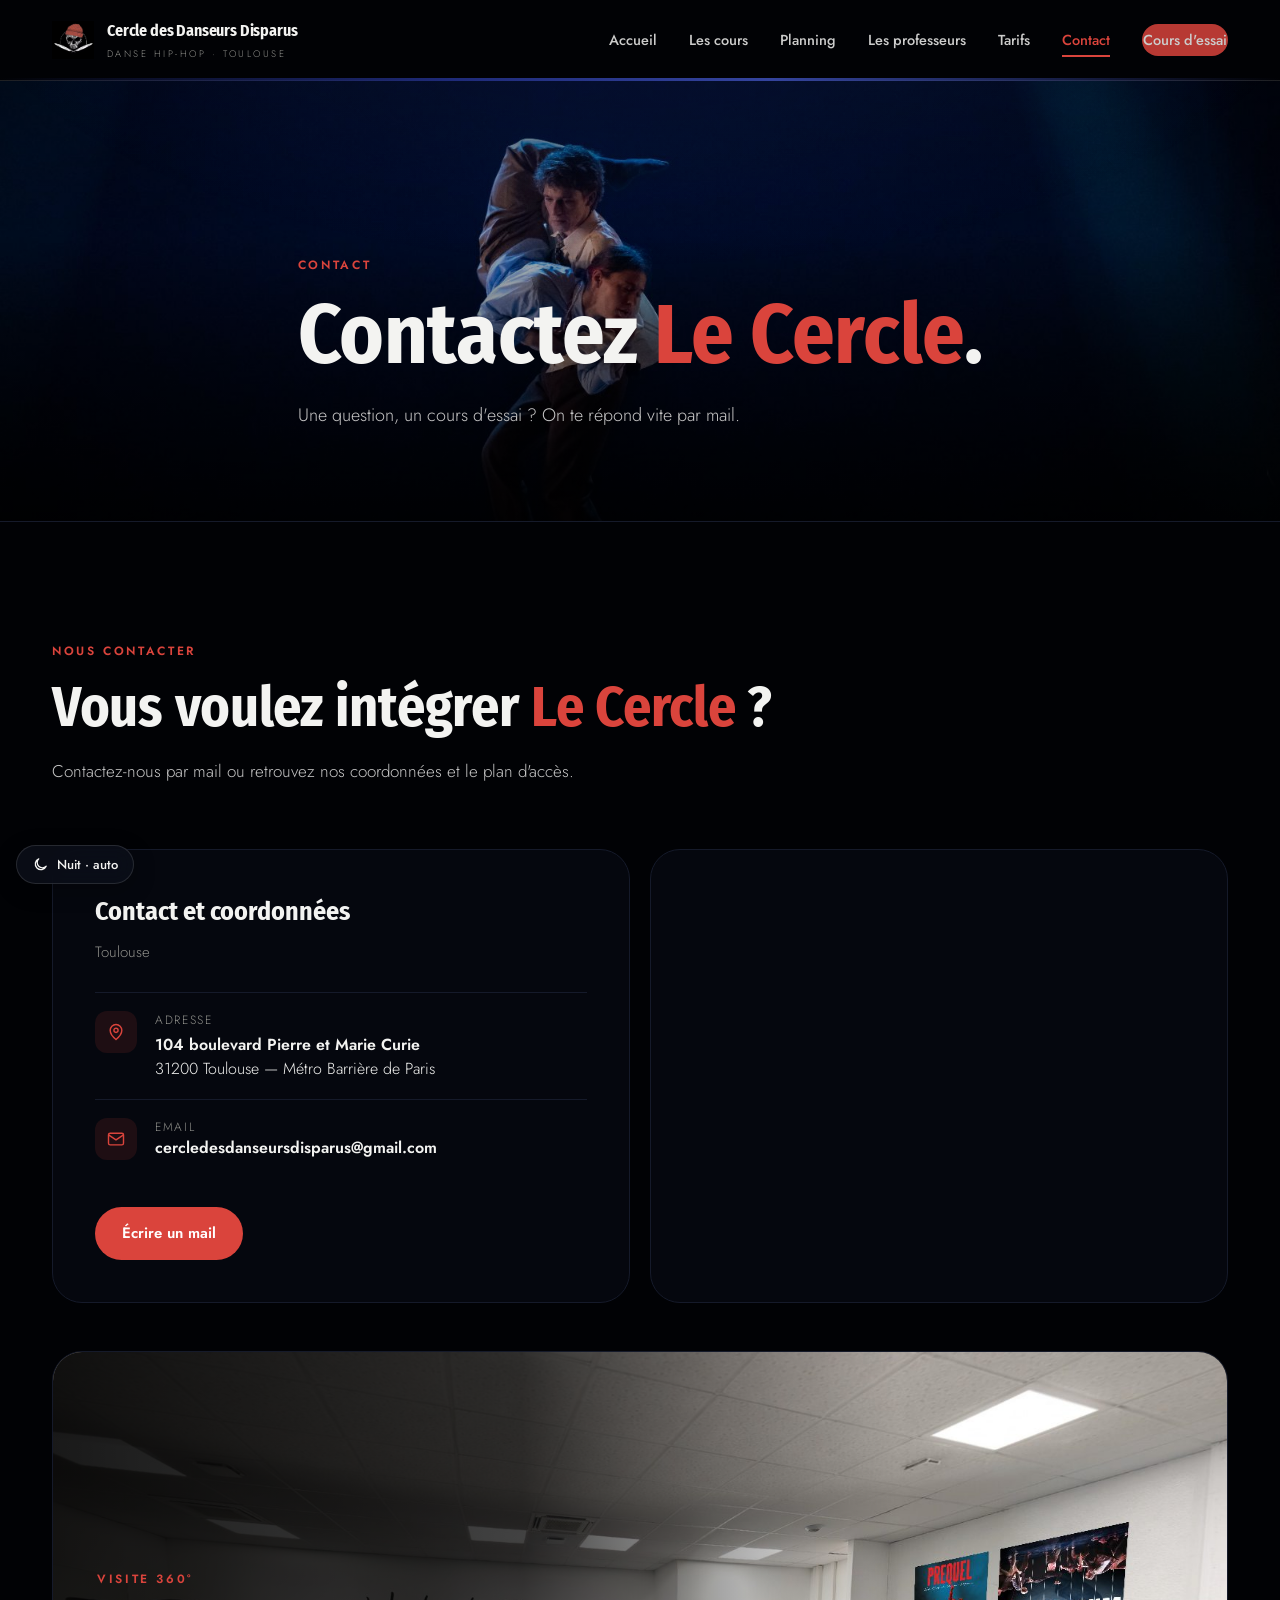
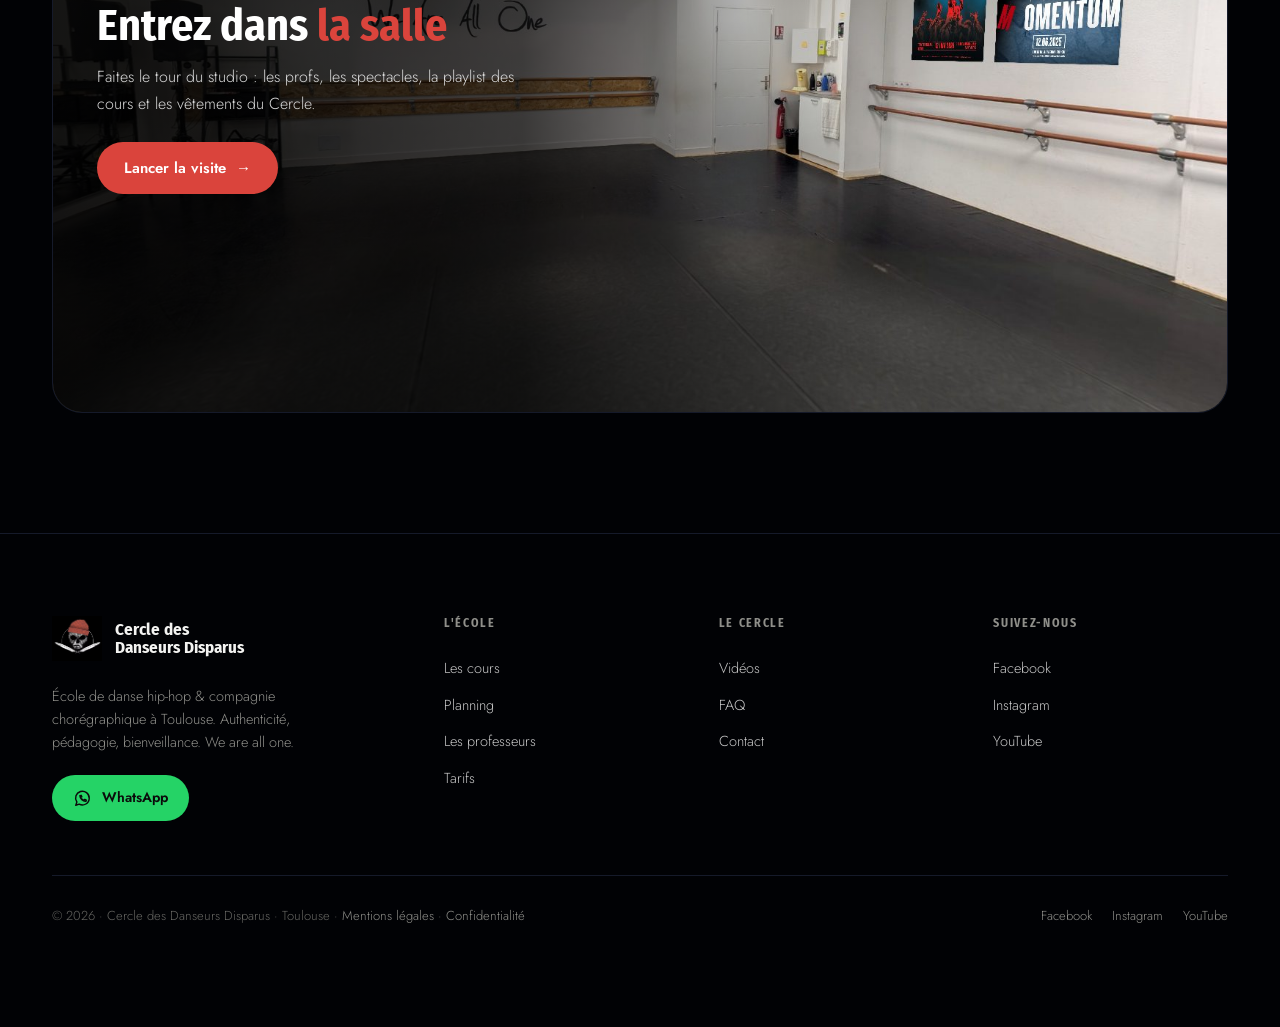
<file: contact.html>
<!DOCTYPE html>
<html lang="fr">
<head>
<meta charset="UTF-8" />
<meta name="viewport" content="width=device-width, initial-scale=1.0" />
<meta name="description" content="Contactez le Cercle des Danseurs Disparus, école de danse hip-hop à Toulouse : adresse, email et plan d'accès pour réserver votre cours d'essai gratuit." />
<title>Contact — École de Danse Hip-Hop à Toulouse | Le Cercle</title>
<link rel="icon" href="assets/logo.png" type="image/png" />
<link rel="canonical" href="https://www.cercledesdanseursdisparus.com/contact" />
<meta property="og:type" content="website" />
<meta property="og:site_name" content="Cercle des Danseurs Disparus" />
<meta property="og:title" content="Contact — École de Danse Hip-Hop à Toulouse | Le Cercle" />
<meta property="og:description" content="Contactez le Cercle des Danseurs Disparus, école de danse hip-hop à Toulouse : adresse, email et plan d'accès pour réserver votre cours d'essai gratuit." />
<meta property="og:image" content="https://www.cercledesdanseursdisparus.com/assets/gal-21.jpg" />
<meta property="og:url" content="https://www.cercledesdanseursdisparus.com/contact" />
<meta property="og:locale" content="fr_FR" />
<meta name="twitter:card" content="summary_large_image" />
<meta name="twitter:title" content="Contact — École de Danse Hip-Hop à Toulouse | Le Cercle" />
<meta name="twitter:description" content="Contactez le Cercle des Danseurs Disparus, école de danse hip-hop à Toulouse : adresse, email et plan d'accès pour réserver votre cours d'essai gratuit." />
<meta name="twitter:image" content="https://www.cercledesdanseursdisparus.com/assets/gal-21.jpg" />
<script type="application/ld+json">
{
  "@context": "https://schema.org",
  "@type": ["EducationalOrganization", "LocalBusiness"],
  "@id": "https://www.cercledesdanseursdisparus.com/#organization",
  "name": "Cercle des Danseurs Disparus",
  "alternateName": "C3D",
  "legalName": "CERCLE DES DANSEURS DISPARUS",
  "identifier": [
    { "@type": "PropertyValue", "name": "SIRET", "value": "83061847600022" },
    { "@type": "PropertyValue", "name": "SIREN", "value": "830618476" }
  ],
  "founder": { "@type": "Person", "name": "Ifrah Zerarda" },
  "description": "\u00c9cole de danse hip-hop et compagnie chor\u00e9graphique \u00e0 Toulouse depuis 2015 : break, house, urban contemporain, floorwork et \u00e9veil danse pour enfants, ados et adultes.",
  "url": "https://www.cercledesdanseursdisparus.com/",
  "logo": "https://www.cercledesdanseursdisparus.com/assets/logo.png",
  "image": "https://www.cercledesdanseursdisparus.com/assets/gal-13.jpg",
  "email": "cercledesdanseursdisparus@gmail.com",
  "foundingDate": "2015",
  "address": {
    "@type": "PostalAddress",
    "streetAddress": "104 boulevard Pierre et Marie Curie",
    "postalCode": "31200",
    "addressLocality": "Toulouse",
    "addressCountry": "FR"
  },
  "areaServed": { "@type": "City", "name": "Toulouse" },
  "sameAs": [
    "https://www.facebook.com/p/Cercle-des-danseurs-disparus",
    "https://www.instagram.com/cercledesdanseursdisparus/",
    "https://www.youtube.com/@cercledesdanseursdisparus2920"
  ]
}
</script>
<link rel="stylesheet" href="moderne.css" />
<link rel="stylesheet" href="ciel.css" />
<script src="ciel.js"></script>
</head>
<body>

<header class="mnav">
  <div class="mnav-in">
    <a class="mbrand" href="/"><img src="assets/logo.png" alt="C3D" /><div><b>Cercle des Danseurs Disparus</b><span>Danse hip-hop · Toulouse</span></div></a>
    <nav class="mmenu">
      <a href="/">Accueil</a>
      <a href="/cours">Les cours</a>
      <a href="/planning">Planning</a>
      <a href="/professeurs">Les professeurs</a>
      <a href="/tarifs">Tarifs</a>
      <a href="/contact" class="active">Contact</a>
      <a class="btn btn-red" href="mailto:cercledesdanseursdisparus@gmail.com?subject=Cours%20d%27essai">Cours d'essai</a>
    </nav>
    <button class="mburger" aria-label="Menu">☰</button>
  </div>
</header>

<!-- PAGE HEADER -->
<section class="phead has-photo">
  <div class="phead-bg"><img src="assets/gal-21.jpg" alt="Le Cercle des Danseurs Disparus"  loading="eager" fetchpriority="high" /></div>
  <div class="container">
    <h1><span class="kicker">Contact</span>Contactez <em>Le Cercle</em>.</h1>
    <p>Une question, un cours d'essai ? On te répond vite par mail.</p>
  </div>
</section>

<!-- CONTACT -->
<section class="section" id="contact">
  <div class="container">
    <div class="shead reveal">
      <span class="kicker">Nous contacter</span>
      <h2>Vous voulez intégrer <em>Le Cercle</em> ?</h2>
      <p>Contactez-nous par mail ou retrouvez nos coordonnées et le plan d'accès.</p>
    </div>
    <div class="contact-grid reveal">
      <div class="cbox">
        <h3>Contact et coordonnées</h3>
        <div class="sub">Toulouse</div>
        <div class="crow"><span class="ci"><svg viewBox="0 0 24 24"><path d="M12 21s-7-5.5-7-11a7 7 0 0 1 14 0c0 5.5-7 11-7 11z"/><circle cx="12" cy="10" r="2.5"/></svg></span><div><div class="k">Adresse</div><div class="v"><b>104 boulevard Pierre et Marie Curie</b><br />31200 Toulouse — Métro Barrière de Paris</div></div></div>
        <div class="crow"><span class="ci"><svg viewBox="0 0 24 24"><rect x="3" y="5" width="18" height="14" rx="2"/><path d="M3 7l9 6 9-6"/></svg></span><div><div class="k">Email</div><a class="v" href="mailto:cercledesdanseursdisparus@gmail.com"><b>cercledesdanseursdisparus@gmail.com</b></a></div></div>
        <div class="cbtns">
          <a class="btn btn-red" href="mailto:cercledesdanseursdisparus@gmail.com">Écrire un mail</a>
        </div>
      </div>
      <div class="cmap">
        <iframe title="Plan d'accès" loading="lazy" src="https://maps.google.com/maps?q=104%20boulevard%20Pierre%20et%20Marie%20Curie%2031200%20Toulouse&t=&z=15&ie=UTF8&iwloc=&output=embed"></iframe>
      </div>
    </div>

    <!-- VISITE 360° : chargée seulement au clic, sans quitter la page -->
    <div class="visite360 reveal" id="visite-360">
      <img src="assets/visite-360.jpg" alt="La salle de danse du Cercle des Danseurs Disparus" loading="lazy" decoding="async" />
      <div class="v360-txt">
        <span class="kicker">Visite 360°</span>
        <h3>Entrez dans <em>la salle</em></h3>
        <p>Faites le tour du studio : les profs, les spectacles, la playlist des cours et les vêtements du Cercle.</p>
        <button class="btn btn-red" type="button" data-visite="visite-360.html">Lancer la visite <span class="ar">→</span></button>
      </div>
    </div>
  </div>
</section>

<footer class="mfoot">
  <div class="container">
    <div class="mfoot-top">
      <div>
        <div class="fb"><img src="assets/logo.png" alt="C3D" /><b>Cercle des<br />Danseurs Disparus</b></div>
        <p class="fdesc">École de danse hip-hop &amp; compagnie chorégraphique à Toulouse. Authenticité, pédagogie, bienveillance. We are all one.</p>
        <a class="btn btn-wa fwa" href="https://wa.me/33674048003" target="_blank" rel="noopener"><svg viewBox="0 0 24 24" aria-hidden="true"><path d="M20.5 11.6a8.6 8.6 0 0 1-12.7 7.5L3.5 20.5l1.4-4.1A8.6 8.6 0 1 1 20.5 11.6z"/><path d="M9 9.2c.3 1.9 2.2 4.2 4.6 5.1l1.3-1.2 1.9.9-.4 1.6c-3.6.4-7.6-3.4-7.7-7.1l1.6-.5.9 1.9z"/></svg>WhatsApp</a>
      </div>
      <div class="fcol"><h3>L'école</h3><a href="/cours">Les cours</a><a href="/planning">Planning</a><a href="/professeurs">Les professeurs</a><a href="/tarifs">Tarifs</a></div>
      <div class="fcol"><h3>Le Cercle</h3><a href="/#videos">Vidéos</a><a href="/#faq">FAQ</a><a href="/contact">Contact</a></div>
      <div class="fcol"><h3>Suivez-nous</h3><a href="https://www.facebook.com/p/Cercle-des-danseurs-disparus" target="_blank" rel="noopener">Facebook</a><a href="https://www.instagram.com/cercledesdanseursdisparus/" target="_blank" rel="noopener">Instagram</a><a href="https://www.youtube.com/@cercledesdanseursdisparus2920" target="_blank" rel="noopener">YouTube</a></div>
    </div>
    <div class="mfoot-bot">
      <span>© 2026 · Cercle des Danseurs Disparus · Toulouse · <a href="/mentions-legales">Mentions légales</a> · <a href="/politique-de-confidentialite">Confidentialité</a></span>
      <div class="socials"><a href="https://www.facebook.com/p/Cercle-des-danseurs-disparus" target="_blank" rel="noopener">Facebook</a><a href="https://www.instagram.com/cercledesdanseursdisparus/" target="_blank" rel="noopener">Instagram</a><a href="https://www.youtube.com/@cercledesdanseursdisparus2920" target="_blank" rel="noopener">YouTube</a></div>
    </div>
  </div>
</footer>


<script src="moderne.js"></script>
</body>
</html>
</file>
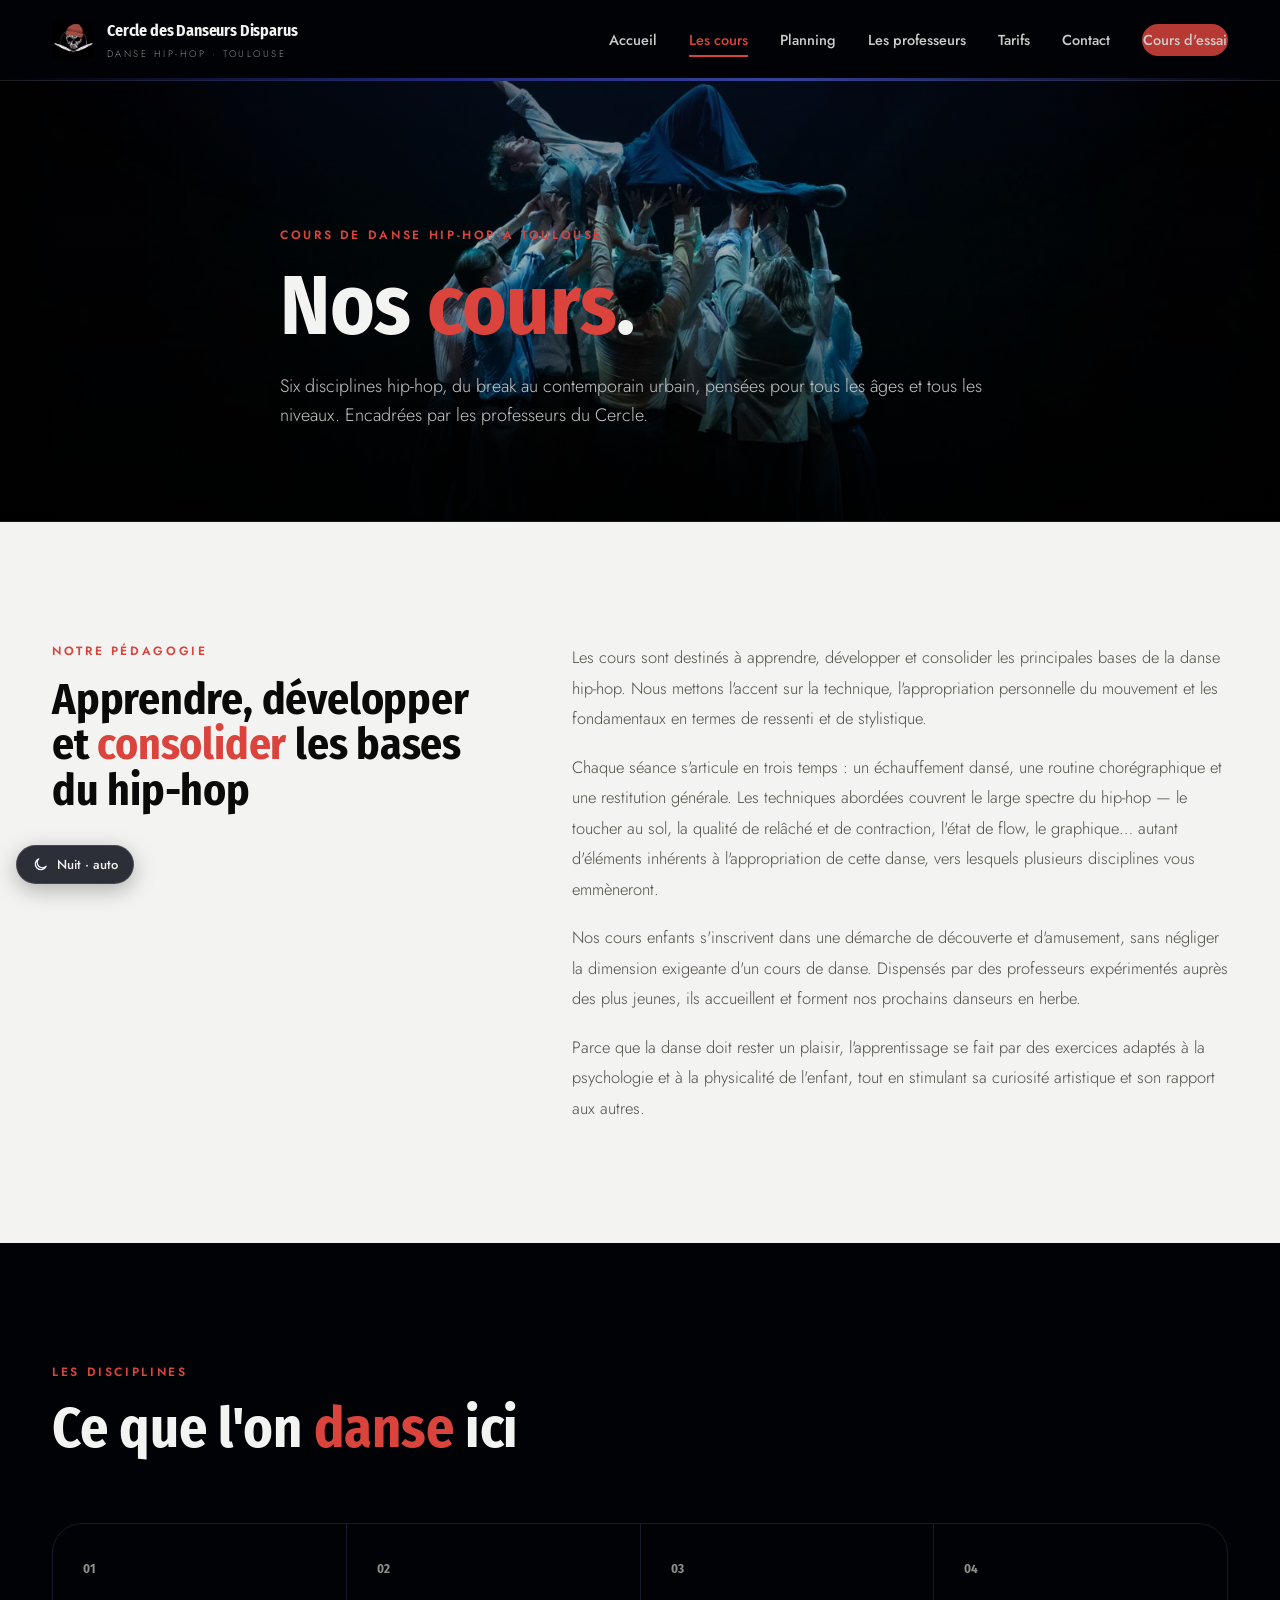
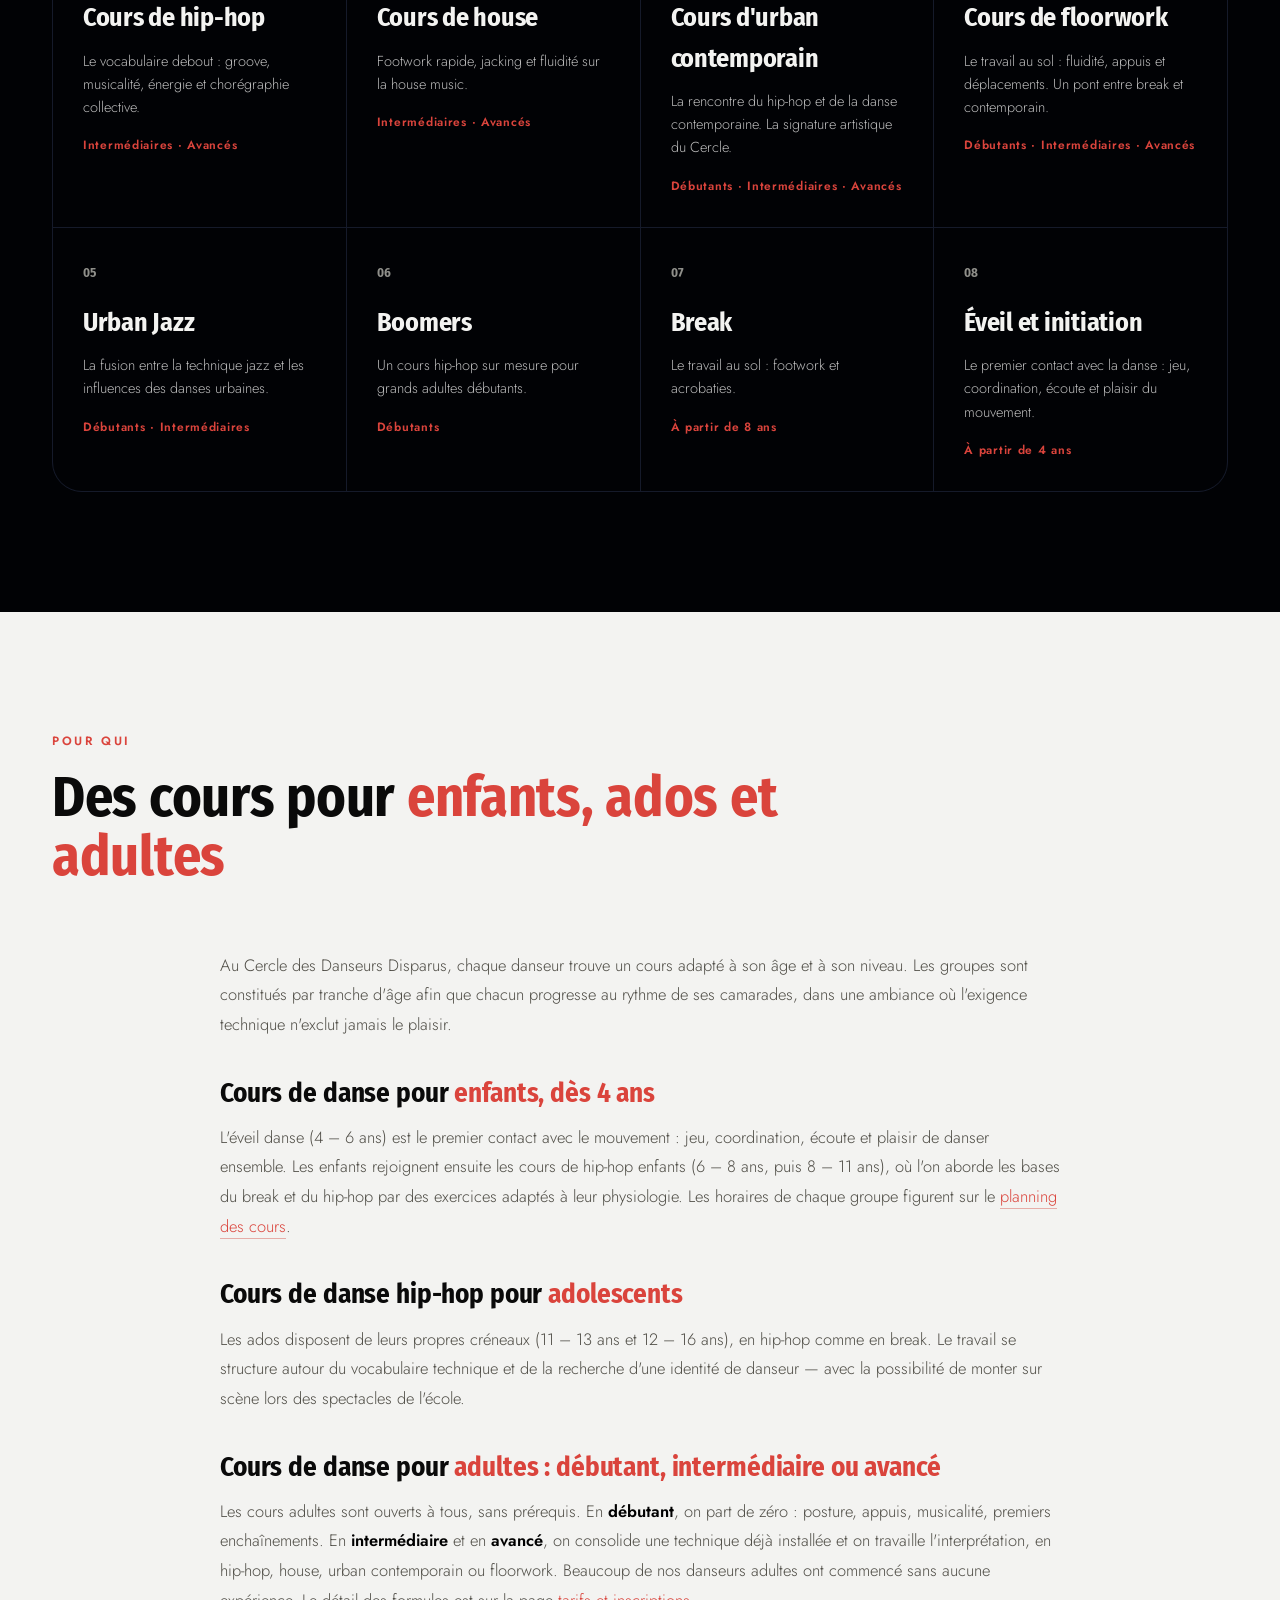
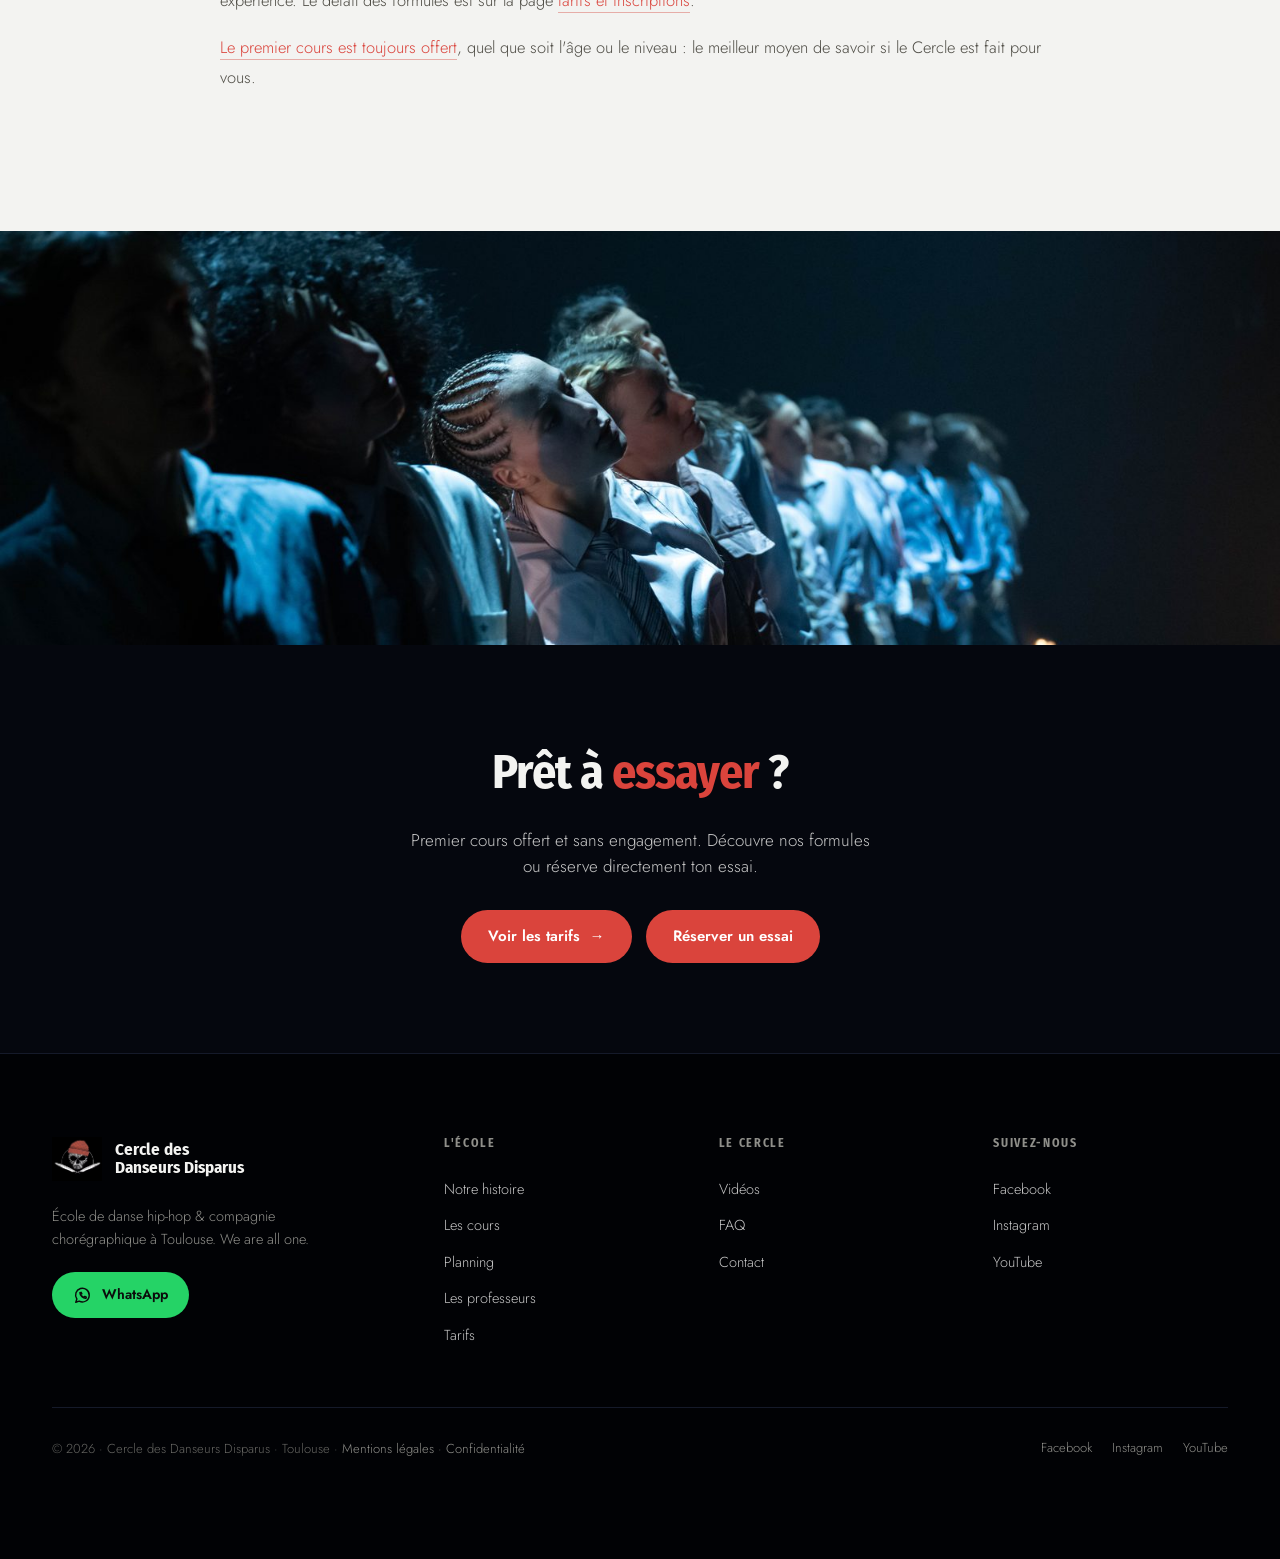
<file: cours.html>
<!DOCTYPE html>
<html lang="fr">
<head>
<meta charset="UTF-8" />
<meta name="viewport" content="width=device-width, initial-scale=1.0" />
<meta name="description" content="Cours de hip-hop, break, house, urban contemporain, floorwork et urban street à Toulouse, pour enfants dès 4 ans, ados et adultes, tous niveaux." />
<title>Cours de Hip-Hop, Break, House, Urban Contemporain — Toulouse</title>
<link rel="icon" href="assets/logo.png" type="image/png" />
<link rel="canonical" href="https://www.cercledesdanseursdisparus.com/cours" />
<meta property="og:type" content="website" />
<meta property="og:site_name" content="Cercle des Danseurs Disparus" />
<meta property="og:title" content="Cours de Hip-Hop, Break, House, Urban Contemporain — Toulouse" />
<meta property="og:description" content="Cours de hip-hop, break, house, urban contemporain, floorwork et urban street à Toulouse, pour enfants dès 4 ans, ados et adultes, tous niveaux." />
<meta property="og:image" content="https://www.cercledesdanseursdisparus.com/assets/gal-17.jpg" />
<meta property="og:url" content="https://www.cercledesdanseursdisparus.com/cours" />
<meta property="og:locale" content="fr_FR" />
<meta name="twitter:card" content="summary_large_image" />
<meta name="twitter:title" content="Cours de Hip-Hop, Break, House, Urban Contemporain — Toulouse" />
<meta name="twitter:description" content="Cours de hip-hop, break, house, urban contemporain, floorwork et urban street à Toulouse, pour enfants dès 4 ans, ados et adultes, tous niveaux." />
<meta name="twitter:image" content="https://www.cercledesdanseursdisparus.com/assets/gal-17.jpg" />
<script type="application/ld+json">
{
  "@context": "https://schema.org",
  "@type": ["EducationalOrganization", "LocalBusiness"],
  "@id": "https://www.cercledesdanseursdisparus.com/#organization",
  "name": "Cercle des Danseurs Disparus",
  "alternateName": "C3D",
  "legalName": "CERCLE DES DANSEURS DISPARUS",
  "identifier": [
    { "@type": "PropertyValue", "name": "SIRET", "value": "83061847600022" },
    { "@type": "PropertyValue", "name": "SIREN", "value": "830618476" }
  ],
  "founder": { "@type": "Person", "name": "Ifrah Zerarda" },
  "description": "\u00c9cole de danse hip-hop et compagnie chor\u00e9graphique \u00e0 Toulouse depuis 2015 : break, house, urban contemporain, floorwork et \u00e9veil danse pour enfants, ados et adultes.",
  "url": "https://www.cercledesdanseursdisparus.com/",
  "logo": "https://www.cercledesdanseursdisparus.com/assets/logo.png",
  "image": "https://www.cercledesdanseursdisparus.com/assets/gal-13.jpg",
  "email": "cercledesdanseursdisparus@gmail.com",
  "foundingDate": "2015",
  "address": {
    "@type": "PostalAddress",
    "streetAddress": "104 boulevard Pierre et Marie Curie",
    "postalCode": "31200",
    "addressLocality": "Toulouse",
    "addressCountry": "FR"
  },
  "areaServed": { "@type": "City", "name": "Toulouse" },
  "sameAs": [
    "https://www.facebook.com/p/Cercle-des-danseurs-disparus",
    "https://www.instagram.com/cercledesdanseursdisparus/",
    "https://www.youtube.com/@cercledesdanseursdisparus2920"
  ]
}
</script>
<link rel="stylesheet" href="moderne.css" />
<link rel="stylesheet" href="ciel.css" />
<script src="ciel.js"></script>
<style>
  /* styles détaillés */
  .styles-grid{display:grid;grid-template-columns:repeat(4,1fr);gap:1px;background:var(--line);border:1px solid var(--line);border-radius:var(--rl);overflow:hidden}
  .style{background:var(--ink);padding:32px 30px;transition:.25s;position:relative}
  .style:hover{background:var(--coal2)}
  .style .num{font-family:'Fira Sans Condensed',sans-serif;font-weight:700;font-size:13px;color:var(--mut)}
  .style h3{font-family:'Fira Sans Condensed',sans-serif;font-weight:700;font-size:26px;margin:18px 0 10px;letter-spacing:-.01em}
  .style p{font-size:14.5px;color:#bababa;line-height:1.6}
  .style .lvl{margin-top:18px;font-size:12px;font-weight:600;letter-spacing:.06em;color:var(--red)}
  @media(max-width:960px){.styles-grid{grid-template-columns:1fr 1fr}}
  @media(max-width:560px){.styles-grid{grid-template-columns:1fr}}

  /* planning */
  .legend{display:flex;gap:18px;flex-wrap:wrap;align-items:center;margin-bottom:32px}
  .legend span{display:flex;align-items:center;gap:8px;font-size:13px;color:var(--mut)}
  .legend i{width:14px;height:14px;border-radius:4px;display:inline-block}
  .leg-lab{font-size:11px!important;letter-spacing:.16em;text-transform:uppercase;color:var(--mut2)!important}
  .leg-sep{width:1px;height:18px;background:var(--line)}
  .lg-deb{background:transparent;border:1.5px solid var(--red)}
  .lg-tous{background:var(--coal2);border:1.5px solid var(--line)}
  .lg-kids{background:rgba(218,68,60,.16);border:1.5px solid rgba(218,68,60,.4)}
  .lg-new{width:24px;border-radius:100px;background:var(--red)}
  .lg-studio{background:var(--coal2);border:1.5px solid var(--line)}
  .lg-mz{background:var(--coal2);border:1.5px solid var(--line);border-left:4px solid var(--red);border-radius:4px}
  .planning{overflow-x:auto;padding-bottom:8px;-webkit-overflow-scrolling:touch}
  .week{display:grid;grid-template-columns:repeat(4,minmax(184px,1fr));gap:14px;min-width:780px;align-items:start}
  .day{display:flex;flex-direction:column;gap:12px}
  .day .dh{font-family:'Fira Sans Condensed',sans-serif;font-weight:700;font-size:16px;letter-spacing:.05em;padding:12px 16px;min-height:56px;background:var(--coal);border:1px solid var(--line);border-radius:14px;text-align:center;text-transform:uppercase;display:flex;flex-direction:column;align-items:center;justify-content:center}
  .day .dh.alt{background:var(--red);border-color:var(--red);color:#fff}
  .day .dh .ven{font-family:'Jost',sans-serif;font-weight:500;font-size:9.5px;letter-spacing:.16em;margin-top:3px;text-transform:uppercase;opacity:.9}
  .slot .nm .newp{display:inline-block;margin-left:6px;font-family:'Jost',sans-serif;font-size:9px;font-weight:600;letter-spacing:.08em;text-transform:uppercase;background:var(--red);color:#fff;padding:2px 7px;border-radius:100px;vertical-align:middle}
  .slot{border-radius:16px;padding:16px 16px 15px;border:1px solid var(--line);background:var(--coal);transition:.25s var(--ease);cursor:default}
  .slot:hover{transform:translateY(-3px);box-shadow:0 16px 30px -20px rgba(0,0,0,.7)}
  .slot .time{font-family:'Fira Sans Condensed',sans-serif;font-weight:700;font-size:13px;color:var(--mut);margin-bottom:8px}
  .slot .nm{font-family:'Fira Sans Condensed',sans-serif;font-weight:600;font-size:17px;line-height:1.15}
  .slot .who{font-size:13px;color:var(--mut);margin-top:6px}
  .slot .chip{display:inline-block;margin-top:12px;font-size:11px;font-weight:600;letter-spacing:.05em;padding:4px 11px;border-radius:100px}
  .slot.deb{border-color:rgba(209,68,58,.55)}.slot.deb .chip{border:1px solid var(--red);color:var(--red)}
  .slot.exp{background:var(--red);border-color:var(--red)}.slot.exp .time{color:rgba(255,255,255,.8)}.slot.exp .who{color:rgba(255,255,255,.85)}.slot.exp .chip{background:rgba(0,0,0,.18);color:#fff}
  .slot.tous .chip{background:var(--coal2);color:#cdcdcd;border:1px solid var(--line)}
  .slot.kids{background:rgba(209,68,58,.1);border-color:rgba(209,68,58,.35)}.slot.kids .chip{background:rgba(209,68,58,.18);color:var(--ember)}
  .slot.mz{border-left:3px solid var(--red)}
  .slot.empty{background:transparent;border-style:dashed;border-color:var(--line);min-height:96px;display:flex;align-items:center;justify-content:center;color:var(--mut2);font-size:13px}

  /* professeurs */
  .profs{display:grid;grid-template-columns:repeat(3,1fr);gap:22px}
  .prof{background:var(--coal);border:1px solid var(--line);border-radius:var(--rl);overflow:hidden;transition:.25s}
  .prof:hover{transform:translateY(-5px);border-color:var(--red)}
  .prof .pimg{aspect-ratio:4/5;background:#000;position:relative}
  .prof .pimg .ph{position:absolute;inset:0;border:0}
  .prof .pbody{padding:24px}
  .prof h4{font-family:'Fira Sans Condensed',sans-serif;font-weight:700;font-size:21px}
  .prof .role{font-size:13px;font-weight:600;color:var(--red);margin-top:4px;letter-spacing:.02em}
  .prof p{font-size:14px;color:#bababa;line-height:1.6;margin-top:14px}
  .prof .pstyles{display:flex;flex-wrap:wrap;gap:7px;margin-top:16px}
  .prof .pstyles span{font-size:11.5px;font-weight:500;background:var(--coal2);border:1px solid var(--line);padding:4px 11px;border-radius:100px;color:#cdcdcd}
  @media(max-width:860px){.profs{grid-template-columns:1fr 1fr}}
  @media(max-width:560px){.profs{grid-template-columns:1fr}}

  /* pédagogie */
  .peda{display:grid;grid-template-columns:.82fr 1.18fr;gap:64px;align-items:start}
  .peda-head{position:sticky;top:104px}
  .peda-head .kicker{display:block}
  .peda-head h2{font-family:'Fira Sans Condensed',sans-serif;font-weight:700;font-size:clamp(28px,3.4vw,46px);line-height:1.05;letter-spacing:-.005em;margin-top:16px}
  .peda-head h2 em{font-style:normal;color:var(--red)}
  .peda-body p{font-size:16.5px;line-height:1.85;color:#c9c9c9;margin-bottom:18px}
  .peda-body p:last-child{margin-bottom:0}
  .peda-body p b{color:var(--paper);font-weight:600}
  @media(max-width:860px){.peda{grid-template-columns:1fr;gap:26px}.peda-head{position:static}}

  /* profils professeurs */
  .profiles{display:flex;flex-direction:column;gap:28px}
  .profile{display:grid;grid-template-columns:320px 1fr;background:var(--coal);border:1px solid var(--line);border-radius:var(--rl);overflow:hidden}
  .profile .pphoto{position:sticky;top:90px;align-self:start;background:#000;aspect-ratio:3/4;overflow:hidden}
  .profile .pphoto .ph{position:absolute;inset:0;border:0}
  .profile .pinfo{padding:40px 42px}
  .profile .prole{font-family:'Jost',sans-serif;font-size:11px;font-weight:600;letter-spacing:.22em;text-transform:uppercase;color:var(--red)}
  .profile h3{font-family:'Fira Sans Condensed',sans-serif;font-weight:700;font-size:clamp(26px,3vw,38px);line-height:1;margin:10px 0 20px;letter-spacing:.005em}
  .profile p{font-size:15px;line-height:1.75;color:#bdbdbd;margin-bottom:13px}
  .profile p:last-child{margin-bottom:0}
  .profile .ptags{display:flex;flex-wrap:wrap;gap:7px;margin-top:22px}
  .profile .ptags span{font-size:11.5px;font-weight:500;background:var(--coal2);border:1px solid var(--line);padding:5px 12px;border-radius:100px;color:#cdcdcd}
  @media(max-width:760px){.profile{grid-template-columns:1fr}.profile .pphoto{aspect-ratio:4/3;min-height:0}.profile .pinfo{padding:30px 24px}}
</style>
</head>
<body>

<header class="mnav">
  <div class="mnav-in">
    <a class="mbrand" href="/"><img src="assets/logo.png" alt="C3D" /><div><b>Cercle des Danseurs Disparus</b><span>Danse hip-hop · Toulouse</span></div></a>
    <nav class="mmenu">
      <a href="/">Accueil</a>
      <a href="/cours" class="active">Les cours</a>
      <a href="/planning">Planning</a>
      <a href="/professeurs">Les professeurs</a>
      <a href="/tarifs">Tarifs</a>
      <a href="/contact">Contact</a>
      <a class="btn btn-red" href="mailto:cercledesdanseursdisparus@gmail.com?subject=Cours%20d%27essai">Cours d'essai</a>
    </nav>
    <button class="mburger" aria-label="Menu">☰</button>
  </div>
</header>

<!-- PAGE HEADER -->
<section class="phead has-photo">
  <div class="phead-bg"><img src="assets/gal-22.jpg" alt="Cours de danse hip-hop au Cercle des Danseurs Disparus"  loading="eager" fetchpriority="high" /></div>
  <div class="container">
    <h1><span class="kicker">Cours de danse hip-hop à Toulouse</span>Nos <em>cours</em>.</h1>
    <p>Six disciplines hip-hop, du break au contemporain urbain, pensées pour tous les âges et tous les niveaux. Encadrées par les professeurs du Cercle.</p>
  </div>
</section>

<!-- PÉDAGOGIE -->
<section class="section light" id="pedagogie">
  <div class="container">
    <div class="peda">
      <div class="peda-head reveal">
        <span class="kicker">Notre pédagogie</span>
        <h2>Apprendre, développer et <em>consolider</em> les bases du hip-hop</h2>
      </div>
      <div class="peda-body reveal">
        <p>Les cours sont destinés à apprendre, développer et consolider les principales bases de la danse hip-hop. Nous mettons l'accent sur la technique, l'appropriation personnelle du mouvement et les fondamentaux en termes de ressenti et de stylistique.</p>
        <p>Chaque séance s'articule en trois temps : un échauffement dansé, une routine chorégraphique et une restitution générale. Les techniques abordées couvrent le large spectre du hip-hop — le toucher au sol, la qualité de relâché et de contraction, l'état de flow, le graphique… autant d'éléments inhérents à l'appropriation de cette danse, vers lesquels plusieurs disciplines vous emmèneront.</p>
        <p>Nos cours enfants s'inscrivent dans une démarche de découverte et d'amusement, sans négliger la dimension exigeante d'un cours de danse. Dispensés par des professeurs expérimentés auprès des plus jeunes, ils accueillent et forment nos prochains danseurs en herbe.</p>
        <p>Parce que la danse doit rester un plaisir, l'apprentissage se fait par des exercices adaptés à la psychologie et à la physicalité de l'enfant, tout en stimulant sa curiosité artistique et son rapport aux autres.</p>
      </div>
    </div>
  </div>
</section>

<!-- STYLES -->
<section class="section">
  <div class="container">
    <div class="shead reveal">
      <span class="kicker">Les disciplines</span>
      <h2>Ce que l'on <em>danse</em> ici</h2>
    </div>
    <div class="styles-grid reveal">
      <div class="style"><span class="num">01</span><h3>Cours de hip-hop</h3><p>Le vocabulaire debout : groove, musicalité, énergie et chorégraphie collective.</p><div class="lvl">Intermédiaires · Avancés</div></div>
      <div class="style"><span class="num">02</span><h3>Cours de house</h3><p>Footwork rapide, jacking et fluidité sur la house music.</p><div class="lvl">Intermédiaires · Avancés</div></div>
      <div class="style"><span class="num">03</span><h3>Cours d'urban contemporain</h3><p>La rencontre du hip-hop et de la danse contemporaine. La signature artistique du Cercle.</p><div class="lvl">Débutants · Intermédiaires · Avancés</div></div>
      <div class="style"><span class="num">04</span><h3>Cours de floorwork</h3><p>Le travail au sol : fluidité, appuis et déplacements. Un pont entre break et contemporain.</p><div class="lvl">Débutants · Intermédiaires · Avancés</div></div>
      <div class="style"><span class="num">05</span><h3>Urban Jazz</h3><p>La fusion entre la technique jazz et les influences des danses urbaines.</p><div class="lvl">Débutants · Intermédiaires</div></div>
      <div class="style"><span class="num">06</span><h3>Boomers</h3><p>Un cours hip-hop sur mesure pour grands adultes débutants.</p><div class="lvl">Débutants</div></div>
      <div class="style"><span class="num">07</span><h3>Break</h3><p>Le travail au sol : footwork et acrobaties.</p><div class="lvl">À partir de 8 ans</div></div>
      <div class="style"><span class="num">08</span><h3>Éveil et initiation</h3><p>Le premier contact avec la danse : jeu, coordination, écoute et plaisir du mouvement.</p><div class="lvl">À partir de 4 ans</div></div>
    </div>
  </div>
</section>

<!-- PUBLICS -->
<section class="section light" id="publics">
  <div class="container">
    <div class="shead reveal">
      <span class="kicker">Pour qui</span>
      <h2>Des cours pour <em>enfants, ados et adultes</em></h2>
    </div>
    <div class="seo-copy reveal">
      <p>Au Cercle des Danseurs Disparus, chaque danseur trouve un cours adapté à son âge et à son niveau. Les groupes sont constitués par tranche d'âge afin que chacun progresse au rythme de ses camarades, dans une ambiance où l'exigence technique n'exclut jamais le plaisir.</p>

      <h3>Cours de danse pour <em>enfants, dès 4 ans</em></h3>
      <p>L'éveil danse (4 – 6 ans) est le premier contact avec le mouvement : jeu, coordination, écoute et plaisir de danser ensemble. Les enfants rejoignent ensuite les cours de hip-hop enfants (6 – 8 ans, puis 8 – 11 ans), où l'on aborde les bases du break et du hip-hop par des exercices adaptés à leur physiologie. Les horaires de chaque groupe figurent sur le <a class="lnk" href="/planning">planning des cours</a>.</p>

      <h3>Cours de danse hip-hop pour <em>adolescents</em></h3>
      <p>Les ados disposent de leurs propres créneaux (11 – 13 ans et 12 – 16 ans), en hip-hop comme en break. Le travail se structure autour du vocabulaire technique et de la recherche d'une identité de danseur — avec la possibilité de monter sur scène lors des spectacles de l'école.</p>

      <h3>Cours de danse pour <em>adultes : débutant, intermédiaire ou avancé</em></h3>
      <p>Les cours adultes sont ouverts à tous, sans prérequis. En <b>débutant</b>, on part de zéro : posture, appuis, musicalité, premiers enchaînements. En <b>intermédiaire</b> et en <b>avancé</b>, on consolide une technique déjà installée et on travaille l'interprétation, en hip-hop, house, urban contemporain ou floorwork. Beaucoup de nos danseurs adultes ont commencé sans aucune expérience. Le détail des formules est sur la page <a class="lnk" href="/tarifs">tarifs et inscriptions</a>.</p>

      <p><a class="lnk" href="/contact">Le premier cours est toujours offert</a>, quel que soit l'âge ou le niveau : le meilleur moyen de savoir si le Cercle est fait pour vous.</p>
    </div>
  </div>
</section>

<!-- PHOTO BAND -->
<section class="tband reveal"><img src="assets/gal-18.jpg" alt="Cours de danse hip-hop au Cercle des Danseurs Disparus"  loading="lazy" decoding="async" /></section>

<!-- CTA tarifs -->
<section class="section tight coal">
  <div class="container" style="text-align:center">
    <div class="reveal">
      <h2 class="display" style="font-weight:700;font-size:clamp(30px,4.4vw,48px);letter-spacing:-.02em">Prêt à <span class="red">essayer</span> ?</h2>
      <p style="color:#c6c6c6;font-size:17px;margin:18px auto 30px;max-width:480px">Premier cours offert et sans engagement. Découvre nos formules ou réserve directement ton essai.</p>
      <div style="display:flex;gap:14px;justify-content:center;flex-wrap:wrap">
        <a class="btn btn-red" href="/tarifs">Voir les tarifs <span class="ar">→</span></a>
        <a class="btn btn-red" href="mailto:cercledesdanseursdisparus@gmail.com?subject=Cours%20d%27essai">Réserver un essai</a>
      </div>
    </div>
  </div>
</section>

<footer class="mfoot">
  <div class="container">
    <div class="mfoot-top">
      <div>
        <div class="fb"><img src="assets/logo.png" alt="C3D" /><b>Cercle des<br />Danseurs Disparus</b></div>
        <p class="fdesc">École de danse hip-hop &amp; compagnie chorégraphique à Toulouse. We are all one.</p>
        <a class="btn btn-wa fwa" href="https://wa.me/33674048003" target="_blank" rel="noopener"><svg viewBox="0 0 24 24" aria-hidden="true"><path d="M20.5 11.6a8.6 8.6 0 0 1-12.7 7.5L3.5 20.5l1.4-4.1A8.6 8.6 0 1 1 20.5 11.6z"/><path d="M9 9.2c.3 1.9 2.2 4.2 4.6 5.1l1.3-1.2 1.9.9-.4 1.6c-3.6.4-7.6-3.4-7.7-7.1l1.6-.5.9 1.9z"/></svg>WhatsApp</a>
      </div>
      <div class="fcol"><h3>L'école</h3><a href="/#ecole">Notre histoire</a><a href="/cours">Les cours</a><a href="/planning">Planning</a><a href="/professeurs">Les professeurs</a><a href="/tarifs">Tarifs</a></div>
      <div class="fcol"><h3>Le Cercle</h3><a href="/#videos">Vidéos</a><a href="/#faq">FAQ</a><a href="/contact">Contact</a></div>
      <div class="fcol"><h3>Suivez-nous</h3><a href="https://www.facebook.com/p/Cercle-des-danseurs-disparus" target="_blank" rel="noopener">Facebook</a><a href="https://www.instagram.com/cercledesdanseursdisparus/" target="_blank" rel="noopener">Instagram</a><a href="https://www.youtube.com/@cercledesdanseursdisparus2920" target="_blank" rel="noopener">YouTube</a></div>
    </div>
    <div class="mfoot-bot">
      <span>© 2026 · Cercle des Danseurs Disparus · Toulouse · <a href="/mentions-legales">Mentions légales</a> · <a href="/politique-de-confidentialite">Confidentialité</a></span>
      <div class="socials"><a href="https://www.facebook.com/p/Cercle-des-danseurs-disparus" target="_blank" rel="noopener">Facebook</a><a href="https://www.instagram.com/cercledesdanseursdisparus/" target="_blank" rel="noopener">Instagram</a><a href="https://www.youtube.com/@cercledesdanseursdisparus2920" target="_blank" rel="noopener">YouTube</a></div>
    </div>
  </div>
</footer>


<script src="moderne.js"></script>
</body>
</html>
</file>
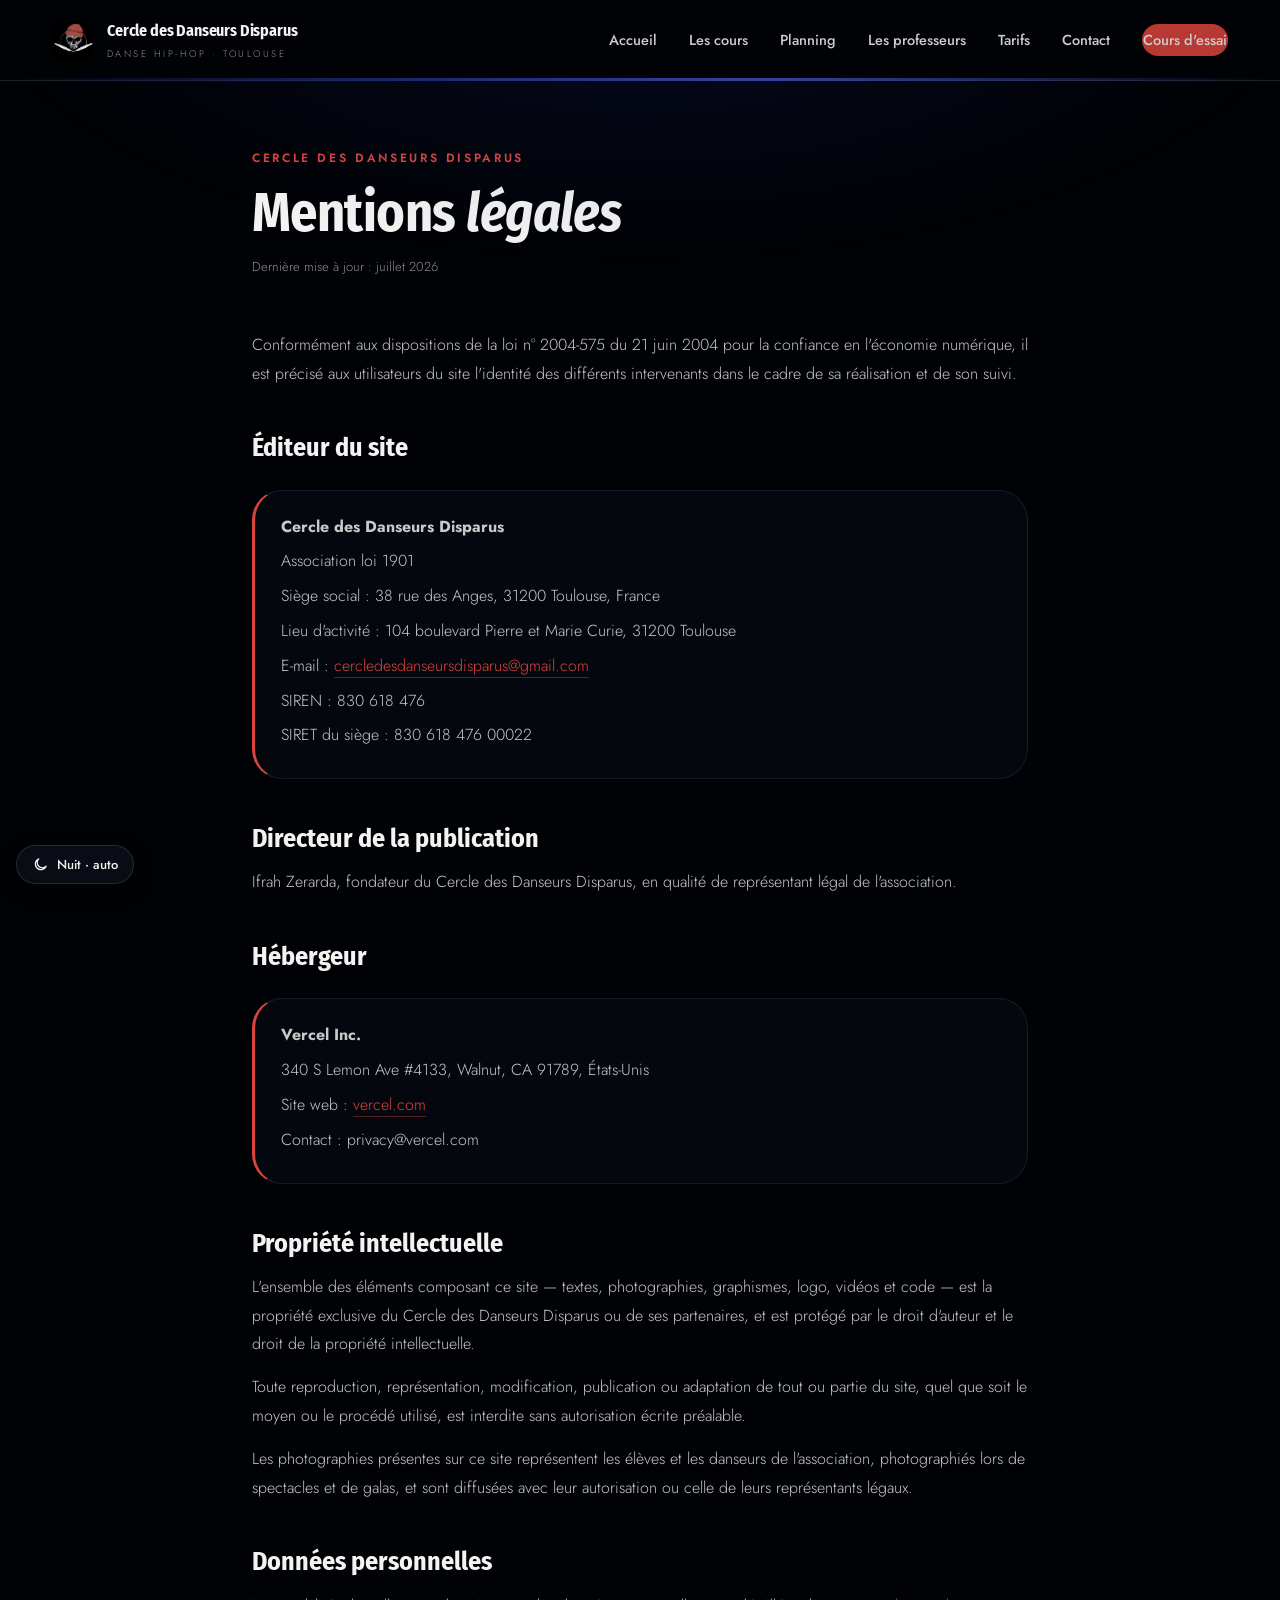
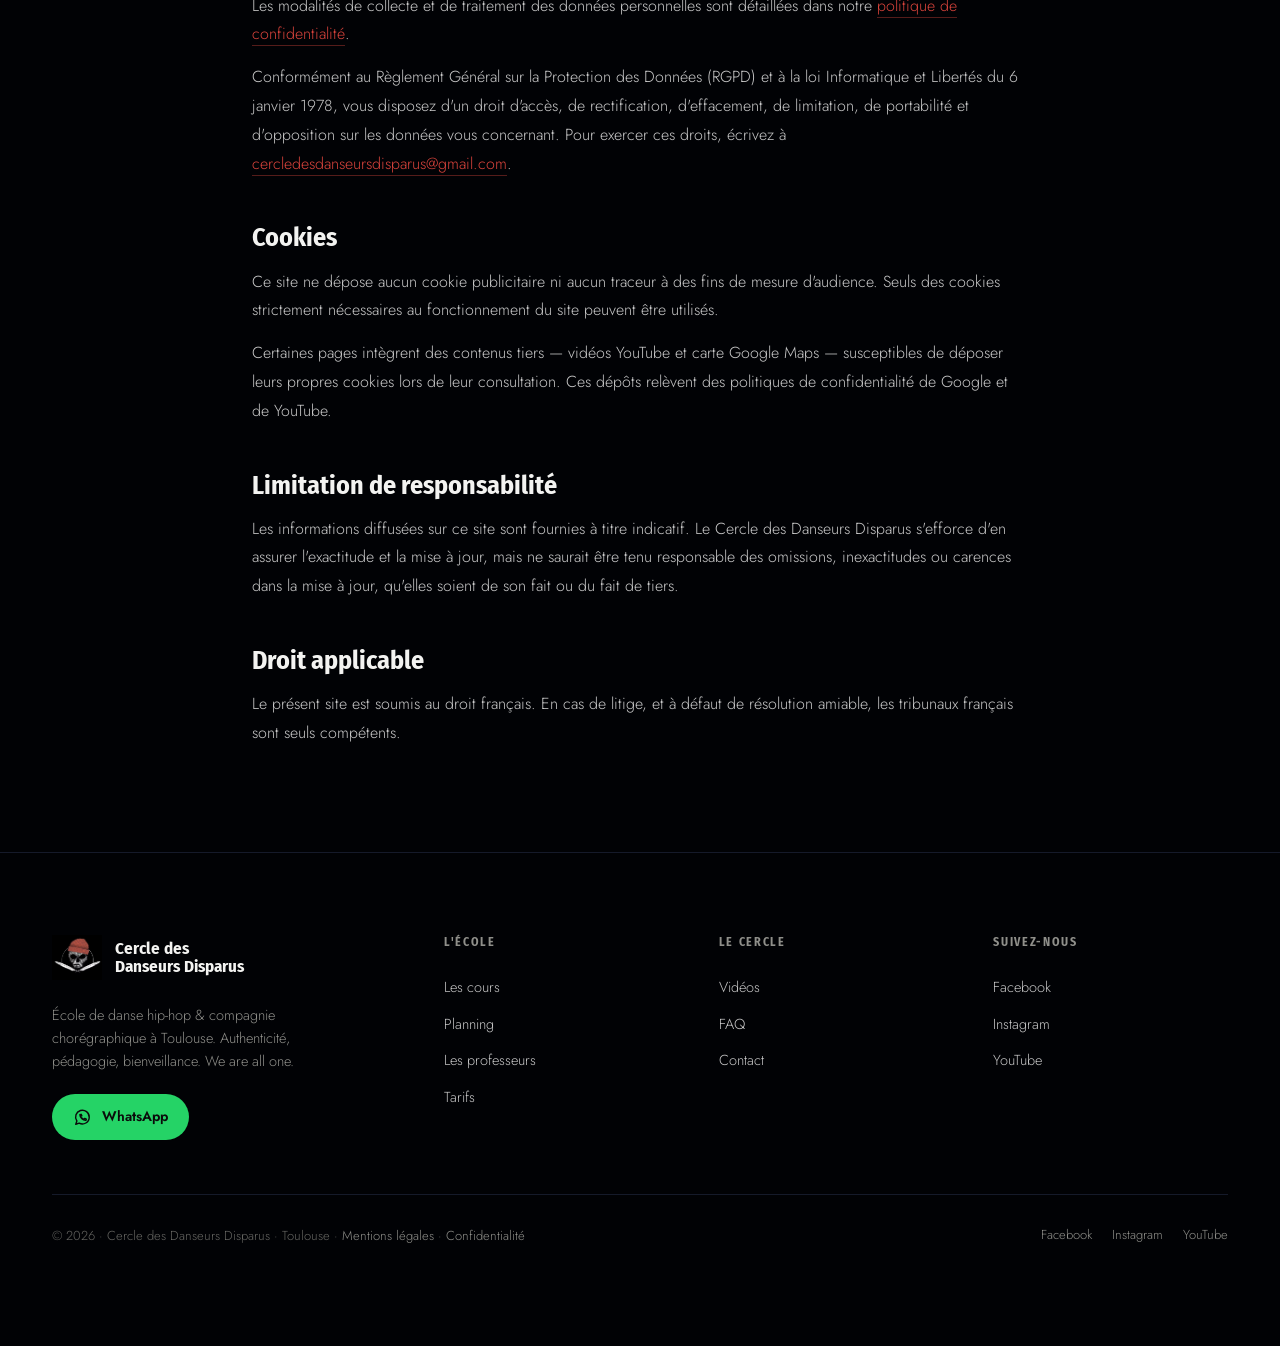
<file: mentions-legales.html>
<!DOCTYPE html>
<html lang="fr">
<head>
<meta charset="utf-8" />
<meta name="viewport" content="width=device-width, initial-scale=1" />
<title>Mentions légales — Cercle des Danseurs Disparus</title>
<meta name="description" content="Mentions légales du site du Cercle des Danseurs Disparus, école de danse hip-hop et compagnie chorégraphique à Toulouse depuis 2015." />
<meta name="robots" content="index, follow" />
<link rel="canonical" href="https://www.cercledesdanseursdisparus.com/mentions-legales" />
<meta property="og:type" content="website" />
<meta property="og:title" content="Mentions légales — Cercle des Danseurs Disparus" />
<meta property="og:description" content="Mentions légales du site du Cercle des Danseurs Disparus, école de danse hip-hop et compagnie chorégraphique à Toulouse depuis 2015." />
<meta property="og:url" content="https://www.cercledesdanseursdisparus.com/mentions-legales" />
<meta property="og:image" content="https://www.cercledesdanseursdisparus.com/assets/gal-13.jpg" />
<link rel="icon" href="assets/logo.png" />
<link rel="preconnect" href="https://fonts.googleapis.com" />
<link rel="preconnect" href="https://fonts.gstatic.com" crossorigin />
<link href="https://fonts.googleapis.com/css2?family=Fira+Sans+Condensed:wght@400;500;600;700&family=Jost:wght@300;400;500;600&display=swap" rel="stylesheet" />
<link rel="stylesheet" href="moderne.css" />
<link rel="stylesheet" href="ciel.css" />
<script src="ciel.js"></script>
</head>
<body>

<header class="mnav">
  <div class="mnav-in">
    <a class="mbrand" href="/"><img src="assets/logo.png" alt="C3D" /><div><b>Cercle des Danseurs Disparus</b><span>Danse hip-hop · Toulouse</span></div></a>
    <nav class="mmenu">
      <a href="/">Accueil</a>
      <a href="/cours">Les cours</a>
      <a href="/planning">Planning</a>
      <a href="/professeurs">Les professeurs</a>
      <a href="/tarifs">Tarifs</a>
      <a href="/contact">Contact</a>
      <a class="btn btn-red" href="mailto:cercledesdanseursdisparus@gmail.com?subject=Cours%20d%27essai">Cours d'essai</a>
    </nav>
    <button class="mburger" aria-label="Menu">☰</button>
  </div>
</header>


<section class="legal">
  <div class="container">
    <h1><span class="kicker">Cercle des Danseurs Disparus</span>Mentions <em>légales</em></h1>
    <p class="maj">Dernière mise à jour : juillet 2026</p>

    <p>Conformément aux dispositions de la loi n° 2004-575 du 21 juin 2004 pour la confiance en l'économie numérique, il est précisé aux utilisateurs du site l'identité des différents intervenants dans le cadre de sa réalisation et de son suivi.</p>

    <h2>Éditeur du site</h2>
    <div class="box">
      <p><b>Cercle des Danseurs Disparus</b></p>
      <p>Association loi 1901</p>
      <p>Siège social : 38 rue des Anges, 31200 Toulouse, France</p>
      <p>Lieu d'activité : 104 boulevard Pierre et Marie Curie, 31200 Toulouse</p>
      <p>E-mail : <a href="mailto:cercledesdanseursdisparus@gmail.com">cercledesdanseursdisparus@gmail.com</a></p>
      <p>SIREN : 830 618 476</p>
      <p>SIRET du siège : 830 618 476 00022</p>
    </div>

    <h2>Directeur de la publication</h2>
    <p>Ifrah Zerarda, fondateur du Cercle des Danseurs Disparus, en qualité de représentant légal de l'association.</p>

    <h2>Hébergeur</h2>
    <div class="box">
      <p><b>Vercel Inc.</b></p>
      <p>340 S Lemon Ave #4133, Walnut, CA 91789, États-Unis</p>
      <p>Site web : <a href="https://vercel.com" target="_blank" rel="noopener">vercel.com</a></p>
      <p>Contact : privacy@vercel.com</p>
    </div>

    <h2>Propriété intellectuelle</h2>
    <p>L'ensemble des éléments composant ce site — textes, photographies, graphismes, logo, vidéos et code — est la propriété exclusive du Cercle des Danseurs Disparus ou de ses partenaires, et est protégé par le droit d'auteur et le droit de la propriété intellectuelle.</p>
    <p>Toute reproduction, représentation, modification, publication ou adaptation de tout ou partie du site, quel que soit le moyen ou le procédé utilisé, est interdite sans autorisation écrite préalable.</p>
    <p>Les photographies présentes sur ce site représentent les élèves et les danseurs de l'association, photographiés lors de spectacles et de galas, et sont diffusées avec leur autorisation ou celle de leurs représentants légaux.</p>

    <h2>Données personnelles</h2>
    <p>Les modalités de collecte et de traitement des données personnelles sont détaillées dans notre <a href="/politique-de-confidentialite">politique de confidentialité</a>.</p>
    <p>Conformément au Règlement Général sur la Protection des Données (RGPD) et à la loi Informatique et Libertés du 6 janvier 1978, vous disposez d'un droit d'accès, de rectification, d'effacement, de limitation, de portabilité et d'opposition sur les données vous concernant. Pour exercer ces droits, écrivez à <a href="mailto:cercledesdanseursdisparus@gmail.com">cercledesdanseursdisparus@gmail.com</a>.</p>

    <h2>Cookies</h2>
    <p>Ce site ne dépose aucun cookie publicitaire ni aucun traceur à des fins de mesure d'audience. Seuls des cookies strictement nécessaires au fonctionnement du site peuvent être utilisés.</p>
    <p>Certaines pages intègrent des contenus tiers — vidéos YouTube et carte Google Maps — susceptibles de déposer leurs propres cookies lors de leur consultation. Ces dépôts relèvent des politiques de confidentialité de Google et de YouTube.</p>

    <h2>Limitation de responsabilité</h2>
    <p>Les informations diffusées sur ce site sont fournies à titre indicatif. Le Cercle des Danseurs Disparus s'efforce d'en assurer l'exactitude et la mise à jour, mais ne saurait être tenu responsable des omissions, inexactitudes ou carences dans la mise à jour, qu'elles soient de son fait ou du fait de tiers.</p>

    <h2>Droit applicable</h2>
    <p>Le présent site est soumis au droit français. En cas de litige, et à défaut de résolution amiable, les tribunaux français sont seuls compétents.</p>

  </div>
</section>

<footer class="mfoot">
  <div class="container">
    <div class="mfoot-top">
      <div>
        <div class="fb"><img src="assets/logo.png" alt="C3D" /><b>Cercle des<br />Danseurs Disparus</b></div>
        <p class="fdesc">École de danse hip-hop &amp; compagnie chorégraphique à Toulouse. Authenticité, pédagogie, bienveillance. We are all one.</p>
        <a class="btn btn-wa fwa" href="https://wa.me/33674048003" target="_blank" rel="noopener"><svg viewBox="0 0 24 24" aria-hidden="true"><path d="M20.5 11.6a8.6 8.6 0 0 1-12.7 7.5L3.5 20.5l1.4-4.1A8.6 8.6 0 1 1 20.5 11.6z"/><path d="M9 9.2c.3 1.9 2.2 4.2 4.6 5.1l1.3-1.2 1.9.9-.4 1.6c-3.6.4-7.6-3.4-7.7-7.1l1.6-.5.9 1.9z"/></svg>WhatsApp</a>
      </div>
      <div class="fcol"><h3>L'école</h3><a href="/cours">Les cours</a><a href="/planning">Planning</a><a href="/professeurs">Les professeurs</a><a href="/tarifs">Tarifs</a></div>
      <div class="fcol"><h3>Le Cercle</h3><a href="/#videos">Vidéos</a><a href="/#faq">FAQ</a><a href="/contact">Contact</a></div>
      <div class="fcol"><h3>Suivez-nous</h3><a href="https://www.facebook.com/p/Cercle-des-danseurs-disparus" target="_blank" rel="noopener">Facebook</a><a href="https://www.instagram.com/cercledesdanseursdisparus/" target="_blank" rel="noopener">Instagram</a><a href="https://www.youtube.com/@cercledesdanseursdisparus2920" target="_blank" rel="noopener">YouTube</a></div>
    </div>
    <div class="mfoot-bot">
      <span>© 2026 · Cercle des Danseurs Disparus · Toulouse · <a href="/mentions-legales">Mentions légales</a> · <a href="/politique-de-confidentialite">Confidentialité</a></span>
      <div class="socials"><a href="https://www.facebook.com/p/Cercle-des-danseurs-disparus" target="_blank" rel="noopener">Facebook</a><a href="https://www.instagram.com/cercledesdanseursdisparus/" target="_blank" rel="noopener">Instagram</a><a href="https://www.youtube.com/@cercledesdanseursdisparus2920" target="_blank" rel="noopener">YouTube</a></div>
    </div>
  </div>
</footer>


<script src="moderne.js"></script>
</body>
</html>
</file>
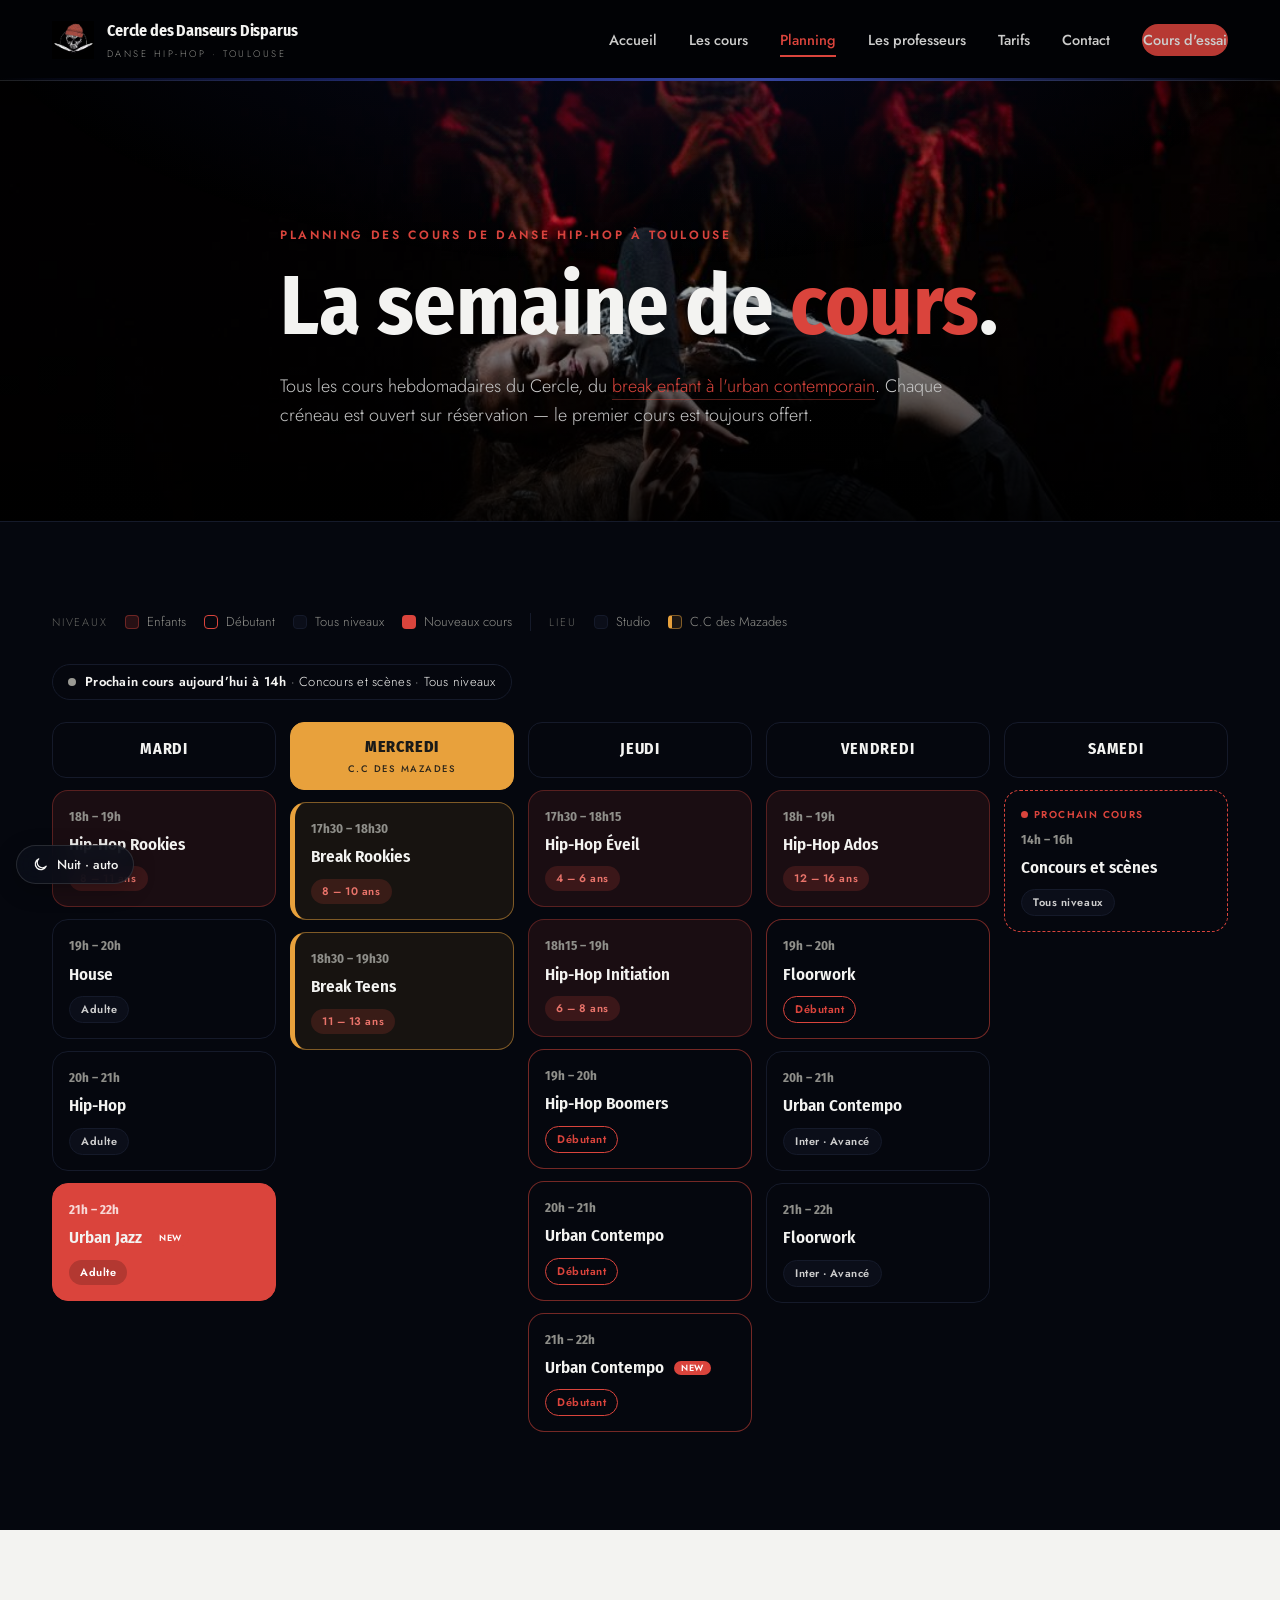
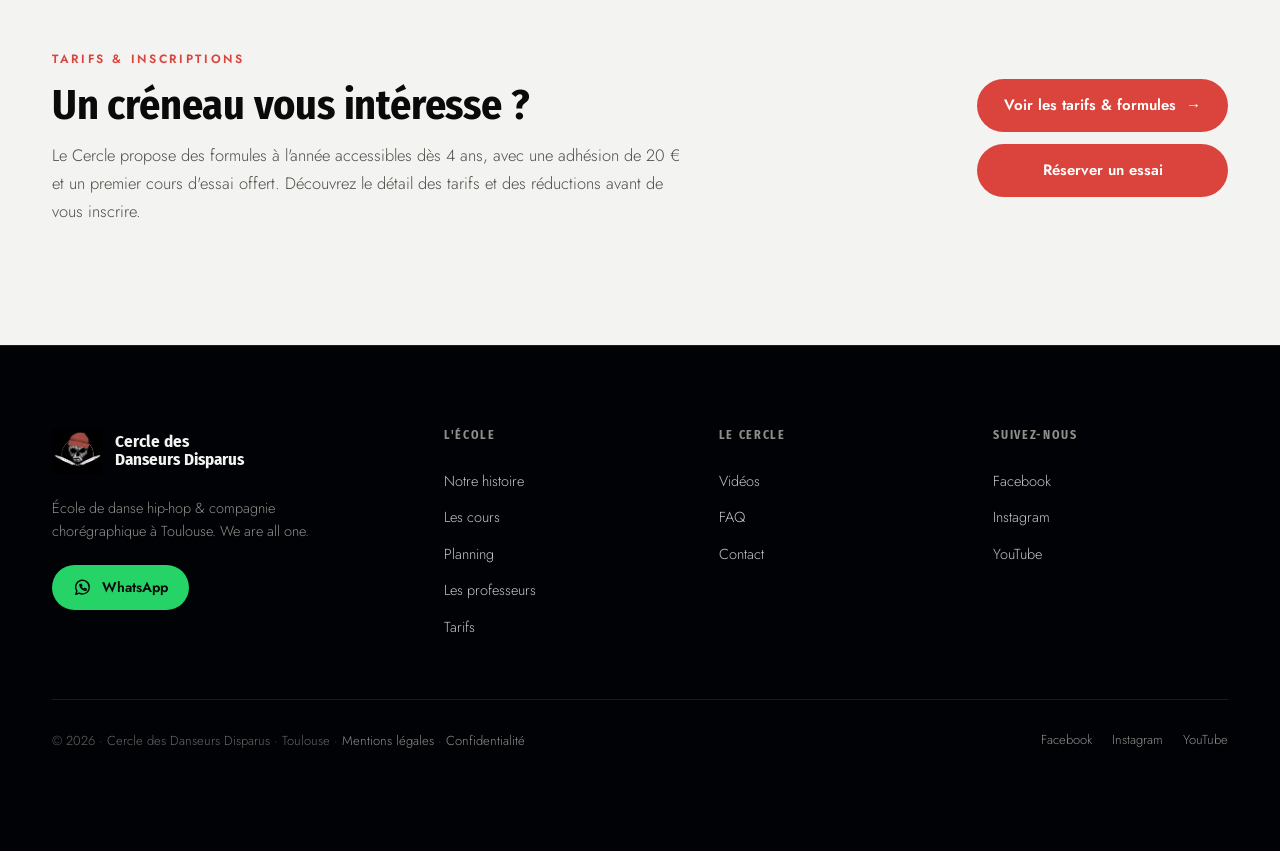
<file: planning.html>
<!DOCTYPE html>
<html lang="fr">
<head>
<meta charset="UTF-8" />
<meta name="viewport" content="width=device-width, initial-scale=1.0" />
<meta name="description" content="Planning complet des cours de danse hip-hop du Cercle des Danseurs Disparus à Toulouse : horaires par discipline et par niveau, au 104 et aux Mazades." />
<title>Planning des Cours de Danse Hip-Hop à Toulouse | Le Cercle</title>
<link rel="icon" href="assets/logo.png" type="image/png" />
<link rel="canonical" href="https://www.cercledesdanseursdisparus.com/planning" />
<meta property="og:type" content="website" />
<meta property="og:site_name" content="Cercle des Danseurs Disparus" />
<meta property="og:title" content="Planning des Cours de Danse Hip-Hop à Toulouse | Le Cercle" />
<meta property="og:description" content="Planning complet des cours de danse hip-hop du Cercle des Danseurs Disparus à Toulouse : horaires par discipline et par niveau, au 104 et aux Mazades." />
<meta property="og:image" content="https://www.cercledesdanseursdisparus.com/assets/gal-14.jpg" />
<meta property="og:url" content="https://www.cercledesdanseursdisparus.com/planning" />
<meta property="og:locale" content="fr_FR" />
<meta name="twitter:card" content="summary_large_image" />
<meta name="twitter:title" content="Planning des Cours de Danse Hip-Hop à Toulouse | Le Cercle" />
<meta name="twitter:description" content="Planning complet des cours de danse hip-hop du Cercle des Danseurs Disparus à Toulouse : horaires par discipline et par niveau, au 104 et aux Mazades." />
<meta name="twitter:image" content="https://www.cercledesdanseursdisparus.com/assets/gal-14.jpg" />
<script type="application/ld+json">
{
  "@context": "https://schema.org",
  "@type": ["EducationalOrganization", "LocalBusiness"],
  "@id": "https://www.cercledesdanseursdisparus.com/#organization",
  "name": "Cercle des Danseurs Disparus",
  "alternateName": "C3D",
  "legalName": "CERCLE DES DANSEURS DISPARUS",
  "identifier": [
    { "@type": "PropertyValue", "name": "SIRET", "value": "83061847600022" },
    { "@type": "PropertyValue", "name": "SIREN", "value": "830618476" }
  ],
  "founder": { "@type": "Person", "name": "Ifrah Zerarda" },
  "description": "\u00c9cole de danse hip-hop et compagnie chor\u00e9graphique \u00e0 Toulouse depuis 2015 : break, house, urban contemporain, floorwork et \u00e9veil danse pour enfants, ados et adultes.",
  "url": "https://www.cercledesdanseursdisparus.com/",
  "logo": "https://www.cercledesdanseursdisparus.com/assets/logo.png",
  "image": "https://www.cercledesdanseursdisparus.com/assets/gal-13.jpg",
  "email": "cercledesdanseursdisparus@gmail.com",
  "foundingDate": "2015",
  "address": {
    "@type": "PostalAddress",
    "streetAddress": "104 boulevard Pierre et Marie Curie",
    "postalCode": "31200",
    "addressLocality": "Toulouse",
    "addressCountry": "FR"
  },
  "areaServed": { "@type": "City", "name": "Toulouse" },
  "sameAs": [
    "https://www.facebook.com/p/Cercle-des-danseurs-disparus",
    "https://www.instagram.com/cercledesdanseursdisparus/",
    "https://www.youtube.com/@cercledesdanseursdisparus2920"
  ]
}
</script>
<link rel="stylesheet" href="moderne.css" />
<link rel="stylesheet" href="ciel.css" />
<script src="ciel.js"></script>
<style>
  /* styles détaillés */
  .styles-grid{display:grid;grid-template-columns:repeat(3,1fr);gap:1px;background:var(--line);border:1px solid var(--line);border-radius:var(--rl);overflow:hidden}
  .style{background:var(--ink);padding:32px 30px;transition:.25s;position:relative}
  .style:hover{background:var(--coal2)}
  .style .num{font-family:'Fira Sans Condensed',sans-serif;font-weight:700;font-size:13px;color:var(--mut)}
  .style h3{font-family:'Fira Sans Condensed',sans-serif;font-weight:700;font-size:26px;margin:18px 0 10px;letter-spacing:-.01em}
  .style p{font-size:14.5px;color:#bababa;line-height:1.6}
  .style .lvl{margin-top:18px;font-size:12px;font-weight:600;letter-spacing:.06em;color:var(--red)}
  @media(max-width:860px){.styles-grid{grid-template-columns:1fr 1fr}}
  @media(max-width:560px){.styles-grid{grid-template-columns:1fr}}

  /* planning */
  .legend{display:flex;gap:18px;flex-wrap:wrap;align-items:center;margin-bottom:32px}
  .legend span{display:flex;align-items:center;gap:8px;font-size:13px;color:var(--mut)}
  .legend i{width:14px;height:14px;border-radius:4px;display:inline-block}
  .leg-lab{font-size:11px!important;letter-spacing:.16em;text-transform:uppercase;color:var(--mut2)!important}
  .leg-sep{width:1px;height:18px;background:var(--line)}
  .lg-deb{background:transparent;border:1.5px solid var(--red)}
  .lg-tous{background:var(--coal2);border:1.5px solid var(--line)}
  .lg-kids{background:rgba(218,68,60,.16);border:1.5px solid rgba(218,68,60,.4)}
  .lg-new{width:24px;border-radius:100px;background:var(--red)}
  .lg-studio{background:var(--coal2);border:1.5px solid var(--line)}
  .lg-mz{background:rgba(232,161,60,.1);border:1.5px solid rgba(232,161,60,.5);border-left:4px solid #e8a13c;border-radius:4px}
  .planning{overflow-x:auto;padding-bottom:8px;-webkit-overflow-scrolling:touch}
  .week{display:grid;grid-template-columns:repeat(5,minmax(184px,1fr));gap:14px;min-width:960px;align-items:start}
  .day{display:flex;flex-direction:column;gap:12px}
  .day .dh{font-family:'Fira Sans Condensed',sans-serif;font-weight:700;font-size:16px;letter-spacing:.05em;padding:12px 16px;min-height:56px;background:var(--coal);border:1px solid var(--line);border-radius:14px;text-align:center;text-transform:uppercase;display:flex;flex-direction:column;align-items:center;justify-content:center}
  .day .dh.alt{background:#e8a13c;border-color:#e8a13c;color:#1a1a18;font-weight:800}
  .day .dh .ven{font-family:'Jost',sans-serif;font-weight:500;font-size:9.5px;letter-spacing:.16em;margin-top:3px;text-transform:uppercase;opacity:.9}
  .slot .nm .newp{display:inline-block;margin-left:6px;font-family:'Jost',sans-serif;font-size:9px;font-weight:600;letter-spacing:.08em;text-transform:uppercase;background:var(--red);color:#fff;padding:2px 7px;border-radius:100px;vertical-align:middle}
  .slot{border-radius:16px;padding:16px 16px 15px;border:1px solid var(--line);background:var(--coal);transition:.25s var(--ease);cursor:default}
  .slot:hover{transform:translateY(-3px);box-shadow:0 16px 30px -20px rgba(0,0,0,.7)}
  .slot .time{font-family:'Fira Sans Condensed',sans-serif;font-weight:700;font-size:13px;color:var(--mut);margin-bottom:8px}
  .slot .nm{font-family:'Fira Sans Condensed',sans-serif;font-weight:600;font-size:17px;line-height:1.15}
  .slot .who{font-size:13px;color:var(--mut);margin-top:6px}
  .slot .chip{display:inline-block;margin-top:12px;font-size:11px;font-weight:600;letter-spacing:.05em;padding:4px 11px;border-radius:100px}
  .slot.deb{border-color:rgba(209,68,58,.55)}.slot.deb .chip{border:1px solid var(--red);color:var(--red)}
  .slot.exp{background:var(--red);border-color:var(--red)}.slot.exp .time{color:rgba(255,255,255,.8)}.slot.exp .who{color:rgba(255,255,255,.85)}.slot.exp .chip{background:rgba(0,0,0,.18);color:#fff}
  .slot.tous .chip{background:var(--coal2);color:#cdcdcd;border:1px solid var(--line)}
  .slot.kids{background:rgba(209,68,58,.1);border-color:rgba(209,68,58,.35)}.slot.kids .chip{background:rgba(209,68,58,.18);color:var(--ember)}
  .slot.mz{border:1px solid rgba(232,161,60,.5);border-left:5px solid #e8a13c;background:rgba(232,161,60,.08)}
  .slot.empty{background:transparent;border-style:dashed;border-color:var(--line);min-height:96px;display:flex;align-items:center;justify-content:center;color:var(--mut2);font-size:13px}

  /* professeurs */
  .profs{display:grid;grid-template-columns:repeat(3,1fr);gap:22px}
  .prof{background:var(--coal);border:1px solid var(--line);border-radius:var(--rl);overflow:hidden;transition:.25s}
  .prof:hover{transform:translateY(-5px);border-color:var(--red)}
  .prof .pimg{aspect-ratio:4/5;background:#000;position:relative}
  .prof .pimg .ph{position:absolute;inset:0;border:0}
  .prof .pbody{padding:24px}
  .prof h4{font-family:'Fira Sans Condensed',sans-serif;font-weight:700;font-size:21px}
  .prof .role{font-size:13px;font-weight:600;color:var(--red);margin-top:4px;letter-spacing:.02em}
  .prof p{font-size:14px;color:#bababa;line-height:1.6;margin-top:14px}
  .prof .pstyles{display:flex;flex-wrap:wrap;gap:7px;margin-top:16px}
  .prof .pstyles span{font-size:11.5px;font-weight:500;background:var(--coal2);border:1px solid var(--line);padding:4px 11px;border-radius:100px;color:#cdcdcd}
  @media(max-width:860px){.profs{grid-template-columns:1fr 1fr}}
  @media(max-width:560px){.profs{grid-template-columns:1fr}}

  /* pédagogie */
  .peda{display:grid;grid-template-columns:.82fr 1.18fr;gap:64px;align-items:start}
  .peda-head{position:sticky;top:104px}
  .peda-head .kicker{display:block}
  .peda-head h2{font-family:'Fira Sans Condensed',sans-serif;font-weight:700;font-size:clamp(28px,3.4vw,46px);line-height:1.05;letter-spacing:-.005em;margin-top:16px}
  .peda-head h2 em{font-style:normal;color:var(--red)}
  .peda-body p{font-size:16.5px;line-height:1.85;color:#c9c9c9;margin-bottom:18px}
  .peda-body p:last-child{margin-bottom:0}
  .peda-body p b{color:var(--paper);font-weight:600}
  @media(max-width:860px){.peda{grid-template-columns:1fr;gap:26px}.peda-head{position:static}}

  /* profils professeurs */
  .profiles{display:flex;flex-direction:column;gap:28px}
  .profile{display:grid;grid-template-columns:320px 1fr;background:var(--coal);border:1px solid var(--line);border-radius:var(--rl);overflow:hidden}
  .profile .pphoto{position:relative;background:#000;align-self:stretch;min-height:340px}
  .profile .pphoto .ph{position:absolute;inset:0;border:0}
  .profile .pinfo{padding:40px 42px}
  .profile .prole{font-family:'Jost',sans-serif;font-size:11px;font-weight:600;letter-spacing:.22em;text-transform:uppercase;color:var(--red)}
  .profile h3{font-family:'Fira Sans Condensed',sans-serif;font-weight:700;font-size:clamp(26px,3vw,38px);line-height:1;margin:10px 0 20px;letter-spacing:.005em}
  .profile p{font-size:15px;line-height:1.75;color:#bdbdbd;margin-bottom:13px}
  .profile p:last-child{margin-bottom:0}
  .profile .ptags{display:flex;flex-wrap:wrap;gap:7px;margin-top:22px}
  .profile .ptags span{font-size:11.5px;font-weight:500;background:var(--coal2);border:1px solid var(--line);padding:5px 12px;border-radius:100px;color:#cdcdcd}
  @media(max-width:760px){.profile{grid-template-columns:1fr}.profile .pphoto{aspect-ratio:4/3;min-height:0}.profile .pinfo{padding:30px 24px}}
</style>
</head>
<body>

<header class="mnav">
  <div class="mnav-in">
    <a class="mbrand" href="/"><img src="assets/logo.png" alt="C3D" /><div><b>Cercle des Danseurs Disparus</b><span>Danse hip-hop · Toulouse</span></div></a>
    <nav class="mmenu">
      <a href="/">Accueil</a>
      <a href="/cours">Les cours</a>
      <a href="/planning" class="active">Planning</a>
      <a href="/professeurs">Les professeurs</a>
      <a href="/tarifs">Tarifs</a>
      <a href="/contact">Contact</a>
      <a class="btn btn-red" href="mailto:cercledesdanseursdisparus@gmail.com?subject=Cours%20d%27essai">Cours d'essai</a>
    </nav>
    <button class="mburger" aria-label="Menu">☰</button>
  </div>
</header>

<!-- PAGE HEADER -->
<section class="phead has-photo">
  <div class="phead-bg"><img src="assets/gal-14.jpg" alt="Cours de danse au Cercle des Danseurs Disparus"  loading="eager" fetchpriority="high" /></div>
  <div class="container">
    <h1><span class="kicker">Planning des cours de danse hip-hop à Toulouse</span>La semaine de <em>cours</em>.</h1>
    <p>Tous les cours hebdomadaires du Cercle, du <a class="lnk" href="/cours">break enfant à l'urban contemporain</a>. Chaque créneau est ouvert sur réservation — le premier cours est toujours offert.</p>
  </div>
</section>

<!-- PLANNING -->
<section class="section tight coal" id="planning">
  <div class="container">
    <div class="legend reveal">
      <span class="leg-lab">Niveaux</span>
      <span><i class="lg-kids"></i>Enfants</span>
      <span><i class="lg-deb"></i>Débutant</span>
      <span><i class="lg-tous"></i>Tous niveaux</span>
      <span><i class="lg-new"></i>Nouveaux cours</span>
      <span class="leg-sep"></span>
      <span class="leg-lab">Lieu</span>
      <span><i class="lg-studio"></i>Studio</span>
      <span><i class="lg-mz"></i>C.C des Mazades</span>
    </div>
    <div class="planning reveal">
      <div class="week">
        <div class="day">
          <div class="dh">Mardi</div>
          <div class="slot kids"><div class="time">18h – 19h</div><div class="nm">Hip-Hop Rookies</div><span class="chip">8 – 11 ans</span></div>
          <div class="slot tous"><div class="time">19h – 20h</div><div class="nm">House</div><span class="chip">Adulte</span></div>
          <div class="slot tous"><div class="time">20h – 21h</div><div class="nm">Hip-Hop</div><span class="chip">Adulte</span></div>
          <div class="slot exp"><div class="time">21h – 22h</div><div class="nm">Urban Jazz <span class="newp">New</span></div><span class="chip">Adulte</span></div>
        </div>
        <div class="day">
          <div class="dh alt">Mercredi<span class="ven">C.C des Mazades</span></div>
          <div class="slot kids mz"><div class="time">17h30 – 18h30</div><div class="nm">Break Rookies</div><span class="chip">8 – 10 ans</span></div>
          <div class="slot kids mz"><div class="time">18h30 – 19h30</div><div class="nm">Break Teens</div><span class="chip">11 – 13 ans</span></div>
        </div>
        <div class="day">
          <div class="dh">Jeudi</div>
          <div class="slot kids"><div class="time">17h30 – 18h15</div><div class="nm">Hip-Hop Éveil</div><span class="chip">4 – 6 ans</span></div>
          <div class="slot kids"><div class="time">18h15 – 19h</div><div class="nm">Hip-Hop Initiation</div><span class="chip">6 – 8 ans</span></div>
          <div class="slot deb"><div class="time">19h – 20h</div><div class="nm">Hip-Hop Boomers</div><span class="chip">Débutant</span></div>
          <div class="slot deb"><div class="time">20h – 21h</div><div class="nm">Urban Contempo</div><span class="chip">Débutant</span></div>
          <div class="slot deb"><div class="time">21h – 22h</div><div class="nm">Urban Contempo <span class="newp">New</span></div><span class="chip">Débutant</span></div>
        </div>
        <div class="day">
          <div class="dh">Vendredi</div>
          <div class="slot kids"><div class="time">18h – 19h</div><div class="nm">Hip-Hop Ados</div><span class="chip">12 – 16 ans</span></div>
          <div class="slot deb"><div class="time">19h – 20h</div><div class="nm">Floorwork</div><span class="chip">Débutant</span></div>
          <div class="slot tous"><div class="time">20h – 21h</div><div class="nm">Urban Contempo</div><span class="chip">Inter · Avancé</span></div>
          <div class="slot tous"><div class="time">21h – 22h</div><div class="nm">Floorwork</div><span class="chip">Inter · Avancé</span></div>
        </div>
        <div class="day">
          <div class="dh">Samedi</div>
          <div class="slot tous"><div class="time">14h – 16h</div><div class="nm">Concours et scènes</div><span class="chip">Tous niveaux</span></div>
        </div>
      </div>
    </div>
  </div>
</section>

<!-- INTRO TARIFS -->
<section class="section light">
  <div class="container">
    <div class="ptcta reveal">
      <div class="ptcta-txt">
        <span class="kicker">Tarifs &amp; inscriptions</span>
        <h2>Un créneau vous intéresse ?</h2>
        <p>Le Cercle propose des formules à l'année accessibles dès 4 ans, avec une adhésion de 20 € et un premier cours d'essai offert. Découvrez le détail des tarifs et des réductions avant de vous inscrire.</p>
      </div>
      <div class="ptcta-act">
        <a class="btn btn-red" href="/tarifs">Voir les tarifs &amp; formules <span class="ar">→</span></a>
        <a class="btn btn-red" href="mailto:cercledesdanseursdisparus@gmail.com?subject=Cours%20d%27essai">Réserver un essai</a>
      </div>
    </div>
  </div>
</section>

<footer class="mfoot">
  <div class="container">
    <div class="mfoot-top">
      <div>
        <div class="fb"><img src="assets/logo.png" alt="C3D" /><b>Cercle des<br />Danseurs Disparus</b></div>
        <p class="fdesc">École de danse hip-hop &amp; compagnie chorégraphique à Toulouse. We are all one.</p>
        <a class="btn btn-wa fwa" href="https://wa.me/33674048003" target="_blank" rel="noopener"><svg viewBox="0 0 24 24" aria-hidden="true"><path d="M20.5 11.6a8.6 8.6 0 0 1-12.7 7.5L3.5 20.5l1.4-4.1A8.6 8.6 0 1 1 20.5 11.6z"/><path d="M9 9.2c.3 1.9 2.2 4.2 4.6 5.1l1.3-1.2 1.9.9-.4 1.6c-3.6.4-7.6-3.4-7.7-7.1l1.6-.5.9 1.9z"/></svg>WhatsApp</a>
      </div>
      <div class="fcol"><h3>L'école</h3><a href="/#ecole">Notre histoire</a><a href="/cours">Les cours</a><a href="/planning">Planning</a><a href="/professeurs">Les professeurs</a><a href="/tarifs">Tarifs</a></div>
      <div class="fcol"><h3>Le Cercle</h3><a href="/#videos">Vidéos</a><a href="/#faq">FAQ</a><a href="/contact">Contact</a></div>
      <div class="fcol"><h3>Suivez-nous</h3><a href="https://www.facebook.com/p/Cercle-des-danseurs-disparus" target="_blank" rel="noopener">Facebook</a><a href="https://www.instagram.com/cercledesdanseursdisparus/" target="_blank" rel="noopener">Instagram</a><a href="https://www.youtube.com/@cercledesdanseursdisparus2920" target="_blank" rel="noopener">YouTube</a></div>
    </div>
    <div class="mfoot-bot">
      <span>© 2026 · Cercle des Danseurs Disparus · Toulouse · <a href="/mentions-legales">Mentions légales</a> · <a href="/politique-de-confidentialite">Confidentialité</a></span>
      <div class="socials"><a href="https://www.facebook.com/p/Cercle-des-danseurs-disparus" target="_blank" rel="noopener">Facebook</a><a href="https://www.instagram.com/cercledesdanseursdisparus/" target="_blank" rel="noopener">Instagram</a><a href="https://www.youtube.com/@cercledesdanseursdisparus2920" target="_blank" rel="noopener">YouTube</a></div>
    </div>
  </div>
</footer>


<script src="moderne.js"></script>
<script src="maintenant.js"></script>
</body>
</html>
</file>
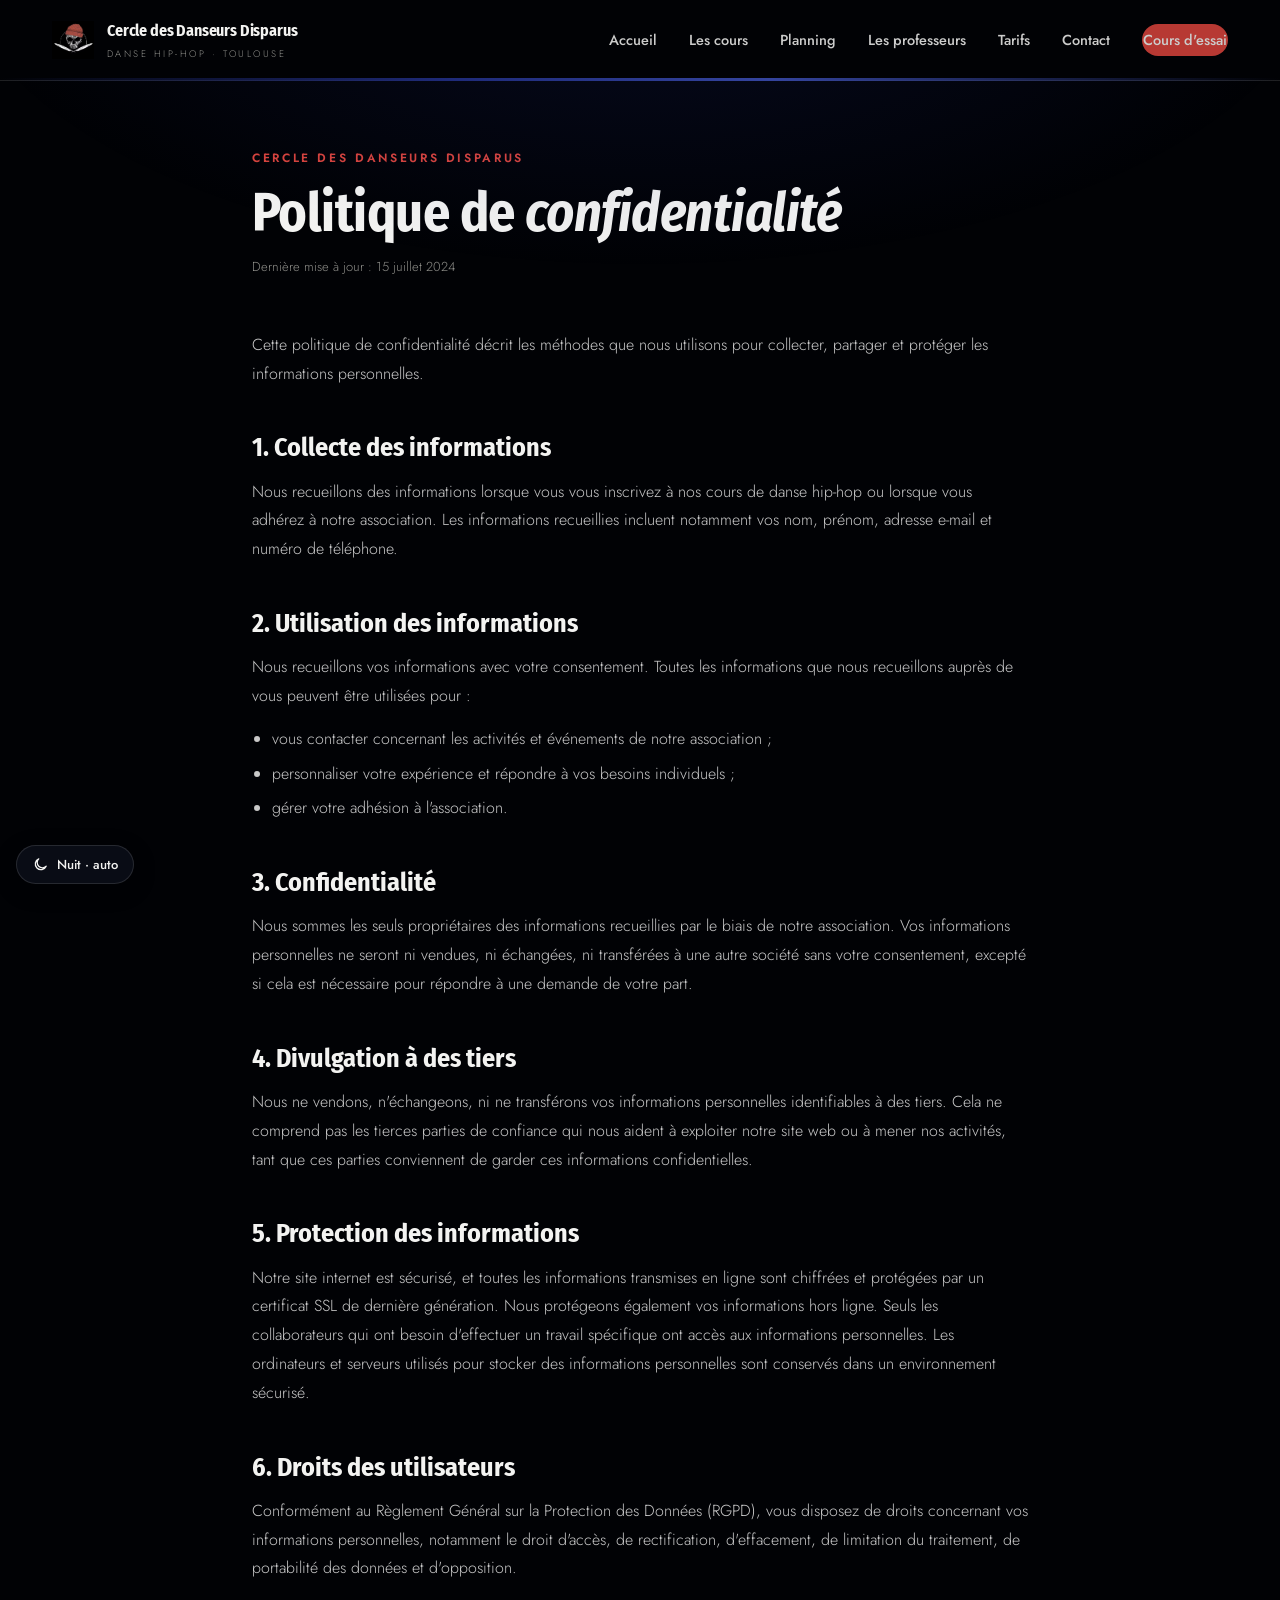
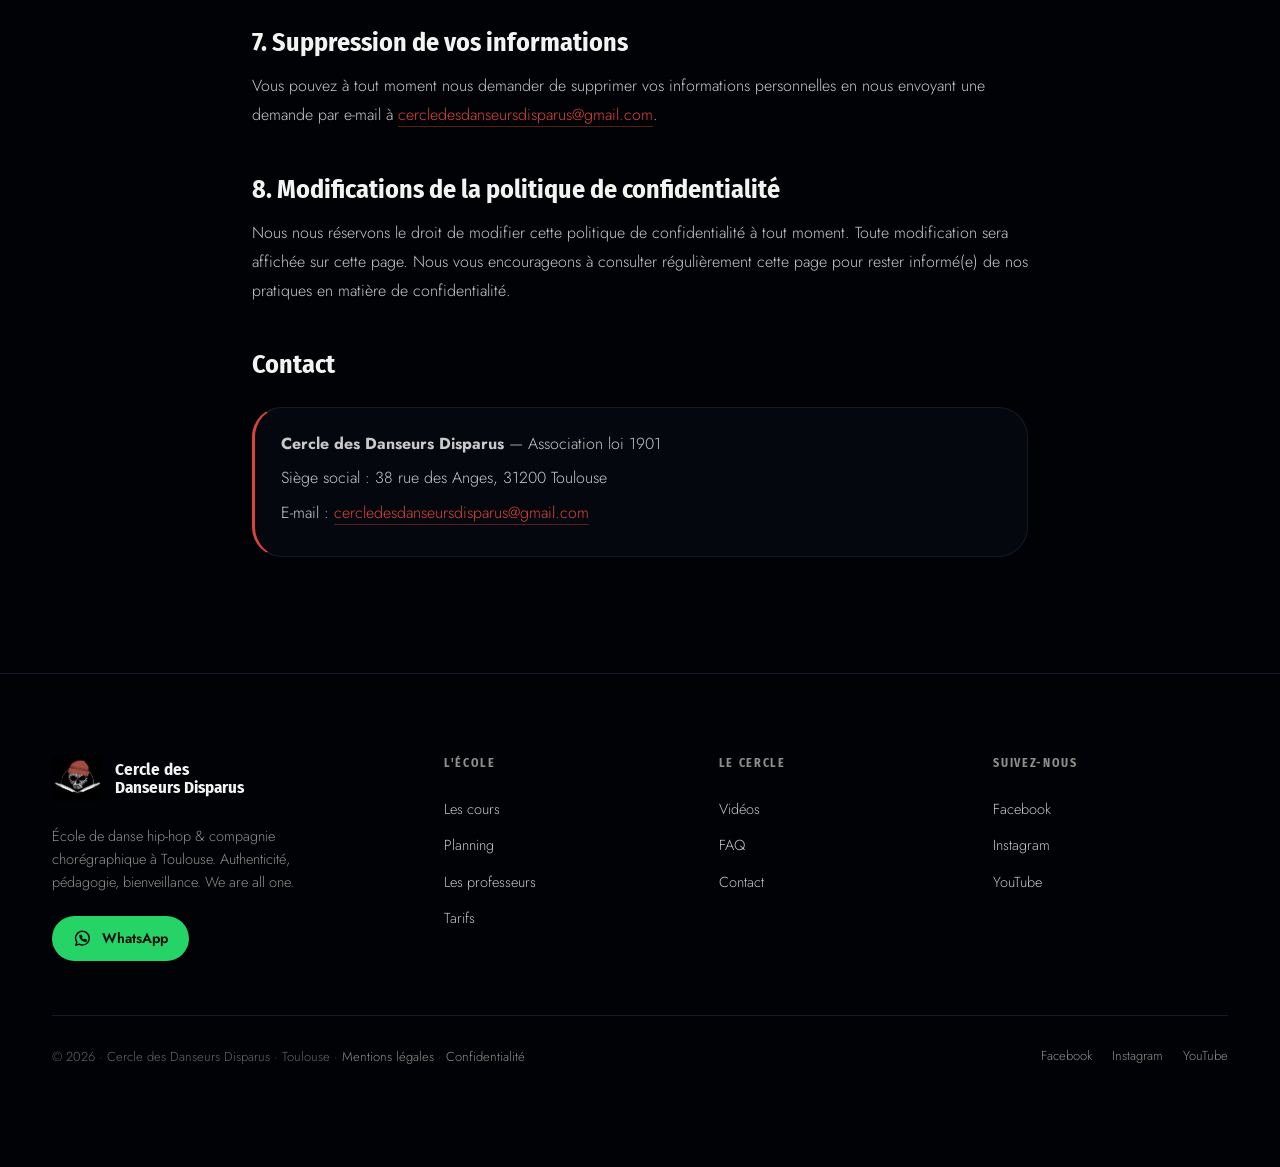
<file: politique-de-confidentialite.html>
<!DOCTYPE html>
<html lang="fr">
<head>
<meta charset="utf-8" />
<meta name="viewport" content="width=device-width, initial-scale=1" />
<title>Politique de confidentialité — Cercle des Danseurs Disparus</title>
<meta name="description" content="Politique de confidentialité du Cercle des Danseurs Disparus, école de danse hip-hop à Toulouse : collecte, utilisation et protection de vos données personnelles." />
<meta name="robots" content="index, follow" />
<link rel="canonical" href="https://www.cercledesdanseursdisparus.com/politique-de-confidentialite" />
<meta property="og:type" content="website" />
<meta property="og:title" content="Politique de confidentialité — Cercle des Danseurs Disparus" />
<meta property="og:description" content="Politique de confidentialité du Cercle des Danseurs Disparus, école de danse hip-hop à Toulouse : collecte, utilisation et protection de vos données personnelles." />
<meta property="og:url" content="https://www.cercledesdanseursdisparus.com/politique-de-confidentialite" />
<meta property="og:image" content="https://www.cercledesdanseursdisparus.com/assets/gal-13.jpg" />
<link rel="icon" href="assets/logo.png" />
<link rel="preconnect" href="https://fonts.googleapis.com" />
<link rel="preconnect" href="https://fonts.gstatic.com" crossorigin />
<link href="https://fonts.googleapis.com/css2?family=Fira+Sans+Condensed:wght@400;500;600;700&family=Jost:wght@300;400;500;600&display=swap" rel="stylesheet" />
<link rel="stylesheet" href="moderne.css" />
<link rel="stylesheet" href="ciel.css" />
<script src="ciel.js"></script>
</head>
<body>

<header class="mnav">
  <div class="mnav-in">
    <a class="mbrand" href="/"><img src="assets/logo.png" alt="C3D" /><div><b>Cercle des Danseurs Disparus</b><span>Danse hip-hop · Toulouse</span></div></a>
    <nav class="mmenu">
      <a href="/">Accueil</a>
      <a href="/cours">Les cours</a>
      <a href="/planning">Planning</a>
      <a href="/professeurs">Les professeurs</a>
      <a href="/tarifs">Tarifs</a>
      <a href="/contact">Contact</a>
      <a class="btn btn-red" href="mailto:cercledesdanseursdisparus@gmail.com?subject=Cours%20d%27essai">Cours d'essai</a>
    </nav>
    <button class="mburger" aria-label="Menu">☰</button>
  </div>
</header>


<section class="legal">
  <div class="container">
    <h1><span class="kicker">Cercle des Danseurs Disparus</span>Politique de <em>confidentialité</em></h1>
    <p class="maj">Dernière mise à jour : 15 juillet 2024</p>

    <p>Cette politique de confidentialité décrit les méthodes que nous utilisons pour collecter, partager et protéger les informations personnelles.</p>

    <h2>1. Collecte des informations</h2>
    <p>Nous recueillons des informations lorsque vous vous inscrivez à nos cours de danse hip-hop ou lorsque vous adhérez à notre association. Les informations recueillies incluent notamment vos nom, prénom, adresse e-mail et numéro de téléphone.</p>

    <h2>2. Utilisation des informations</h2>
    <p>Nous recueillons vos informations avec votre consentement. Toutes les informations que nous recueillons auprès de vous peuvent être utilisées pour :</p>
    <ul>
      <li>vous contacter concernant les activités et événements de notre association ;</li>
      <li>personnaliser votre expérience et répondre à vos besoins individuels ;</li>
      <li>gérer votre adhésion à l'association.</li>
    </ul>

    <h2>3. Confidentialité</h2>
    <p>Nous sommes les seuls propriétaires des informations recueillies par le biais de notre association. Vos informations personnelles ne seront ni vendues, ni échangées, ni transférées à une autre société sans votre consentement, excepté si cela est nécessaire pour répondre à une demande de votre part.</p>

    <h2>4. Divulgation à des tiers</h2>
    <p>Nous ne vendons, n'échangeons, ni ne transférons vos informations personnelles identifiables à des tiers. Cela ne comprend pas les tierces parties de confiance qui nous aident à exploiter notre site web ou à mener nos activités, tant que ces parties conviennent de garder ces informations confidentielles.</p>

    <h2>5. Protection des informations</h2>
    <p>Notre site internet est sécurisé, et toutes les informations transmises en ligne sont chiffrées et protégées par un certificat SSL de dernière génération. Nous protégeons également vos informations hors ligne. Seuls les collaborateurs qui ont besoin d'effectuer un travail spécifique ont accès aux informations personnelles. Les ordinateurs et serveurs utilisés pour stocker des informations personnelles sont conservés dans un environnement sécurisé.</p>

    <h2>6. Droits des utilisateurs</h2>
    <p>Conformément au Règlement Général sur la Protection des Données (RGPD), vous disposez de droits concernant vos informations personnelles, notamment le droit d'accès, de rectification, d'effacement, de limitation du traitement, de portabilité des données et d'opposition.</p>

    <h2>7. Suppression de vos informations</h2>
    <p>Vous pouvez à tout moment nous demander de supprimer vos informations personnelles en nous envoyant une demande par e-mail à <a href="mailto:cercledesdanseursdisparus@gmail.com">cercledesdanseursdisparus@gmail.com</a>.</p>

    <h2>8. Modifications de la politique de confidentialité</h2>
    <p>Nous nous réservons le droit de modifier cette politique de confidentialité à tout moment. Toute modification sera affichée sur cette page. Nous vous encourageons à consulter régulièrement cette page pour rester informé(e) de nos pratiques en matière de confidentialité.</p>

    <h2>Contact</h2>
    <div class="box">
      <p><b>Cercle des Danseurs Disparus</b> — Association loi 1901</p>
      <p>Siège social : 38 rue des Anges, 31200 Toulouse</p>
      <p>E-mail : <a href="mailto:cercledesdanseursdisparus@gmail.com">cercledesdanseursdisparus@gmail.com</a></p>
    </div>

  </div>
</section>

<footer class="mfoot">
  <div class="container">
    <div class="mfoot-top">
      <div>
        <div class="fb"><img src="assets/logo.png" alt="C3D" /><b>Cercle des<br />Danseurs Disparus</b></div>
        <p class="fdesc">École de danse hip-hop &amp; compagnie chorégraphique à Toulouse. Authenticité, pédagogie, bienveillance. We are all one.</p>
        <a class="btn btn-wa fwa" href="https://wa.me/33674048003" target="_blank" rel="noopener"><svg viewBox="0 0 24 24" aria-hidden="true"><path d="M20.5 11.6a8.6 8.6 0 0 1-12.7 7.5L3.5 20.5l1.4-4.1A8.6 8.6 0 1 1 20.5 11.6z"/><path d="M9 9.2c.3 1.9 2.2 4.2 4.6 5.1l1.3-1.2 1.9.9-.4 1.6c-3.6.4-7.6-3.4-7.7-7.1l1.6-.5.9 1.9z"/></svg>WhatsApp</a>
      </div>
      <div class="fcol"><h3>L'école</h3><a href="/cours">Les cours</a><a href="/planning">Planning</a><a href="/professeurs">Les professeurs</a><a href="/tarifs">Tarifs</a></div>
      <div class="fcol"><h3>Le Cercle</h3><a href="/#videos">Vidéos</a><a href="/#faq">FAQ</a><a href="/contact">Contact</a></div>
      <div class="fcol"><h3>Suivez-nous</h3><a href="https://www.facebook.com/p/Cercle-des-danseurs-disparus" target="_blank" rel="noopener">Facebook</a><a href="https://www.instagram.com/cercledesdanseursdisparus/" target="_blank" rel="noopener">Instagram</a><a href="https://www.youtube.com/@cercledesdanseursdisparus2920" target="_blank" rel="noopener">YouTube</a></div>
    </div>
    <div class="mfoot-bot">
      <span>© 2026 · Cercle des Danseurs Disparus · Toulouse · <a href="/mentions-legales">Mentions légales</a> · <a href="/politique-de-confidentialite">Confidentialité</a></span>
      <div class="socials"><a href="https://www.facebook.com/p/Cercle-des-danseurs-disparus" target="_blank" rel="noopener">Facebook</a><a href="https://www.instagram.com/cercledesdanseursdisparus/" target="_blank" rel="noopener">Instagram</a><a href="https://www.youtube.com/@cercledesdanseursdisparus2920" target="_blank" rel="noopener">YouTube</a></div>
    </div>
  </div>
</footer>


<script src="moderne.js"></script>
</body>
</html>
</file>
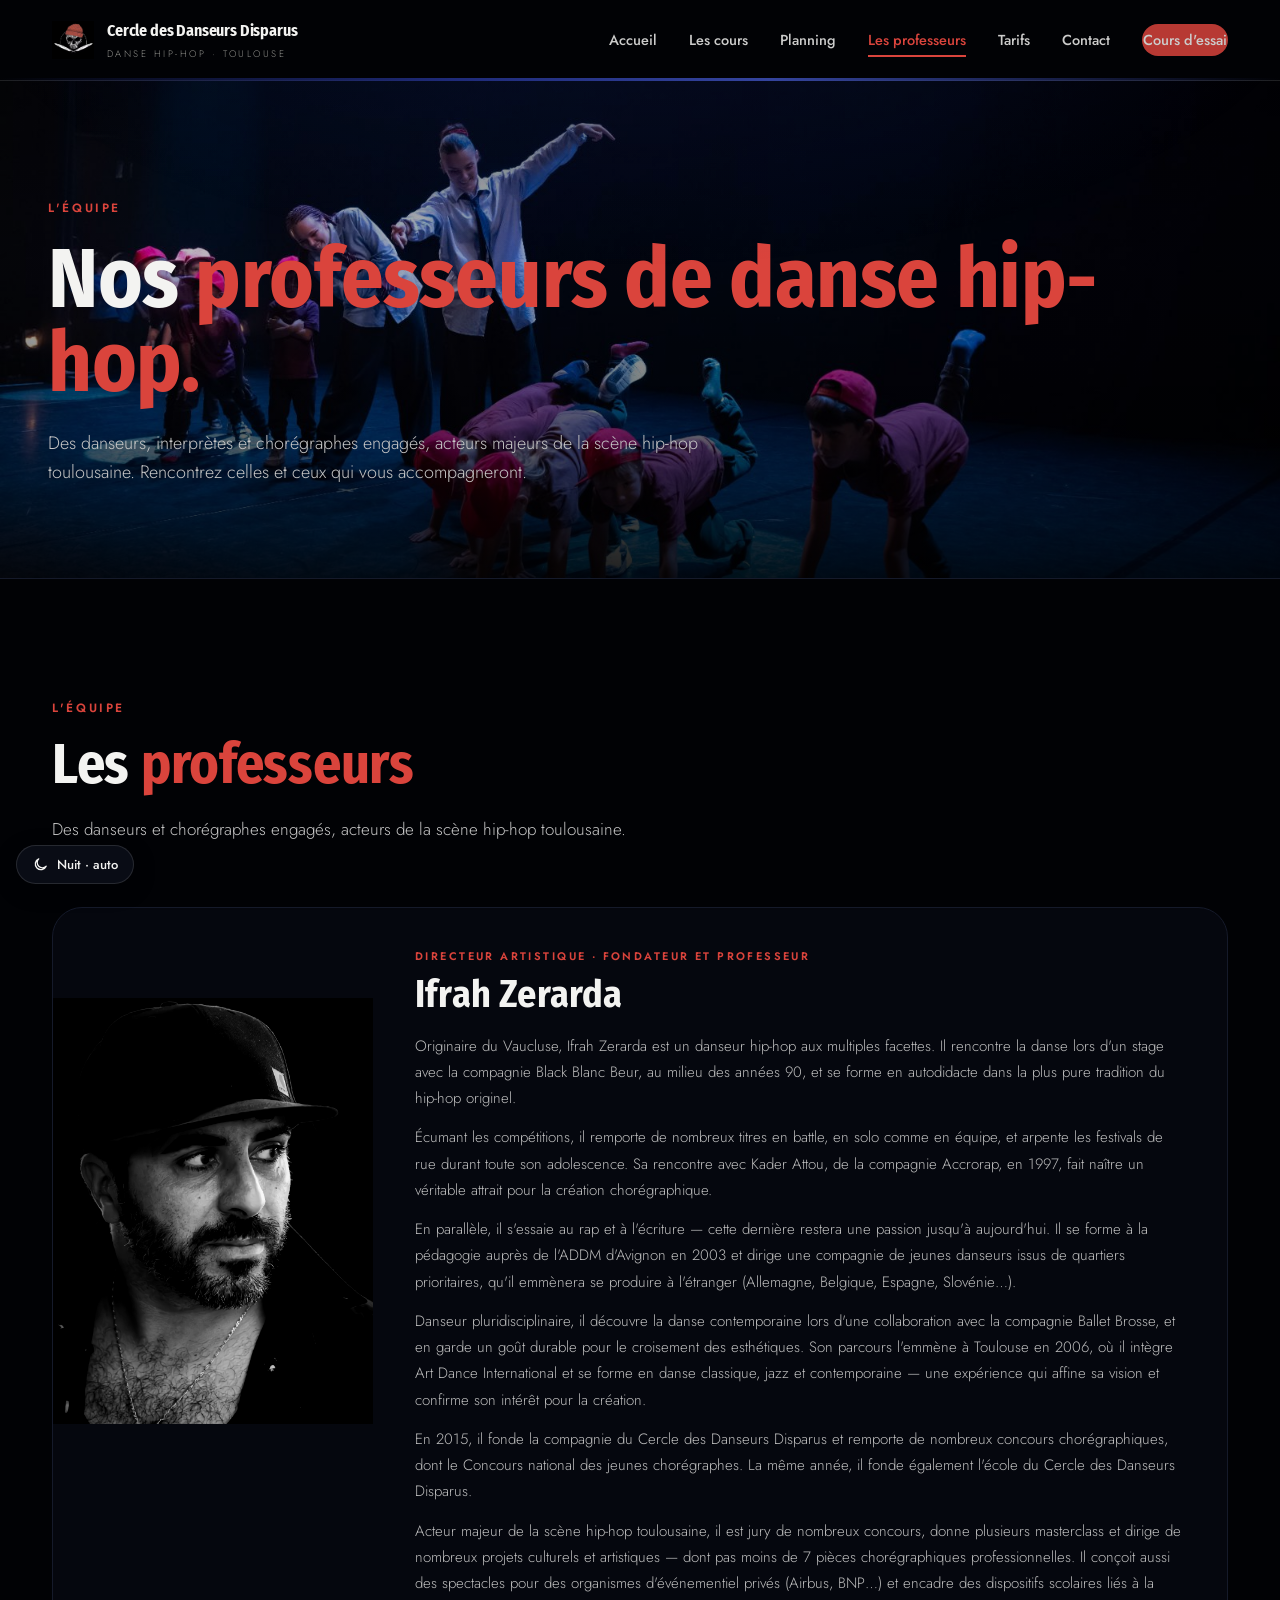
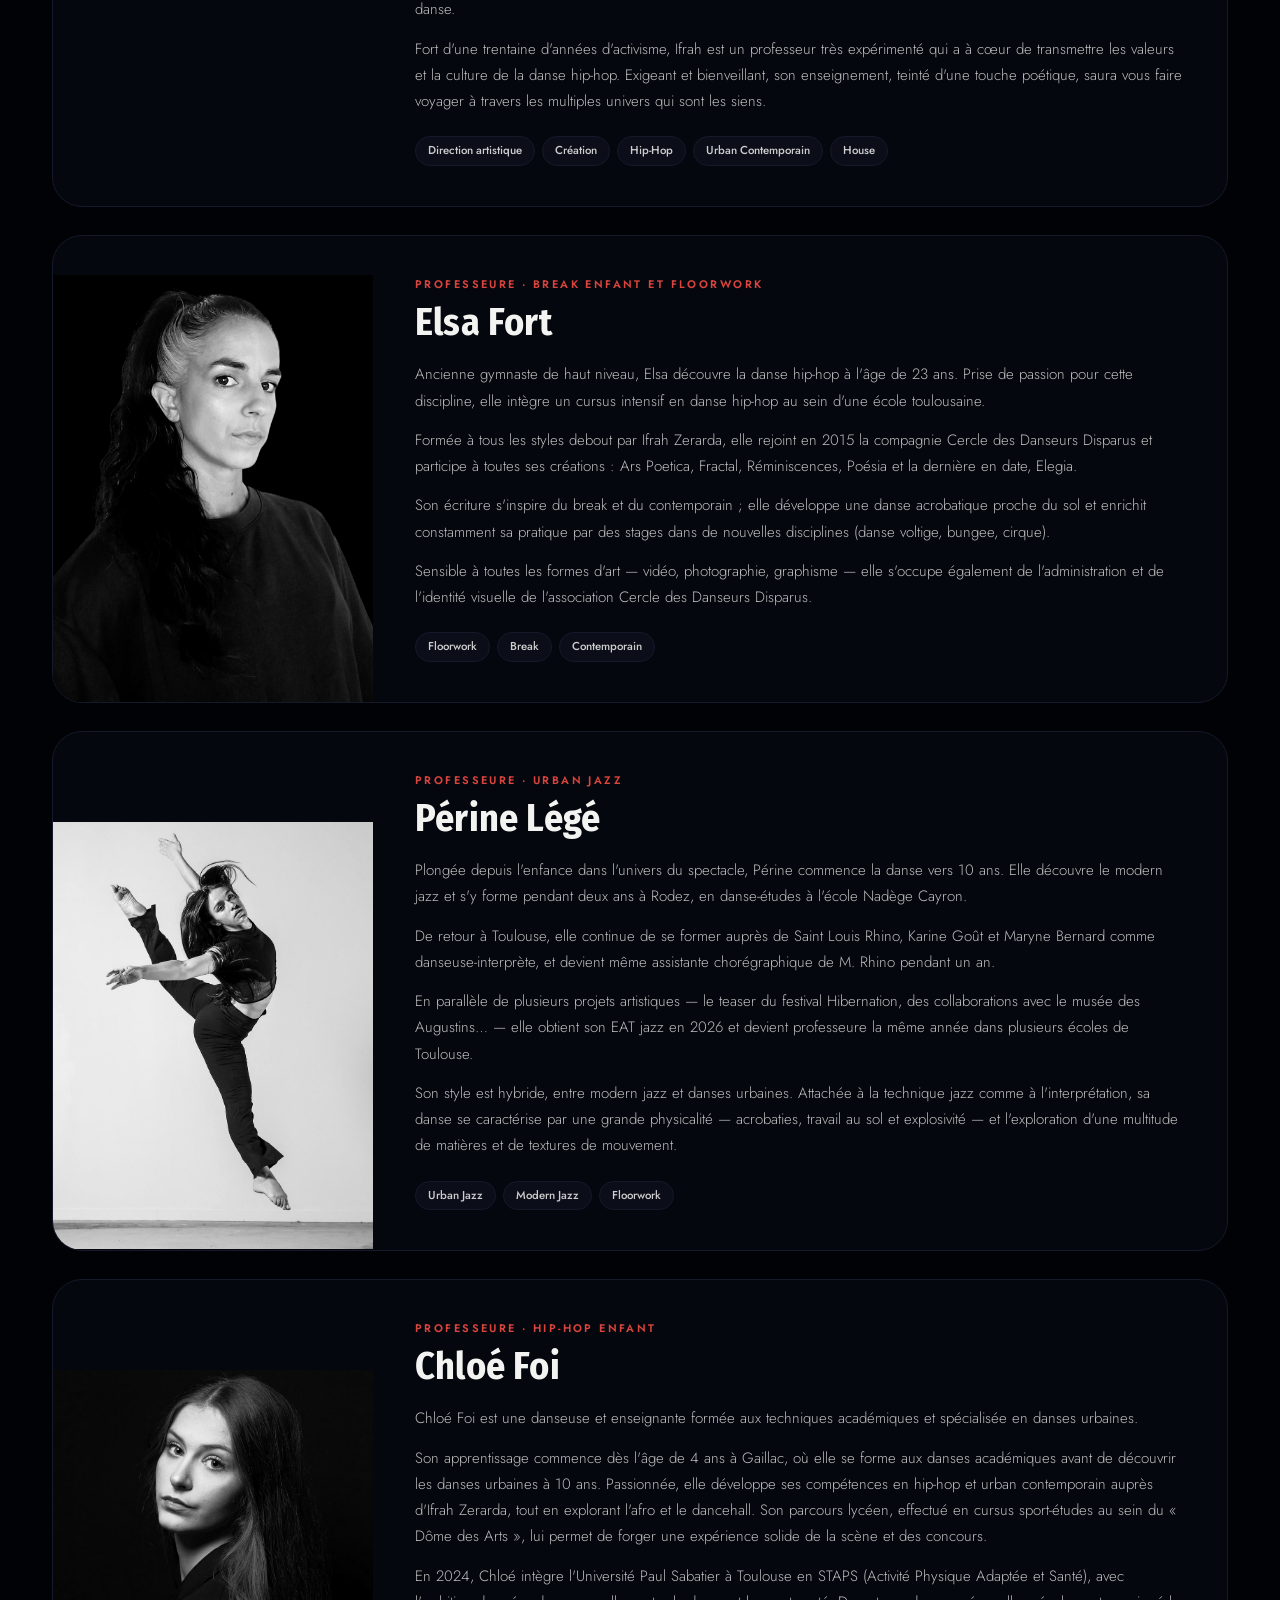
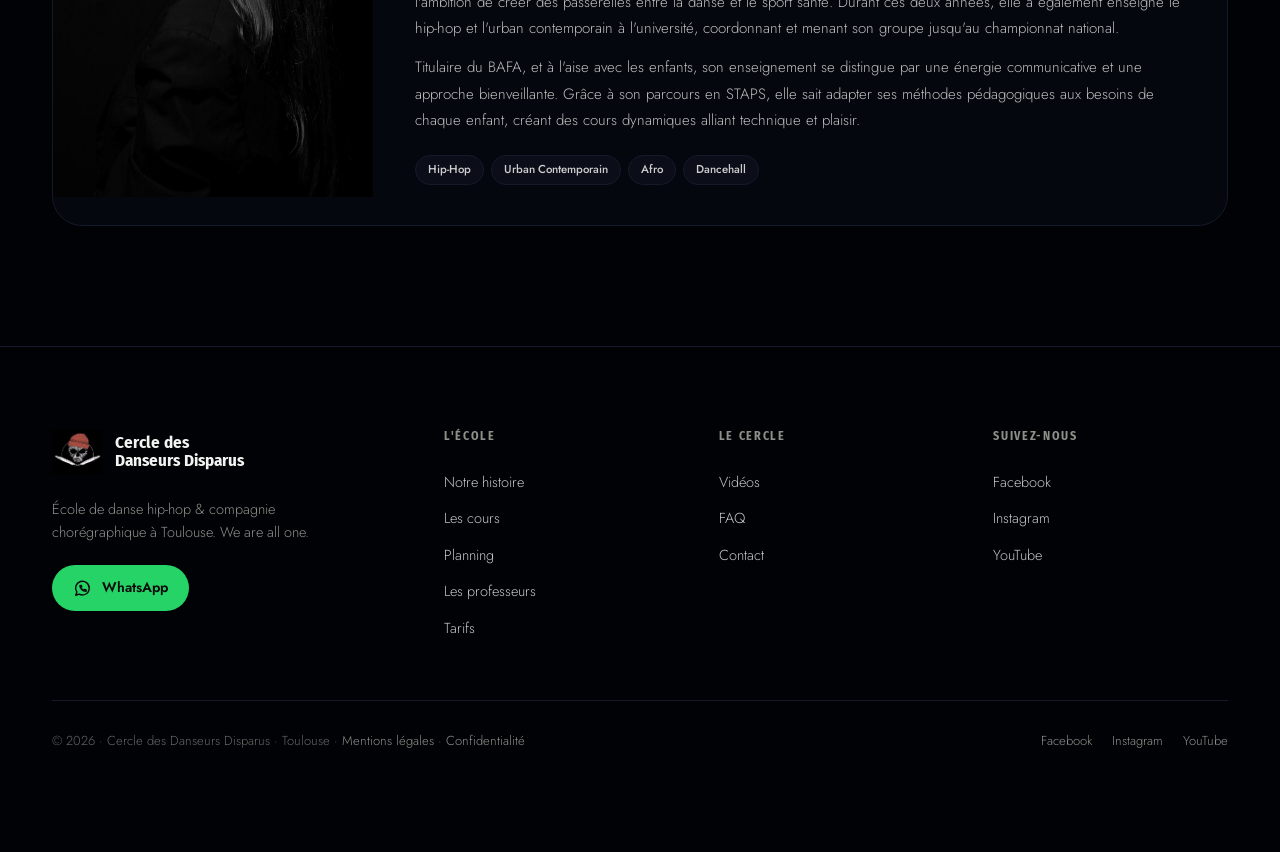
<file: professeurs.html>
<!DOCTYPE html>
<html lang="fr">
<head>
<meta charset="UTF-8" />
<meta name="viewport" content="width=device-width, initial-scale=1.0" />
<meta name="description" content="Rencontrez les professeurs de danse hip-hop du Cercle des Danseurs Disparus à Toulouse : danseurs, chorégraphes et pédagogues passionnés par le hip-hop et l'urban contemporain." />
<title>Nos Professeurs de Danse Hip-Hop à Toulouse | Le Cercle</title>
<link rel="icon" href="assets/logo.png" type="image/png" />
<link rel="canonical" href="https://www.cercledesdanseursdisparus.com/professeurs" />
<meta property="og:type" content="website" />
<meta property="og:site_name" content="Cercle des Danseurs Disparus" />
<meta property="og:title" content="Nos Professeurs de Danse Hip-Hop à Toulouse | Le Cercle" />
<meta property="og:description" content="Rencontrez les professeurs de danse hip-hop du Cercle des Danseurs Disparus à Toulouse : danseurs, chorégraphes et pédagogues passionnés par le hip-hop et l'urban contemporain." />
<meta property="og:image" content="https://www.cercledesdanseursdisparus.com/assets/gal-19.jpg" />
<meta property="og:url" content="https://www.cercledesdanseursdisparus.com/professeurs" />
<meta property="og:locale" content="fr_FR" />
<meta name="twitter:card" content="summary_large_image" />
<meta name="twitter:title" content="Nos Professeurs de Danse Hip-Hop à Toulouse | Le Cercle" />
<meta name="twitter:description" content="Rencontrez les professeurs de danse hip-hop du Cercle des Danseurs Disparus à Toulouse : danseurs, chorégraphes et pédagogues passionnés par le hip-hop et l'urban contemporain." />
<meta name="twitter:image" content="https://www.cercledesdanseursdisparus.com/assets/gal-19.jpg" />
<script type="application/ld+json">
{
  "@context": "https://schema.org",
  "@type": ["EducationalOrganization", "LocalBusiness"],
  "@id": "https://www.cercledesdanseursdisparus.com/#organization",
  "name": "Cercle des Danseurs Disparus",
  "alternateName": "C3D",
  "legalName": "CERCLE DES DANSEURS DISPARUS",
  "identifier": [
    { "@type": "PropertyValue", "name": "SIRET", "value": "83061847600022" },
    { "@type": "PropertyValue", "name": "SIREN", "value": "830618476" }
  ],
  "founder": { "@type": "Person", "name": "Ifrah Zerarda" },
  "description": "\u00c9cole de danse hip-hop et compagnie chor\u00e9graphique \u00e0 Toulouse depuis 2015 : break, house, urban contemporain, floorwork et \u00e9veil danse pour enfants, ados et adultes.",
  "url": "https://www.cercledesdanseursdisparus.com/",
  "logo": "https://www.cercledesdanseursdisparus.com/assets/logo.png",
  "image": "https://www.cercledesdanseursdisparus.com/assets/gal-13.jpg",
  "email": "cercledesdanseursdisparus@gmail.com",
  "foundingDate": "2015",
  "address": {
    "@type": "PostalAddress",
    "streetAddress": "104 boulevard Pierre et Marie Curie",
    "postalCode": "31200",
    "addressLocality": "Toulouse",
    "addressCountry": "FR"
  },
  "areaServed": { "@type": "City", "name": "Toulouse" },
  "sameAs": [
    "https://www.facebook.com/p/Cercle-des-danseurs-disparus",
    "https://www.instagram.com/cercledesdanseursdisparus/",
    "https://www.youtube.com/@cercledesdanseursdisparus2920"
  ]
}
</script>
<link rel="stylesheet" href="moderne.css" />
<link rel="stylesheet" href="ciel.css" />
<script src="ciel.js"></script>
<style>
  /* styles détaillés */
  .styles-grid{display:grid;grid-template-columns:repeat(3,1fr);gap:1px;background:var(--line);border:1px solid var(--line);border-radius:var(--rl);overflow:hidden}
  .style{background:var(--ink);padding:32px 30px;transition:.25s;position:relative}
  .style:hover{background:var(--coal2)}
  .style .num{font-family:'Fira Sans Condensed',sans-serif;font-weight:700;font-size:13px;color:var(--mut)}
  .style h3{font-family:'Fira Sans Condensed',sans-serif;font-weight:700;font-size:26px;margin:18px 0 10px;letter-spacing:-.01em}
  .style p{font-size:14.5px;color:#bababa;line-height:1.6}
  .style .lvl{margin-top:18px;font-size:12px;font-weight:600;letter-spacing:.06em;color:var(--red)}
  @media(max-width:860px){.styles-grid{grid-template-columns:1fr 1fr}}
  @media(max-width:560px){.styles-grid{grid-template-columns:1fr}}

  /* planning */
  .legend{display:flex;gap:18px;flex-wrap:wrap;align-items:center;margin-bottom:32px}
  .legend span{display:flex;align-items:center;gap:8px;font-size:13px;color:var(--mut)}
  .legend i{width:14px;height:14px;border-radius:4px;display:inline-block}
  .leg-lab{font-size:11px!important;letter-spacing:.16em;text-transform:uppercase;color:var(--mut2)!important}
  .leg-sep{width:1px;height:18px;background:var(--line)}
  .lg-deb{background:transparent;border:1.5px solid var(--red)}
  .lg-tous{background:var(--coal2);border:1.5px solid var(--line)}
  .lg-kids{background:rgba(218,68,60,.16);border:1.5px solid rgba(218,68,60,.4)}
  .lg-new{width:24px;border-radius:100px;background:var(--red)}
  .lg-studio{background:var(--coal2);border:1.5px solid var(--line)}
  .lg-mz{background:var(--coal2);border:1.5px solid var(--line);border-left:4px solid var(--red);border-radius:4px}
  .planning{overflow-x:auto;padding-bottom:8px;-webkit-overflow-scrolling:touch}
  .week{display:grid;grid-template-columns:repeat(4,minmax(184px,1fr));gap:14px;min-width:780px;align-items:start}
  .day{display:flex;flex-direction:column;gap:12px}
  .day .dh{font-family:'Fira Sans Condensed',sans-serif;font-weight:700;font-size:16px;letter-spacing:.05em;padding:12px 16px;min-height:56px;background:var(--coal);border:1px solid var(--line);border-radius:14px;text-align:center;text-transform:uppercase;display:flex;flex-direction:column;align-items:center;justify-content:center}
  .day .dh.alt{background:var(--red);border-color:var(--red);color:#fff}
  .day .dh .ven{font-family:'Jost',sans-serif;font-weight:500;font-size:9.5px;letter-spacing:.16em;margin-top:3px;text-transform:uppercase;opacity:.9}
  .slot .nm .newp{display:inline-block;margin-left:6px;font-family:'Jost',sans-serif;font-size:9px;font-weight:600;letter-spacing:.08em;text-transform:uppercase;background:var(--red);color:#fff;padding:2px 7px;border-radius:100px;vertical-align:middle}
  .slot{border-radius:16px;padding:16px 16px 15px;border:1px solid var(--line);background:var(--coal);transition:.25s var(--ease);cursor:default}
  .slot:hover{transform:translateY(-3px);box-shadow:0 16px 30px -20px rgba(0,0,0,.7)}
  .slot .time{font-family:'Fira Sans Condensed',sans-serif;font-weight:700;font-size:13px;color:var(--mut);margin-bottom:8px}
  .slot .nm{font-family:'Fira Sans Condensed',sans-serif;font-weight:600;font-size:17px;line-height:1.15}
  .slot .who{font-size:13px;color:var(--mut);margin-top:6px}
  .slot .chip{display:inline-block;margin-top:12px;font-size:11px;font-weight:600;letter-spacing:.05em;padding:4px 11px;border-radius:100px}
  .slot.deb{border-color:rgba(209,68,58,.55)}.slot.deb .chip{border:1px solid var(--red);color:var(--red)}
  .slot.exp{background:var(--red);border-color:var(--red)}.slot.exp .time{color:rgba(255,255,255,.8)}.slot.exp .who{color:rgba(255,255,255,.85)}.slot.exp .chip{background:rgba(0,0,0,.18);color:#fff}
  .slot.tous .chip{background:var(--coal2);color:#cdcdcd;border:1px solid var(--line)}
  .slot.kids{background:rgba(209,68,58,.1);border-color:rgba(209,68,58,.35)}.slot.kids .chip{background:rgba(209,68,58,.18);color:var(--ember)}
  .slot.mz{border-left:3px solid var(--red)}
  .slot.empty{background:transparent;border-style:dashed;border-color:var(--line);min-height:96px;display:flex;align-items:center;justify-content:center;color:var(--mut2);font-size:13px}

  /* professeurs */
  .profs{display:grid;grid-template-columns:repeat(3,1fr);gap:22px}
  .prof{background:var(--coal);border:1px solid var(--line);border-radius:var(--rl);overflow:hidden;transition:.25s}
  .prof:hover{transform:translateY(-5px);border-color:var(--red)}
  .prof .pimg{aspect-ratio:4/5;background:#000;position:relative}
  .prof .pimg .ph{position:absolute;inset:0;border:0}
  .prof .pbody{padding:24px}
  .prof h4{font-family:'Fira Sans Condensed',sans-serif;font-weight:700;font-size:21px}
  .prof .role{font-size:13px;font-weight:600;color:var(--red);margin-top:4px;letter-spacing:.02em}
  .prof p{font-size:14px;color:#bababa;line-height:1.6;margin-top:14px}
  .prof .pstyles{display:flex;flex-wrap:wrap;gap:7px;margin-top:16px}
  .prof .pstyles span{font-size:11.5px;font-weight:500;background:var(--coal2);border:1px solid var(--line);padding:4px 11px;border-radius:100px;color:#cdcdcd}
  @media(max-width:860px){.profs{grid-template-columns:1fr 1fr}}
  @media(max-width:560px){.profs{grid-template-columns:1fr}}

  /* pédagogie */
  .peda{display:grid;grid-template-columns:.82fr 1.18fr;gap:64px;align-items:start}
  .peda-head{position:sticky;top:104px}
  .peda-head .kicker{display:block}
  .peda-head h2{font-family:'Fira Sans Condensed',sans-serif;font-weight:700;font-size:clamp(28px,3.4vw,46px);line-height:1.05;letter-spacing:-.005em;margin-top:16px}
  .peda-head h2 em{font-style:normal;color:var(--red)}
  .peda-body p{font-size:16.5px;line-height:1.85;color:#c9c9c9;margin-bottom:18px}
  .peda-body p:last-child{margin-bottom:0}
  .peda-body p b{color:var(--paper);font-weight:600}
  @media(max-width:860px){.peda{grid-template-columns:1fr;gap:26px}.peda-head{position:static}}

  /* profils professeurs */
  .profiles{display:flex;flex-direction:column;gap:28px}
  .profile{display:grid;grid-template-columns:320px 1fr;background:var(--coal);border:1px solid var(--line);border-radius:var(--rl);overflow:hidden}
  .profile .pphoto{position:sticky;top:90px;align-self:start;background:#000;aspect-ratio:3/4;overflow:hidden}
  .profile .pphoto .ph{position:absolute;inset:0;border:0}
  .profile .pinfo{padding:40px 42px}
  .profile .prole{font-family:'Jost',sans-serif;font-size:11px;font-weight:600;letter-spacing:.22em;text-transform:uppercase;color:var(--red)}
  .profile h3{font-family:'Fira Sans Condensed',sans-serif;font-weight:700;font-size:clamp(26px,3vw,38px);line-height:1;margin:10px 0 20px;letter-spacing:.005em}
  .profile p{font-size:15px;line-height:1.75;color:#bdbdbd;margin-bottom:13px}
  .profile p:last-child{margin-bottom:0}
  .profile .ptags{display:flex;flex-wrap:wrap;gap:7px;margin-top:22px}
  .profile .ptags span{font-size:11.5px;font-weight:500;background:var(--coal2);border:1px solid var(--line);padding:5px 12px;border-radius:100px;color:#cdcdcd}
  @media(max-width:760px){.profile{grid-template-columns:1fr}.profile .pphoto{aspect-ratio:4/3;min-height:0}.profile .pinfo{padding:30px 24px}}
</style>
</head>
<body>

<header class="mnav">
  <div class="mnav-in">
    <a class="mbrand" href="/"><img src="assets/logo.png" alt="C3D" /><div><b>Cercle des Danseurs Disparus</b><span>Danse hip-hop · Toulouse</span></div></a>
    <nav class="mmenu">
      <a href="/">Accueil</a>
      <a href="/cours">Les cours</a>
      <a href="/planning">Planning</a>
      <a href="/professeurs" class="active">Les professeurs</a>
      <a href="/tarifs">Tarifs</a>
      <a href="/contact">Contact</a>
      <a class="btn btn-red" href="mailto:cercledesdanseursdisparus@gmail.com?subject=Cours%20d%27essai">Cours d'essai</a>
    </nav>
    <button class="mburger" aria-label="Menu">☰</button>
  </div>
</header>

<!-- PAGE HEADER -->
<section class="phead has-photo">
  <div class="phead-bg"><img src="assets/gal-25.jpg" alt="Professeurs du Cercle des Danseurs Disparus"  loading="eager" fetchpriority="high" /></div>
  <div class="container">
    <h1><span class="kicker">L'équipe</span>Nos <em>professeurs de danse hip-hop.</em></h1>
    <p>Des danseurs, interprètes et chorégraphes engagés, acteurs majeurs de la scène hip-hop toulousaine. Rencontrez celles et ceux qui vous accompagneront.</p>
  </div>
</section>

<!-- PROFESSEURS -->
<section class="section" id="profs">
  <div class="container">
    <div class="shead reveal">
      <span class="kicker">L'équipe</span>
      <h2>Les <em>professeurs</em></h2>
      <p>Des danseurs et chorégraphes engagés, acteurs de la scène hip-hop toulousaine.</p>
    </div>
    <div class="profiles">
      <article class="profile reveal">
        <div class="pphoto"><img src="assets/prof-ifrah.jpg" alt="Ifrah Zerarda"  loading="lazy" decoding="async" /></div>
        <div class="pinfo">
          <div class="prole">Directeur artistique · Fondateur et professeur</div>
          <h3>Ifrah Zerarda</h3>
          <p>Originaire du Vaucluse, Ifrah Zerarda est un danseur hip-hop aux multiples facettes. Il rencontre la danse lors d'un stage avec la compagnie Black Blanc Beur, au milieu des années 90, et se forme en autodidacte dans la plus pure tradition du hip-hop originel.</p>
          <p>Écumant les compétitions, il remporte de nombreux titres en battle, en solo comme en équipe, et arpente les festivals de rue durant toute son adolescence. Sa rencontre avec Kader Attou, de la compagnie Accrorap, en 1997, fait naître un véritable attrait pour la création chorégraphique.</p>
          <p>En parallèle, il s'essaie au rap et à l'écriture — cette dernière restera une passion jusqu'à aujourd'hui. Il se forme à la pédagogie auprès de l'ADDM d'Avignon en 2003 et dirige une compagnie de jeunes danseurs issus de quartiers prioritaires, qu'il emmènera se produire à l'étranger (Allemagne, Belgique, Espagne, Slovénie…).</p>
          <p>Danseur pluridisciplinaire, il découvre la danse contemporaine lors d'une collaboration avec la compagnie Ballet Brosse, et en garde un goût durable pour le croisement des esthétiques. Son parcours l'emmène à Toulouse en 2006, où il intègre Art Dance International et se forme en danse classique, jazz et contemporaine — une expérience qui affine sa vision et confirme son intérêt pour la création.</p>
          <p>En 2015, il fonde la compagnie du Cercle des Danseurs Disparus et remporte de nombreux concours chorégraphiques, dont le Concours national des jeunes chorégraphes. La même année, il fonde également l'école du Cercle des Danseurs Disparus.</p>
          <p>Acteur majeur de la scène hip-hop toulousaine, il est jury de nombreux concours, donne plusieurs masterclass et dirige de nombreux projets culturels et artistiques — dont pas moins de 7 pièces chorégraphiques professionnelles. Il conçoit aussi des spectacles pour des organismes d'événementiel privés (Airbus, BNP…) et encadre des dispositifs scolaires liés à la danse.</p>
          <p>Fort d'une trentaine d'années d'activisme, Ifrah est un professeur très expérimenté qui a à cœur de transmettre les valeurs et la culture de la danse hip-hop. Exigeant et bienveillant, son enseignement, teinté d'une touche poétique, saura vous faire voyager à travers les multiples univers qui sont les siens.</p>
          <div class="ptags"><span>Direction artistique</span><span>Création</span><span>Hip-Hop</span><span>Urban Contemporain</span><span>House</span></div>
        </div>
      </article>
      <article class="profile reveal">
        <div class="pphoto"><img src="assets/prof-elsa.jpg" alt="Elsa Fort"  loading="lazy" decoding="async" /></div>
        <div class="pinfo">
          <div class="prole">Professeure · Break enfant et Floorwork</div>
          <h3>Elsa Fort</h3>
          <p>Ancienne gymnaste de haut niveau, Elsa découvre la danse hip-hop à l'âge de 23 ans. Prise de passion pour cette discipline, elle intègre un cursus intensif en danse hip-hop au sein d'une école toulousaine.</p>
          <p>Formée à tous les styles debout par Ifrah Zerarda, elle rejoint en 2015 la compagnie Cercle des Danseurs Disparus et participe à toutes ses créations : Ars Poetica, Fractal, Réminiscences, Poésia et la dernière en date, Elegia.</p>
          <p>Son écriture s'inspire du break et du contemporain ; elle développe une danse acrobatique proche du sol et enrichit constamment sa pratique par des stages dans de nouvelles disciplines (danse voltige, bungee, cirque).</p>
          <p>Sensible à toutes les formes d'art — vidéo, photographie, graphisme — elle s'occupe également de l'administration et de l'identité visuelle de l'association Cercle des Danseurs Disparus.</p>
          <div class="ptags"><span>Floorwork</span><span>Break</span><span>Contemporain</span></div>
        </div>
      </article>
      <article class="profile reveal">
        <div class="pphoto"><img src="assets/prof-perine.jpg" alt="Périne Légé"  loading="lazy" decoding="async" /></div>
        <div class="pinfo">
          <div class="prole">Professeure · Urban Jazz</div>
          <h3>Périne Légé</h3>
          <p>Plongée depuis l'enfance dans l'univers du spectacle, Périne commence la danse vers 10 ans. Elle découvre le modern jazz et s'y forme pendant deux ans à Rodez, en danse-études à l'école Nadège Cayron.</p>
          <p>De retour à Toulouse, elle continue de se former auprès de Saint Louis Rhino, Karine Goût et Maryne Bernard comme danseuse-interprète, et devient même assistante chorégraphique de M. Rhino pendant un an.</p>
          <p>En parallèle de plusieurs projets artistiques — le teaser du festival Hibernation, des collaborations avec le musée des Augustins… — elle obtient son EAT jazz en 2026 et devient professeure la même année dans plusieurs écoles de Toulouse.</p>
          <p>Son style est hybride, entre modern jazz et danses urbaines. Attachée à la technique jazz comme à l'interprétation, sa danse se caractérise par une grande physicalité — acrobaties, travail au sol et explosivité — et l'exploration d'une multitude de matières et de textures de mouvement.</p>
          <div class="ptags"><span>Urban Jazz</span><span>Modern Jazz</span><span>Floorwork</span></div>
        </div>
      </article>
      <article class="profile reveal">
        <div class="pphoto"><img src="assets/chloe-portrait.jpg" alt="Chloé Foi"  loading="lazy" decoding="async" /></div>
        <div class="pinfo">
          <div class="prole">Professeure · Hip-hop enfant</div>
          <h3>Chloé Foi</h3>
          <p>Chloé Foi est une danseuse et enseignante formée aux techniques académiques et spécialisée en danses urbaines.</p>
          <p>Son apprentissage commence dès l'âge de 4 ans à Gaillac, où elle se forme aux danses académiques avant de découvrir les danses urbaines à 10 ans. Passionnée, elle développe ses compétences en hip-hop et urban contemporain auprès d'Ifrah Zerarda, tout en explorant l'afro et le dancehall. Son parcours lycéen, effectué en cursus sport-études au sein du « Dôme des Arts », lui permet de forger une expérience solide de la scène et des concours.</p>
          <p>En 2024, Chloé intègre l'Université Paul Sabatier à Toulouse en STAPS (Activité Physique Adaptée et Santé), avec l'ambition de créer des passerelles entre la danse et le sport santé. Durant ces deux années, elle a également enseigné le hip-hop et l'urban contemporain à l'université, coordonnant et menant son groupe jusqu'au championnat national.</p>
          <p>Titulaire du BAFA, et à l'aise avec les enfants, son enseignement se distingue par une énergie communicative et une approche bienveillante. Grâce à son parcours en STAPS, elle sait adapter ses méthodes pédagogiques aux besoins de chaque enfant, créant des cours dynamiques alliant technique et plaisir.</p>
          <div class="ptags"><span>Hip-Hop</span><span>Urban Contemporain</span><span>Afro</span><span>Dancehall</span></div>
        </div>
      </article>
    </div>
  </div>
</section>

<footer class="mfoot">
  <div class="container">
    <div class="mfoot-top">
      <div>
        <div class="fb"><img src="assets/logo.png" alt="C3D" /><b>Cercle des<br />Danseurs Disparus</b></div>
        <p class="fdesc">École de danse hip-hop &amp; compagnie chorégraphique à Toulouse. We are all one.</p>
        <a class="btn btn-wa fwa" href="https://wa.me/33674048003" target="_blank" rel="noopener"><svg viewBox="0 0 24 24" aria-hidden="true"><path d="M20.5 11.6a8.6 8.6 0 0 1-12.7 7.5L3.5 20.5l1.4-4.1A8.6 8.6 0 1 1 20.5 11.6z"/><path d="M9 9.2c.3 1.9 2.2 4.2 4.6 5.1l1.3-1.2 1.9.9-.4 1.6c-3.6.4-7.6-3.4-7.7-7.1l1.6-.5.9 1.9z"/></svg>WhatsApp</a>
      </div>
      <div class="fcol"><h3>L'école</h3><a href="/#ecole">Notre histoire</a><a href="/cours">Les cours</a><a href="/planning">Planning</a><a href="/professeurs">Les professeurs</a><a href="/tarifs">Tarifs</a></div>
      <div class="fcol"><h3>Le Cercle</h3><a href="/#videos">Vidéos</a><a href="/#faq">FAQ</a><a href="/contact">Contact</a></div>
      <div class="fcol"><h3>Suivez-nous</h3><a href="https://www.facebook.com/p/Cercle-des-danseurs-disparus" target="_blank" rel="noopener">Facebook</a><a href="https://www.instagram.com/cercledesdanseursdisparus/" target="_blank" rel="noopener">Instagram</a><a href="https://www.youtube.com/@cercledesdanseursdisparus2920" target="_blank" rel="noopener">YouTube</a></div>
    </div>
    <div class="mfoot-bot">
      <span>© 2026 · Cercle des Danseurs Disparus · Toulouse · <a href="/mentions-legales">Mentions légales</a> · <a href="/politique-de-confidentialite">Confidentialité</a></span>
      <div class="socials"><a href="https://www.facebook.com/p/Cercle-des-danseurs-disparus" target="_blank" rel="noopener">Facebook</a><a href="https://www.instagram.com/cercledesdanseursdisparus/" target="_blank" rel="noopener">Instagram</a><a href="https://www.youtube.com/@cercledesdanseursdisparus2920" target="_blank" rel="noopener">YouTube</a></div>
    </div>
  </div>
</footer>


<script src="moderne.js"></script>
</body>
</html>
</file>
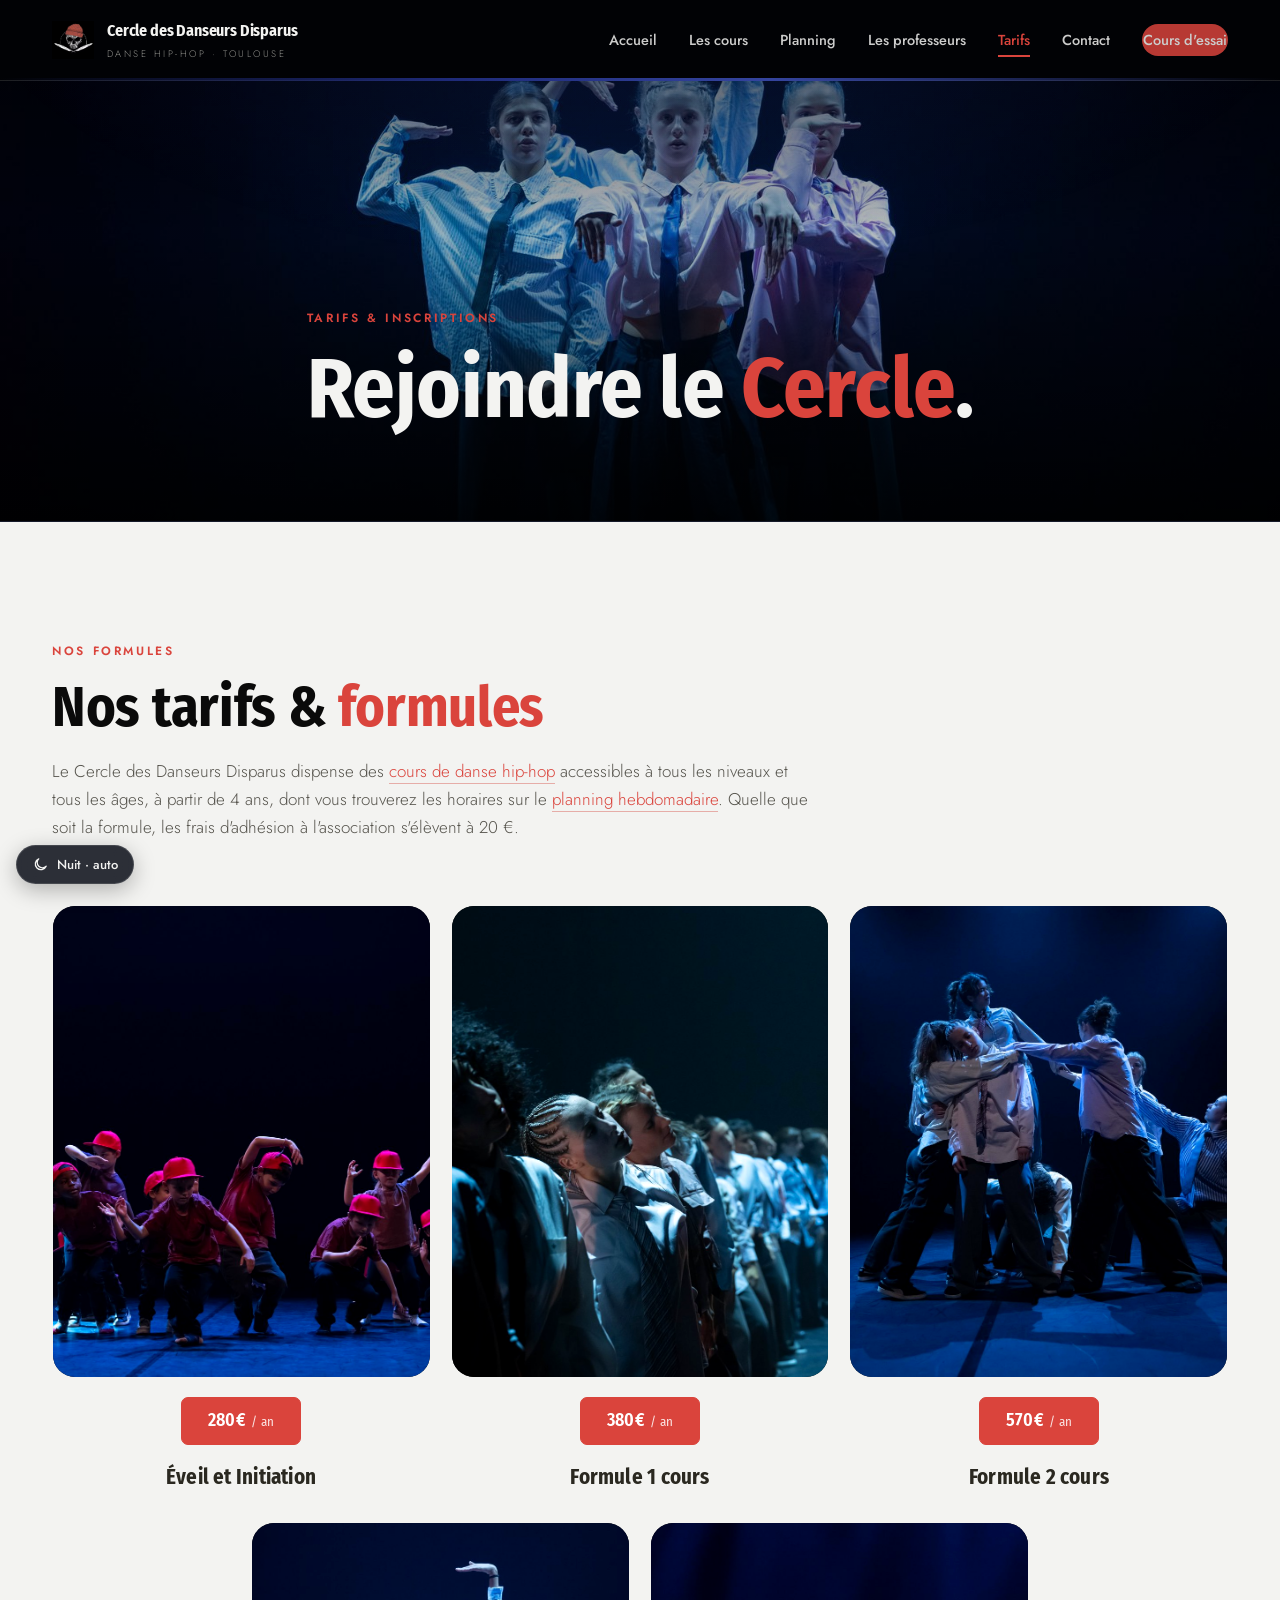
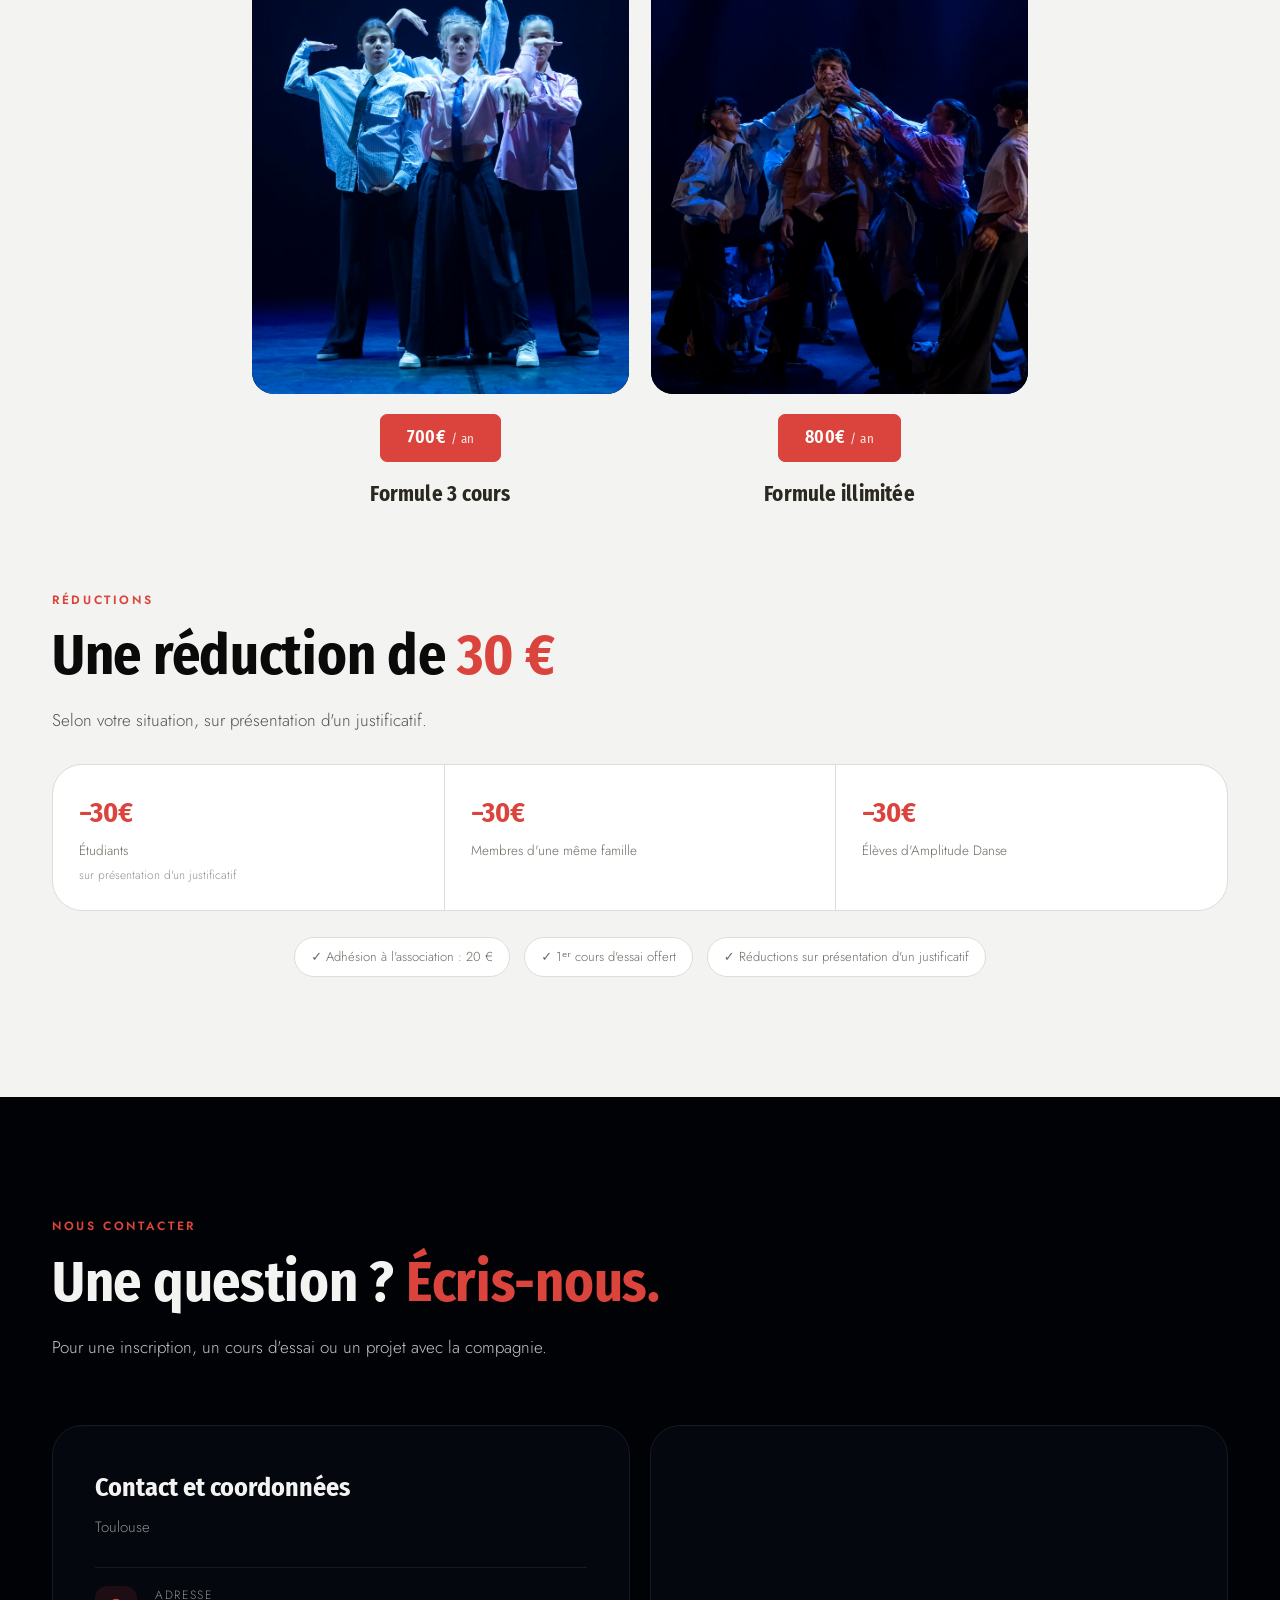
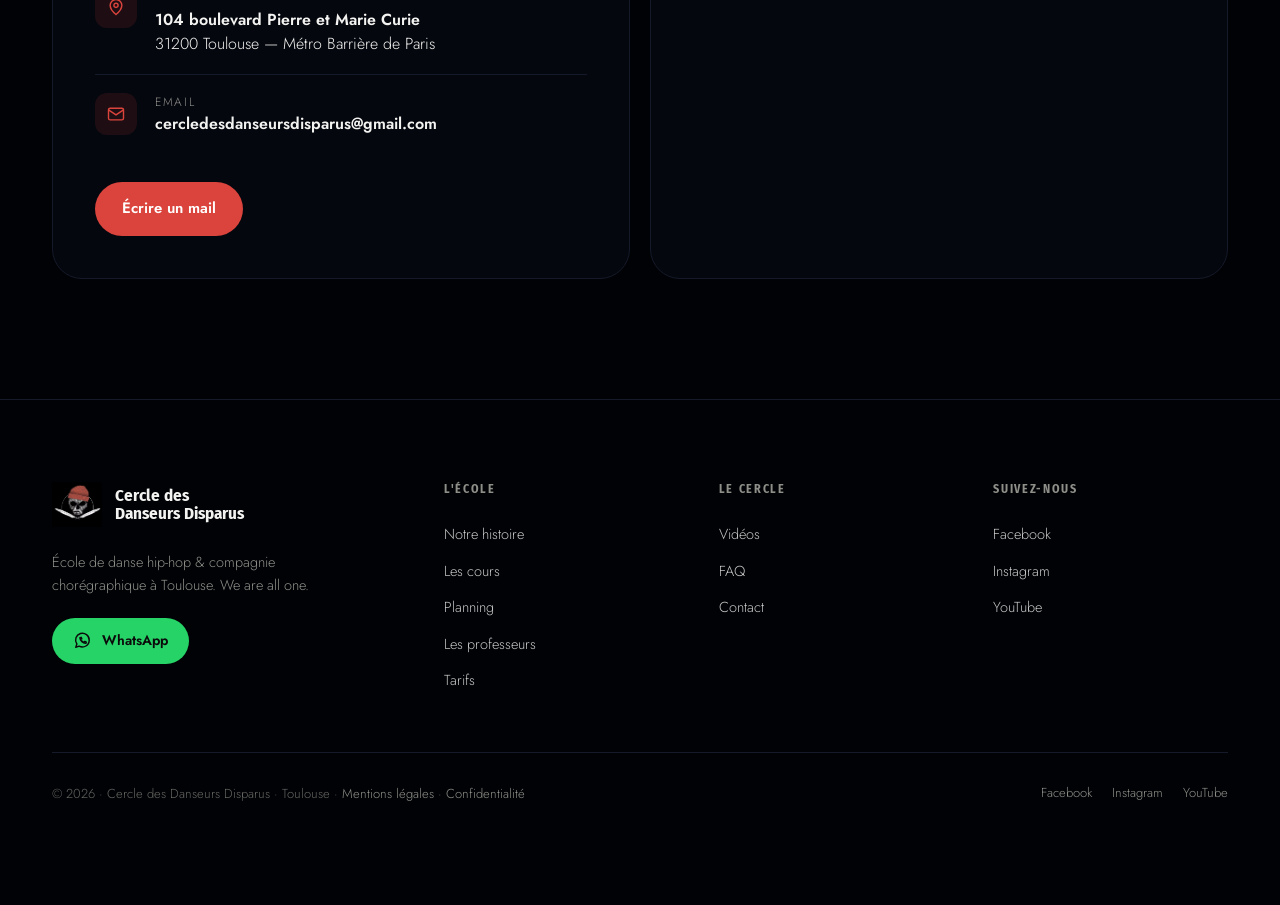
<file: tarifs.html>
<!DOCTYPE html>
<html lang="fr">
<head>
<meta charset="UTF-8" />
<meta name="viewport" content="width=device-width, initial-scale=1.0" />
<meta name="description" content="Tarifs et formules des cours de danse hip-hop à Toulouse : adhésion 20€, réductions étudiants et familles, premier cours d'essai gratuit." />
<title>Tarifs & Inscriptions — Cours de Hip-Hop à Toulouse | Le Cercle</title>
<link rel="icon" href="assets/logo.png" type="image/png" />
<link rel="canonical" href="https://www.cercledesdanseursdisparus.com/tarifs" />
<meta property="og:type" content="website" />
<meta property="og:site_name" content="Cercle des Danseurs Disparus" />
<meta property="og:title" content="Tarifs & Inscriptions — Cours de Hip-Hop à Toulouse | Le Cercle" />
<meta property="og:description" content="Tarifs et formules des cours de danse hip-hop à Toulouse : adhésion 20€, réductions étudiants et familles, premier cours d'essai gratuit." />
<meta property="og:image" content="https://www.cercledesdanseursdisparus.com/assets/gal-10.jpg" />
<meta property="og:url" content="https://www.cercledesdanseursdisparus.com/tarifs" />
<meta property="og:locale" content="fr_FR" />
<meta name="twitter:card" content="summary_large_image" />
<meta name="twitter:title" content="Tarifs & Inscriptions — Cours de Hip-Hop à Toulouse | Le Cercle" />
<meta name="twitter:description" content="Tarifs et formules des cours de danse hip-hop à Toulouse : adhésion 20€, réductions étudiants et familles, premier cours d'essai gratuit." />
<meta name="twitter:image" content="https://www.cercledesdanseursdisparus.com/assets/gal-10.jpg" />
<script type="application/ld+json">
{
  "@context": "https://schema.org",
  "@type": ["EducationalOrganization", "LocalBusiness"],
  "@id": "https://www.cercledesdanseursdisparus.com/#organization",
  "name": "Cercle des Danseurs Disparus",
  "alternateName": "C3D",
  "legalName": "CERCLE DES DANSEURS DISPARUS",
  "identifier": [
    { "@type": "PropertyValue", "name": "SIRET", "value": "83061847600022" },
    { "@type": "PropertyValue", "name": "SIREN", "value": "830618476" }
  ],
  "founder": { "@type": "Person", "name": "Ifrah Zerarda" },
  "description": "\u00c9cole de danse hip-hop et compagnie chor\u00e9graphique \u00e0 Toulouse depuis 2015 : break, house, urban contemporain, floorwork et \u00e9veil danse pour enfants, ados et adultes.",
  "url": "https://www.cercledesdanseursdisparus.com/",
  "logo": "https://www.cercledesdanseursdisparus.com/assets/logo.png",
  "image": "https://www.cercledesdanseursdisparus.com/assets/gal-13.jpg",
  "email": "cercledesdanseursdisparus@gmail.com",
  "foundingDate": "2015",
  "address": {
    "@type": "PostalAddress",
    "streetAddress": "104 boulevard Pierre et Marie Curie",
    "postalCode": "31200",
    "addressLocality": "Toulouse",
    "addressCountry": "FR"
  },
  "areaServed": { "@type": "City", "name": "Toulouse" },
  "sameAs": [
    "https://www.facebook.com/p/Cercle-des-danseurs-disparus",
    "https://www.instagram.com/cercledesdanseursdisparus/",
    "https://www.youtube.com/@cercledesdanseursdisparus2920"
  ]
}
</script>
<link rel="stylesheet" href="moderne.css" />
<link rel="stylesheet" href="ciel.css" />
<script src="ciel.js"></script>
<style>
  .tarifs{display:grid;grid-template-columns:repeat(3,1fr);gap:20px;align-items:stretch}
  .tarif{background:var(--coal);border:1px solid var(--line);border-radius:var(--rl);padding:36px 32px;display:flex;flex-direction:column;transition:.25s;position:relative}
  .tarif:hover{transform:translateY(-5px)}
  .tarif.feat{background:var(--red);border-color:var(--red)}
  .tarif .badge{position:absolute;top:24px;right:28px;font-size:11px;font-weight:700;letter-spacing:.08em;background:#fff;color:var(--red);padding:5px 12px;border-radius:100px}
  .tarif .nm{font-family:'Fira Sans Condensed',sans-serif;font-weight:600;font-size:19px;color:#cdcdcd}
  .tarif.feat .nm{color:rgba(255,255,255,.9)}
  .tarif .price{font-family:'Fira Sans Condensed',sans-serif;font-weight:700;font-size:54px;letter-spacing:-.03em;margin:18px 0 2px;line-height:1}
  .tarif .price small{font-size:17px;font-weight:500;color:var(--mut)}
  .tarif.feat .price small{color:rgba(255,255,255,.75)}
  .tarif .per{font-size:13.5px;color:var(--mut);margin-bottom:26px}
  .tarif.feat .per{color:rgba(255,255,255,.8)}
  .tarif ul{list-style:none;margin-bottom:30px;flex:1}
  .tarif li{font-size:14.5px;padding:11px 0;border-top:1px solid var(--line);display:flex;gap:11px;color:#cdcdcd}
  .tarif.feat li{color:#fff;border-color:rgba(255,255,255,.22)}
  .tarif li::before{content:"";width:18px;height:18px;flex:none;margin-top:1px;border-radius:50%;background:rgba(209,68,58,.16);
    background-image:url("data:image/svg+xml,%3Csvg xmlns='http://www.w3.org/2000/svg' viewBox='0 0 24 24' fill='none' stroke='%23d1443a' stroke-width='3'%3E%3Cpath d='M5 13l4 4L19 7'/%3E%3C/svg%3E");background-size:12px;background-position:center;background-repeat:no-repeat}
  .tarif.feat li::before{background-color:rgba(255,255,255,.2);background-image:url("data:image/svg+xml,%3Csvg xmlns='http://www.w3.org/2000/svg' viewBox='0 0 24 24' fill='none' stroke='%23ffffff' stroke-width='3'%3E%3Cpath d='M5 13l4 4L19 7'/%3E%3C/svg%3E")}
  .tarif .btn{width:100%;justify-content:center}
  .tarif .btn-out{border:1px solid var(--line);color:var(--paper)}
  .tarif .btn-out:hover{border-color:var(--paper)}
  .tarif.feat .btn{background:#fff;color:var(--red)}
  @media(max-width:860px){.tarifs{grid-template-columns:1fr}}

  /* nouvelles formules avec photo */
  .tarifs2{display:flex;flex-wrap:wrap;gap:30px 22px;justify-content:center}
  .tcard{width:calc(33.333% - 15px);min-width:230px;display:flex;flex-direction:column;align-items:center}
  .tphoto{position:relative;width:100%;aspect-ratio:4/5;border-radius:var(--r);overflow:hidden;background:#000;transition:transform .3s var(--ease),box-shadow .3s var(--ease)}
  .tcard:hover .tphoto{transform:translateY(-6px);box-shadow:0 22px 42px -22px rgba(0,0,0,.85)}
  .tphoto img{width:100%;height:100%;object-fit:cover;filter:saturate(1.05) contrast(1.04);transition:transform .55s var(--ease)}
  .tcard:hover .tphoto img{transform:scale(1.05)}
  .tprice{margin-top:20px;display:inline-flex;align-items:baseline;gap:5px;background:var(--red);color:#fff;border:1.5px solid var(--red);font-family:'Fira Sans Condensed',sans-serif;font-weight:600;font-size:18px;letter-spacing:.02em;padding:9px 26px;border-radius:7px;white-space:nowrap;transition:background .25s var(--ease),color .25s var(--ease),transform .25s var(--ease)}
  .tcard:hover .tprice{background:transparent;color:var(--red);transform:scale(1.06)}
  .tprice small{font-weight:400;opacity:.85;font-size:13px}
  .tcard figcaption{font-family:'Fira Sans Condensed',sans-serif;font-weight:700;font-size:21px;margin-top:16px;text-align:center;letter-spacing:.01em;transition:color .2s var(--ease)}
  .tcard:hover figcaption{color:var(--red)}
  @media(max-width:760px){.tcard{width:calc(50% - 11px)}}
  @media(max-width:460px){.tcard{width:100%}}

  .reduc{display:grid;grid-template-columns:repeat(3,1fr);gap:1px;background:var(--line);border:1px solid var(--line);border-radius:var(--rl);overflow:hidden;margin-top:22px}
  .reduc .r{background:var(--ink);padding:26px}
  .reduc .r .v{font-family:'Fira Sans Condensed',sans-serif;font-weight:700;font-size:28px;color:var(--red)}
  .reduc .r .k{font-size:13.5px;color:var(--mut);margin-top:6px}
  @media(max-width:760px){.reduc{grid-template-columns:1fr 1fr}}

  .incl{display:flex;gap:14px;flex-wrap:wrap;justify-content:center;margin-top:26px}
  .incl span{font-size:13px;color:var(--mut);background:var(--coal);border:1px solid var(--line);padding:9px 16px;border-radius:100px}

  /* compagnie full */
  .cmp-hero{background:var(--bone);color:var(--umber)}
  .cmp-hero .cmp-media{aspect-ratio:16/10;border-radius:var(--rl);overflow:hidden;margin-top:48px}
  .cmp-works{display:grid;grid-template-columns:repeat(2,1fr);gap:20px;margin-top:48px}
  .cmp-work{border:1px solid var(--bone2);border-radius:var(--rl);overflow:hidden;background:rgba(255,255,255,.25)}
  .cmp-work .ph{aspect-ratio:16/9;background:repeating-linear-gradient(135deg,#e4e4e0 0 14px,#dcdcd7 14px 28px);border:0}
  .cmp-work .ph::before{color:#8a8a85;background:rgba(231,224,210,.6)}
  .cmp-work .cw{padding:26px 28px}
  .cmp-work .cw .yr{font-size:12px;letter-spacing:.18em;text-transform:uppercase;color:var(--sand)}
  .cmp-work .cw h4{font-family:'Fira Sans Condensed',sans-serif;font-weight:400;font-size:32px;margin:8px 0 8px}
  .cmp-work .cw p{font-size:15px;color:#4d4d4a;line-height:1.6}
  @media(max-width:760px){.cmp-works{grid-template-columns:1fr}}
</style>
</head>
<body>

<header class="mnav">
  <div class="mnav-in">
    <a class="mbrand" href="/"><img src="assets/logo.png" alt="C3D" /><div><b>Cercle des Danseurs Disparus</b><span>Danse hip-hop · Toulouse</span></div></a>
    <nav class="mmenu">
      <a href="/">Accueil</a>
      <a href="/cours">Les cours</a>
      <a href="/planning">Planning</a>
      <a href="/professeurs">Les professeurs</a>
      <a href="/tarifs" class="active">Tarifs</a>
      <a href="/contact">Contact</a>
      <a class="btn btn-red" href="mailto:cercledesdanseursdisparus@gmail.com?subject=Cours%20d%27essai">Cours d'essai</a>
    </nav>
    <button class="mburger" aria-label="Menu">☰</button>
  </div>
</header>

<!-- HEADER -->
<section class="phead has-photo">
  <div class="phead-bg"><img src="assets/gal-10.jpg" alt="Rejoindre le Cercle des Danseurs Disparus" style="object-position:center 28%"  loading="eager" fetchpriority="high" /></div>
  <div class="container">
    <h1><span class="kicker">Tarifs &amp; inscriptions</span>Rejoindre le <em>Cercle</em>.</h1>
  </div>
</section>

<!-- TARIFS -->
<section class="section light">
  <div class="container">
    <div class="shead reveal">
      <span class="kicker">Nos formules</span>
      <h2>Nos tarifs &amp; <em>formules</em></h2>
      <p>Le Cercle des Danseurs Disparus dispense des <a class="lnk" href="/cours">cours de danse hip-hop</a> accessibles à tous les niveaux et tous les âges, à partir de 4 ans, dont vous trouverez les horaires sur le <a class="lnk" href="/planning">planning hebdomadaire</a>. Quelle que soit la formule, les frais d'adhésion à l'association s'élèvent à 20 €.</p>
    </div>
    <div class="tarifs2 reveal">
      <figure class="tcard"><div class="tphoto"><img src="assets/tarif-eveil.jpg" alt="Cours enfants du Cercle des Danseurs Disparus sur scène — formule éveil et initiation"  loading="lazy" decoding="async" /></div><span class="tprice">280€ <small>/ an</small></span><figcaption>Éveil et Initiation</figcaption></figure>
      <figure class="tcard"><div class="tphoto"><img src="assets/tarif-1cours.jpg" alt="Jeune danseuse en cours de hip-hop — formule 1 cours"  loading="lazy" decoding="async" /></div><span class="tprice">380€ <small>/ an</small></span><figcaption>Formule 1 cours</figcaption></figure>
      <figure class="tcard"><div class="tphoto"><img src="assets/tarif-2cours.jpg" alt="Chorégraphie de groupe du Cercle — formule 2 cours"  loading="lazy" decoding="async" /></div><span class="tprice">570€ <small>/ an</small></span><figcaption>Formule 2 cours</figcaption></figure>
      <figure class="tcard"><div class="tphoto"><img src="assets/tarif-3cours.jpg" alt="Groupe de danseurs du Cercle des Danseurs Disparus en mouvement — formule 3 cours"  loading="lazy" decoding="async" /></div><span class="tprice">700€ <small>/ an</small></span><figcaption>Formule 3 cours</figcaption></figure>
      <figure class="tcard"><div class="tphoto"><img src="assets/tarif-illimite.jpg" alt="Chorégraphie de groupe du Cercle des Danseurs Disparus — formule illimitée"  loading="lazy" decoding="async" /></div><span class="tprice">800€ <small>/ an</small></span><figcaption>Formule illimitée</figcaption></figure>
    </div>

    <div class="shead reveal" style="margin:80px 0 30px">
      <span class="kicker">Réductions</span>
      <h2>Une réduction de <em>30 €</em></h2>
      <p>Selon votre situation, sur présentation d'un justificatif.</p>
    </div>
    <div class="reduc reveal">
      <div class="r"><div class="v">−30€</div><div class="k">Étudiants<span style="display:block;color:var(--mut2);font-size:12px;margin-top:4px">sur présentation d'un justificatif</span></div></div>
      <div class="r"><div class="v">−30€</div><div class="k">Membres d'une même famille</div></div>
      <div class="r"><div class="v">−30€</div><div class="k">Élèves d'Amplitude Danse</div></div>
    </div>
    <div class="incl reveal">
      <span>✓ Adhésion à l'association : 20 €</span>
      <span>✓ 1ᵉʳ cours d'essai offert</span>
      <span>✓ Réductions sur présentation d'un justificatif</span>
    </div>
  </div>
</section>

<!-- CONTACT -->
<section class="section" id="contact">
  <div class="container">
    <div class="shead reveal">
      <span class="kicker">Nous contacter</span>
      <h2>Une question ? <em>Écris-nous.</em></h2>
      <p>Pour une inscription, un cours d'essai ou un projet avec la compagnie.</p>
    </div>
    <div class="contact-grid reveal">
      <div class="cbox">
        <h3>Contact et coordonnées</h3>
        <div class="sub">Toulouse</div>
        <div class="crow"><span class="ci"><svg viewBox="0 0 24 24"><path d="M12 21s-7-5.5-7-11a7 7 0 0 1 14 0c0 5.5-7 11-7 11z"/><circle cx="12" cy="10" r="2.5"/></svg></span><div><div class="k">Adresse</div><div class="v"><b>104 boulevard Pierre et Marie Curie</b><br />31200 Toulouse — Métro Barrière de Paris</div></div></div>
        <div class="crow"><span class="ci"><svg viewBox="0 0 24 24"><rect x="3" y="5" width="18" height="14" rx="2"/><path d="M3 7l9 6 9-6"/></svg></span><div><div class="k">Email</div><a class="v" href="mailto:cercledesdanseursdisparus@gmail.com"><b>cercledesdanseursdisparus@gmail.com</b></a></div></div>
        <div class="cbtns">
          <a class="btn btn-red" href="mailto:cercledesdanseursdisparus@gmail.com">Écrire un mail</a>
        </div>
      </div>
      <div class="cmap">
        <iframe title="Plan d'accès" loading="lazy" src="https://maps.google.com/maps?q=104%20boulevard%20Pierre%20et%20Marie%20Curie%2031200%20Toulouse&t=&z=15&ie=UTF8&iwloc=&output=embed"></iframe>
      </div>
    </div>
  </div>
</section>

<footer class="mfoot">
  <div class="container">
    <div class="mfoot-top">
      <div>
        <div class="fb"><img src="assets/logo.png" alt="C3D" /><b>Cercle des<br />Danseurs Disparus</b></div>
        <p class="fdesc">École de danse hip-hop &amp; compagnie chorégraphique à Toulouse. We are all one.</p>
        <a class="btn btn-wa fwa" href="https://wa.me/33674048003" target="_blank" rel="noopener"><svg viewBox="0 0 24 24" aria-hidden="true"><path d="M20.5 11.6a8.6 8.6 0 0 1-12.7 7.5L3.5 20.5l1.4-4.1A8.6 8.6 0 1 1 20.5 11.6z"/><path d="M9 9.2c.3 1.9 2.2 4.2 4.6 5.1l1.3-1.2 1.9.9-.4 1.6c-3.6.4-7.6-3.4-7.7-7.1l1.6-.5.9 1.9z"/></svg>WhatsApp</a>
      </div>
      <div class="fcol"><h3>L'école</h3><a href="/#ecole">Notre histoire</a><a href="/cours">Les cours</a><a href="/planning">Planning</a><a href="/professeurs">Les professeurs</a><a href="/tarifs">Tarifs</a></div>
      <div class="fcol"><h3>Le Cercle</h3><a href="/#videos">Vidéos</a><a href="/#faq">FAQ</a><a href="/contact">Contact</a></div>
      <div class="fcol"><h3>Suivez-nous</h3><a href="https://www.facebook.com/p/Cercle-des-danseurs-disparus" target="_blank" rel="noopener">Facebook</a><a href="https://www.instagram.com/cercledesdanseursdisparus/" target="_blank" rel="noopener">Instagram</a><a href="https://www.youtube.com/@cercledesdanseursdisparus2920" target="_blank" rel="noopener">YouTube</a></div>
    </div>
    <div class="mfoot-bot">
      <span>© 2026 · Cercle des Danseurs Disparus · Toulouse · <a href="/mentions-legales">Mentions légales</a> · <a href="/politique-de-confidentialite">Confidentialité</a></span>
      <div class="socials"><a href="https://www.facebook.com/p/Cercle-des-danseurs-disparus" target="_blank" rel="noopener">Facebook</a><a href="https://www.instagram.com/cercledesdanseursdisparus/" target="_blank" rel="noopener">Instagram</a><a href="https://www.youtube.com/@cercledesdanseursdisparus2920" target="_blank" rel="noopener">YouTube</a></div>
    </div>
  </div>
</footer>


<script src="moderne.js"></script>
</body>
</html>
</file>
<file: moderne.css>
/* ============ C3D · Proposition Moderne · feuille partagée ============ */
@import url('https://fonts.googleapis.com/css2?family=Fira+Sans+Condensed:wght@300;400;500;600;700&family=Jost:wght@300;400;500;600&display=swap');

:root{
  --ink:#000000;
  --coal:#0d0d0d;
  --coal2:#181818;
  --paper:#f3f3f1;
  --paper2:#e7e7e3;
  --white:#fff;
  --red:#da443c;
  --rust:#b5352c;
  --ember:#e8736a;
  --line:#272727;
  --line-soft:rgba(243,243,241,.12);
  --mut:#8f8f8a;
  --mut2:#666662;
  /* compagnie (code couleur cassé) */
  --bone:#f4f4f2;
  --bone2:#e3e3df;
  --umber:#0f0f0f;
  --sand:#da443c;
  --r:22px;
  --rl:30px;
  --maxw:1240px;
  --ease:cubic-bezier(.22,.61,.36,1);
}
*{margin:0;padding:0;box-sizing:border-box}
html{scroll-behavior:smooth}
body{
  background:var(--ink);color:var(--paper);
  font-family:'Jost',system-ui,sans-serif;font-weight:300;
  -webkit-font-smoothing:antialiased;overflow-x:hidden;line-height:1.55;
}
a{color:inherit;text-decoration:none}
img{display:block;max-width:100%}
.display{font-family:'Fira Sans Condensed',sans-serif}
.serif{font-family:'Fira Sans Condensed',sans-serif}
.red{color:var(--red)}
.container{max-width:var(--maxw);margin:0 auto;padding:0 32px}
.kicker{font-size:12px;font-weight:600;letter-spacing:.22em;text-transform:uppercase;color:var(--red)}
.kicker.muted{color:var(--mut)}

/* ---------- buttons ---------- */
.btn{font-family:'Jost';font-weight:600;font-size:15px;padding:14px 26px;border-radius:999px;
  display:inline-flex;align-items:center;gap:10px;transition:.25s var(--ease);cursor:pointer;border:1px solid transparent;white-space:nowrap}
.btn .ar{transition:transform .25s var(--ease)}
.btn:hover .ar{transform:translateX(4px)}
.btn-red{background:var(--red);color:#fff}
.btn-red:hover{background:var(--rust)}
.btn-light{background:var(--paper);color:var(--ink)}
.btn-light:hover{background:#fff}
.btn-ghost{border-color:var(--line-soft);color:var(--paper)}
.btn-ghost:hover{border-color:var(--paper);background:rgba(244,241,234,.05)}
.btn-dark{background:var(--ink);color:#fff}
.btn-dark:hover{background:var(--coal2)}

/* ---------- nav ---------- */
.mnav{position:fixed;top:0;left:0;right:0;z-index:80;background:#000;border-bottom:1px solid var(--line-soft);transition:background .35s,border-color .35s,backdrop-filter .35s}
.mnav.solid{background:rgba(12,11,10,.8);backdrop-filter:blur(14px);border-bottom-color:var(--line-soft)}
.mnav-in{display:flex;align-items:center;justify-content:space-between;height:80px;max-width:var(--maxw);margin:0 auto;padding:0 32px}
.mbrand{display:flex;align-items:center;gap:13px}
.mbrand img{width:42px;height:42px;object-fit:contain}
.mbrand b{font-family:'Fira Sans Condensed',sans-serif;font-weight:700;font-size:16px;letter-spacing:-.01em;line-height:1}
.mbrand span{font-size:9.5px;letter-spacing:.26em;color:var(--mut);text-transform:uppercase;display:block;margin-top:3px}
.mmenu{display:flex;align-items:center;gap:32px}
.mmenu a{font-size:14.5px;font-weight:500;color:var(--paper);opacity:.84;transition:.2s;position:relative;padding:4px 0}
.mmenu a:hover,.mmenu a.active{opacity:1;color:var(--red)}
.mmenu a.active::after{content:"";position:absolute;left:0;right:0;bottom:-2px;height:2px;background:var(--red)}
.mburger{display:none;background:none;border:0;color:var(--paper);font-size:24px;cursor:pointer}
@media(max-width:920px){
  .mmenu{position:fixed;inset:80px 0 auto 0;flex-direction:column;gap:0;background:rgba(12,11,10,.97);backdrop-filter:blur(14px);
    padding:14px 0 24px;border-bottom:1px solid var(--line-soft);transform:translateY(-120%);transition:transform .4s var(--ease);align-items:stretch}
  .mmenu.open{transform:none}
  .mmenu a{padding:16px 32px;font-size:18px;border-top:1px solid var(--line-soft)}
  .mmenu .btn{margin:14px 32px 0}
  .mburger{display:block}
}

/* ---------- hero ---------- */
.mhero{position:relative;min-height:100svh;display:flex;align-items:flex-end;overflow:hidden}
.mhero .ph,.mhero .hbg{position:absolute;inset:0;z-index:0}
.mhero .hbg img{width:100%;height:100%;object-fit:cover;object-position:center 25%;filter:contrast(1.06) brightness(.96)}
.mhero .fade{position:absolute;inset:0;z-index:1;
  background:linear-gradient(180deg,rgba(0,0,0,.5) 0%,rgba(0,0,0,0) 26%,rgba(0,0,0,.05) 55%,rgba(0,0,0,.78) 90%,#000 100%)}
.mhero .fade::after{content:"";position:absolute;inset:0;background:radial-gradient(130% 80% at 15% 90%,rgba(0,0,0,.6),transparent 55%)}
.mhero-in{position:relative;z-index:2;width:100%;padding-bottom:78px;padding-top:120px}
.mhero .kicker{margin-bottom:22px}
.mhero h1{font-family:'Fira Sans Condensed',sans-serif;font-weight:700;font-size:clamp(46px,8.2vw,108px);line-height:.98;letter-spacing:-.005em;max-width:16ch}
.mhero h1 em{font-style:normal;color:var(--red)}
.mhero p{margin-top:26px;font-size:clamp(16px,1.7vw,20px);color:#dadada;max-width:540px;line-height:1.6}
.mhero .acts{margin-top:36px;display:flex;gap:14px;flex-wrap:wrap}
.mhero .scrolltag{position:absolute;right:32px;bottom:40px;z-index:2;writing-mode:vertical-rl;font-size:11px;letter-spacing:.28em;text-transform:uppercase;color:var(--mut);display:flex;align-items:center;gap:14px}
.mhero .scrolltag i{width:1px;height:46px;background:linear-gradient(var(--red),transparent)}
@media(max-width:760px){.mhero .scrolltag{display:none}}

/* ---------- section scaffolding ---------- */
.section{padding:120px 0}
.section.tight{padding:90px 0}
.section.coal{background:var(--coal)}
/* ---- sections à fond clair (rythme noir/blanc de la charte) ---- */
.section.light{
  background:#f3f3f1;color:#2a2820;
  --paper:#0b0b0b;--ink:#ffffff;--coal:#ffffff;--coal2:#f6f6f3;
  --line:#deded8;--mut:#6c6960;--mut2:#94918a;--white:#000;
}
.section.light h2,.section.light h3,.section.light h4{color:#0a0a0a}
.section.light p{color:#4f4d46}
.section.light .shead p{color:#56544d}
/* intro / CTA vers tarifs (page planning) */
.ptcta{display:flex;align-items:center;justify-content:space-between;gap:48px;flex-wrap:wrap}
.ptcta.center{justify-content:center;text-align:center;flex-direction:column}
.ptcta.center .ptcta-act{flex-direction:row}
.ptcta-txt{max-width:640px}
.ptcta-txt .kicker{display:block;margin-bottom:14px}
.ptcta-txt h2{font-family:'Fira Sans Condensed',sans-serif;font-weight:700;font-size:clamp(26px,3.4vw,42px);line-height:1.05;letter-spacing:-.005em;margin-bottom:14px}
.ptcta-txt p{font-size:16.5px;line-height:1.7}
.ptcta-act{display:flex;flex-direction:column;gap:12px;min-width:240px}
.ptcta-act .btn{justify-content:center}
@media(max-width:760px){.ptcta-act{width:100%}}
/* photos profils (page profs) */
.profile .pphoto img{width:100%;height:100%;position:absolute;inset:0;object-fit:cover;object-position:center 42%;filter:grayscale(1) contrast(1.05)}
/* rangée professeurs (accueil) */
.prow{display:grid;grid-template-columns:repeat(4,1fr);gap:22px}
.pcard{display:block;text-decoration:none;color:inherit}
.pcard-img{position:relative;aspect-ratio:4/5;border-radius:var(--rl);overflow:hidden;background:#000;border:1px solid var(--line)}
.pcard-img img{width:100%;height:100%;object-fit:cover;object-position:center 28%;filter:grayscale(1) contrast(1.05);transition:transform .55s var(--ease)}
.pcard:hover .pcard-img img{transform:scale(1.05)}
.pcard-img::after{content:"";position:absolute;inset:0;background:linear-gradient(180deg,transparent 55%,rgba(0,0,0,.55));opacity:0;transition:.3s var(--ease)}
.pcard:hover .pcard-img::after{opacity:1}
.pcard-meta{margin-top:16px}
.pcard-meta b{font-family:'Fira Sans Condensed',sans-serif;font-weight:700;font-size:20px;display:block;transition:color .2s var(--ease)}
.pcard:hover .pcard-meta b{color:var(--red)}
.pcard-meta span{font-size:13px;color:var(--mut);letter-spacing:.02em}
@media(max-width:640px){.prow{grid-template-columns:1fr}}
@media(max-width:900px) and (min-width:641px){.prow{grid-template-columns:repeat(2,1fr)}}
.shead{max-width:760px;margin-bottom:64px}
.shead.center{margin-left:auto;margin-right:auto;text-align:center}
.shead .kicker{display:block;margin-bottom:18px}
.shead h2{font-family:'Fira Sans Condensed',sans-serif;font-weight:700;font-size:clamp(32px,4.8vw,56px);line-height:1.05;letter-spacing:-.005em}
.shead h2 em{font-style:normal;color:var(--red)}
.shead p{margin-top:20px;font-size:17px;color:#c6c6c6;line-height:1.65}

/* ---------- placeholders & media ---------- */
.ph{position:relative;background:repeating-linear-gradient(135deg,#101010 0 14px,#161616 14px 28px);border:1px solid var(--line);overflow:hidden}
.ph::before{content:attr(data-label);position:absolute;top:50%;left:50%;transform:translate(-50%,-50%);font-size:11px;letter-spacing:.16em;
  color:var(--mut);text-transform:uppercase;text-align:center;background:rgba(12,11,10,.55);padding:8px 14px;border-radius:100px;white-space:nowrap}
.ph.dot::after{content:"";position:absolute;inset:0;background-image:radial-gradient(rgba(244,241,234,.05) 1px,transparent 1px);background-size:14px 14px}
.media{position:relative;border-radius:var(--rl);overflow:hidden;background:#000}
.media img{width:100%;height:100%;object-fit:cover;filter:contrast(1.03)}
.media iframe{position:absolute;inset:0;width:100%;height:100%;border:0;display:block}
.split .media.media-video{aspect-ratio:16/9}

/* ---------- école split ---------- */
.split{display:grid;grid-template-columns:1.02fr .98fr;gap:72px;align-items:center}
.split.rev{direction:rtl}.split.rev>*{direction:ltr}
.split .media{aspect-ratio:5/6;border-radius:var(--rl)}
.split h3{font-family:'Fira Sans Condensed',sans-serif;font-weight:700;font-size:clamp(28px,3.6vw,42px);line-height:1.08;letter-spacing:-.02em;margin-bottom:24px}
.split h3 em{font-style:normal;color:var(--red)}
.split p{font-size:16.5px;line-height:1.8;color:#c9c9c9;margin-bottom:18px}
.split p b{color:var(--white);font-weight:600}
.vlist{list-style:none;margin-top:30px;display:grid;gap:2px}
.vlist li{display:flex;gap:16px;align-items:flex-start;padding:16px 0;border-top:1px solid var(--line)}
.vlist li .vi{font-family:'Fira Sans Condensed',sans-serif;font-weight:700;color:var(--red);font-size:14px;min-width:30px}
.vlist li .vt b{display:block;font-weight:600;font-size:15.5px;color:var(--white)}
.vlist li .vt span{font-size:14px;color:var(--mut)}
@media(max-width:900px){.split{grid-template-columns:1fr;gap:40px}.split.rev{direction:ltr}}
.waeo{font-family:'Fira Sans Condensed',sans-serif;font-weight:700;font-size:20px;color:var(--red);letter-spacing:.02em;margin-top:8px}

/* exergue Ifrah */
.equote{margin:84px auto 0;max-width:920px;text-align:center;position:relative;padding:0 20px}
.equote::before{content:"\201C";display:block;font-family:'Fira Sans Condensed',sans-serif;font-size:90px;line-height:.5;color:var(--red);margin-bottom:22px}
.equote blockquote{font-family:'Fira Sans Condensed',sans-serif;font-weight:500;font-size:clamp(22px,2.7vw,30px);line-height:1.32;letter-spacing:.005em;margin:0;color:var(--paper)}
.equote figcaption{margin-top:26px;font-size:13px;letter-spacing:.18em;text-transform:uppercase;color:var(--mut)}

/* encart rentrée */
.rentree-band{margin-top:84px;display:grid;grid-template-columns:1.6fr 1fr;gap:0;border:1px solid var(--line);border-top:4px solid var(--red);border-radius:var(--rl);overflow:hidden;background:var(--coal)}
.rb-main{padding:42px 44px}
.rb-main h4{font-family:'Fira Sans Condensed',sans-serif;font-weight:700;font-size:clamp(24px,3vw,34px);line-height:1.06;margin:16px 0 16px;letter-spacing:.005em}
.rb-main h4 em{font-style:normal;color:var(--red)}
.rb-main p{font-size:16px;line-height:1.7;color:#c9c9c9;margin-bottom:12px}
.rb-main p b{color:var(--paper);font-weight:600}
.rb-sub{color:var(--mut)!important}
.rb-acts{display:flex;flex-wrap:wrap;gap:12px;margin-top:24px}
.rb-new{padding:42px 38px;background:rgba(218,68,60,.07);border-left:1px solid var(--line);display:flex;flex-direction:column;justify-content:center}
.rb-new .nt{font-family:'Jost',sans-serif;font-size:11px;font-weight:600;letter-spacing:.22em;text-transform:uppercase;color:var(--red)}
.rb-new>b{font-family:'Fira Sans Condensed',sans-serif;font-weight:700;font-size:30px;margin:8px 0 14px;line-height:1}
.rb-new p{font-size:15px;line-height:1.6;color:#c9c9c9;margin:0}
.rb-new p b{color:var(--paper);font-weight:600}
.rb-when{margin-top:18px;align-self:flex-start;background:var(--red);color:#fff;font-family:'Fira Sans Condensed',sans-serif;font-weight:600;font-size:15px;padding:8px 16px;border-radius:7px}
@media(max-width:760px){.rentree-band{grid-template-columns:1fr}.rb-new{border-left:0;border-top:1px solid var(--line)}.rb-main{padding:34px 26px}.rb-new{padding:34px 26px}}

/* ---------- videos ---------- */
.vgrid{display:grid;grid-template-columns:repeat(12,1fr);gap:18px}
.vcard{position:relative;border-radius:var(--r);overflow:hidden;border:1px solid var(--line);display:block;cursor:pointer;background:#000}
.vcard.feat{grid-column:span 7;aspect-ratio:16/10}
.vcard.small{grid-column:span 5;aspect-ratio:16/10}
.vcard.third{grid-column:span 4;aspect-ratio:4/3}
.vcard .ph{position:absolute;inset:0;border:0}
.vcard .scrim{position:absolute;inset:0;background:linear-gradient(180deg,transparent 40%,rgba(12,11,10,.85));z-index:1}
.vcard .play{position:absolute;top:50%;left:50%;transform:translate(-50%,-50%);z-index:2;width:64px;height:64px;border-radius:50%;
  background:rgba(209,68,58,.92);display:flex;align-items:center;justify-content:center;transition:.3s var(--ease)}
.vcard:hover .play{transform:translate(-50%,-50%) scale(1.1);background:var(--red)}
.vcard .play::after{content:"";border-left:16px solid #fff;border-top:10px solid transparent;border-bottom:10px solid transparent;margin-left:4px}
.vcard .meta{position:absolute;left:20px;bottom:18px;right:20px;z-index:2}
.vcard .meta .t{font-family:'Fira Sans Condensed',sans-serif;font-weight:600;font-size:18px}
.vcard .meta .s{font-size:13px;color:var(--mut);margin-top:3px}
.vcard .tag{position:absolute;top:16px;left:16px;z-index:2;font-size:11px;font-weight:600;letter-spacing:.1em;text-transform:uppercase;
  background:var(--red);color:#fff;padding:5px 11px;border-radius:100px}
@media(max-width:760px){.vcard.feat,.vcard.small,.vcard.third{grid-column:span 12;aspect-ratio:16/10}}
.vcard.video{cursor:default}
.vcard.video iframe{position:absolute;inset:0;width:100%;height:100%;border:0;z-index:1}
.vcard.video .tag{z-index:3}
.vgrid.vids{grid-template-columns:repeat(3,1fr)}
.vgrid.vids .vcard{aspect-ratio:16/9}
@media(max-width:760px){.vgrid.vids{grid-template-columns:1fr}}
.pgal{margin-top:22px;display:grid;grid-template-columns:repeat(6,1fr);gap:14px}
.pg-item{border-radius:var(--rl);overflow:hidden;background:#000;aspect-ratio:1/1;cursor:zoom-in}
.lightbox{position:fixed;inset:0;z-index:999;background:rgba(0,0,0,.92);display:flex;align-items:center;justify-content:center;padding:40px}
.lightbox[hidden]{display:none}
.lightbox img{max-width:100%;max-height:100%;object-fit:contain;border-radius:8px}
.lightbox .lb-close{position:absolute;top:24px;right:28px;width:42px;height:42px;border-radius:50%;background:rgba(255,255,255,.1);border:1px solid rgba(255,255,255,.3);color:#fff;font-size:18px;cursor:pointer}
.pg-item img{width:100%;height:100%;object-fit:cover;filter:grayscale(.15) contrast(1.05);transition:transform .5s var(--ease)}
.pg-item:hover img{transform:scale(1.06)}
@media(max-width:1024px){.pgal{grid-template-columns:repeat(4,1fr)}}
@media(max-width:700px){.pgal{grid-template-columns:repeat(3,1fr)}}
@media(max-width:480px){.pgal{grid-template-columns:repeat(2,1fr)}}
.tband{width:100%;height:46vh;min-height:320px;max-height:520px;overflow:hidden}
.tband img{width:100%;height:100%;object-fit:cover}

/* ---------- pour qui ---------- */
.audiences{display:flex;flex-wrap:wrap;gap:12px}
.aud{display:flex;align-items:center;gap:12px;background:var(--coal2);border:1px solid var(--line);border-radius:100px;padding:12px 22px 12px 14px;transition:.25s}
.aud:hover{border-color:var(--red);transform:translateY(-2px)}
.aud .n{font-family:'Fira Sans Condensed',sans-serif;font-weight:700;font-size:13px;color:var(--red);background:rgba(209,68,58,.12);width:30px;height:30px;border-radius:50%;display:flex;align-items:center;justify-content:center}
.aud .t b{display:block;font-weight:600;font-size:15px}
.aud .t span{font-size:12.5px;color:var(--mut)}
.styleline{margin-top:46px;padding-top:38px;border-top:1px solid var(--line);display:flex;gap:40px;align-items:flex-start;flex-wrap:wrap}
.styleline .lab{font-size:13px;letter-spacing:.18em;text-transform:uppercase;color:var(--mut);min-width:120px;padding-top:8px}
.stags{display:flex;flex-wrap:wrap;gap:10px 8px;flex:1}
.stags a,.stags span{font-family:'Fira Sans Condensed',sans-serif;font-weight:600;font-size:clamp(18px,2.4vw,26px);color:var(--paper);padding:4px 4px;letter-spacing:-.01em;transition:.2s;position:relative}
.stags a:hover{color:var(--red)}
.stags .dot{color:var(--mut2);font-weight:400}

/* ---------- FAQ ---------- */
.faq{max-width:860px;margin:0 auto;border-top:1px solid var(--line)}
.faq details{border-bottom:1px solid var(--line)}
.faq summary{list-style:none;cursor:pointer;padding:26px 0;display:flex;justify-content:space-between;align-items:center;gap:24px;
  font-family:'Fira Sans Condensed',sans-serif;font-weight:600;font-size:clamp(18px,2.2vw,22px);transition:color .2s}
.faq summary::-webkit-details-marker{display:none}
.faq summary:hover{color:var(--red)}
.faq summary .ic{position:relative;width:22px;height:22px;flex:none}
.faq summary .ic::before,.faq summary .ic::after{content:"";position:absolute;background:var(--red);transition:transform .3s var(--ease)}
.faq summary .ic::before{top:10px;left:0;width:22px;height:2px}
.faq summary .ic::after{top:0;left:10px;width:2px;height:22px}
.faq details[open] summary .ic::after{transform:scaleY(0)}
.faq details[open] summary{color:var(--red)}
.faq .ans{padding:0 60px 28px 0;color:#c4c4c4;font-size:16px;line-height:1.75}

/* ---------- compagnie (CODE COULEUR CASSÉ) ---------- */
.compagnie{background:var(--bone);color:var(--umber);position:relative;overflow:hidden}
.compagnie .container{position:relative;z-index:1}
.compagnie .badge{display:inline-flex;align-items:center;gap:10px;font-size:12px;font-weight:600;letter-spacing:.22em;text-transform:uppercase;color:var(--sand);margin-bottom:26px}
.compagnie .badge::before{content:"";width:34px;height:1px;background:var(--sand)}
.cmp-grid{display:grid;grid-template-columns:1.1fr .9fr;gap:70px;align-items:center}
.compagnie h2{font-family:'Fira Sans Condensed',sans-serif;font-weight:400;font-size:clamp(40px,6vw,76px);line-height:1.02;letter-spacing:-.01em}
.compagnie h2 em{font-style:italic}
.compagnie .lead{font-family:'Fira Sans Condensed',sans-serif;font-size:clamp(20px,2.4vw,26px);font-style:italic;color:#4a4a48;margin:26px 0 22px;line-height:1.4}
.compagnie p{font-size:16px;line-height:1.8;color:#4d4d4a;margin-bottom:18px;max-width:46ch}
.compagnie .cmeta{display:flex;gap:46px;margin:34px 0;flex-wrap:wrap}
.compagnie .cmeta .k{font-size:11px;letter-spacing:.2em;text-transform:uppercase;color:var(--sand)}
.compagnie .cmeta .v{font-family:'Fira Sans Condensed',sans-serif;font-size:30px;margin-top:6px;color:var(--umber)}
.compagnie .btn-umber{background:var(--umber);color:var(--bone);border-radius:999px}
.compagnie .btn-umber:hover{background:#000}
.compagnie .ph{background:repeating-linear-gradient(135deg,#e4e4e0 0 14px,#dcdcd7 14px 28px);border-color:var(--bone2)}
.compagnie .ph::before{color:#8a8a85;background:rgba(231,224,210,.6)}
.compagnie .cmp-media{aspect-ratio:4/5;border-radius:var(--rl);overflow:hidden}
.compagnie .cmp-media img{filter:grayscale(1) contrast(1.05)}
.compagnie .switchnote{position:absolute;top:26px;right:32px;font-size:11px;letter-spacing:.12em;text-transform:uppercase;color:#a99a80}
@media(max-width:900px){.cmp-grid{grid-template-columns:1fr;gap:44px}.compagnie .switchnote{display:none}}

/* ---------- contact ---------- */
.contact-grid{display:grid;grid-template-columns:1fr 1fr;gap:20px}
.cbox{background:var(--coal);border:1px solid var(--line);border-radius:var(--rl);padding:42px}
.cbox h3{font-family:'Fira Sans Condensed',sans-serif;font-weight:700;font-size:26px;margin-bottom:8px}
.cbox .sub{color:var(--mut);font-size:15px;margin-bottom:28px}
.crow{display:flex;gap:18px;padding:18px 0;border-top:1px solid var(--line);align-items:flex-start}
.crow:first-of-type{border-top:0}
.crow .ci{width:42px;height:42px;border-radius:12px;background:rgba(209,68,58,.12);color:var(--red);display:flex;align-items:center;justify-content:center;flex:none}
.crow .ci svg{width:20px;height:20px;stroke:var(--red);fill:none;stroke-width:1.7}
.crow .k{font-size:12px;letter-spacing:.14em;text-transform:uppercase;color:var(--mut)}
.crow .v{font-size:16px;margin-top:3px;line-height:1.5}
.crow .v b{font-weight:600}
.crow a.v:hover{color:var(--red)}
.cbtns{display:flex;gap:12px;flex-wrap:wrap;margin-top:28px}
.cmap{border-radius:var(--rl);overflow:hidden;border:1px solid var(--line);min-height:420px;background:var(--coal)}
.cmap iframe{width:100%;height:100%;min-height:420px;border:0;filter:grayscale(1) invert(.9) contrast(.9)}
@media(max-width:860px){.contact-grid{grid-template-columns:1fr}}

/* ---------- footer ---------- */
.mfoot{background:var(--ink);border-top:1px solid var(--line);padding:80px 0 36px}
.mfoot-top{display:grid;grid-template-columns:1.5fr 1fr 1fr 1fr;gap:40px;padding-bottom:54px;border-bottom:1px solid var(--line)}
.mfoot .fb{display:flex;align-items:center;gap:13px;margin-bottom:20px}
.mfoot .fb img{width:50px;height:50px;object-fit:contain}
.mfoot .fb b{font-family:'Fira Sans Condensed',sans-serif;font-weight:700;font-size:17px;line-height:1.05}
.mfoot .fdesc{color:var(--mut);font-size:14.5px;line-height:1.6;max-width:300px}
.mfoot h3{font-family:'Fira Sans Condensed',sans-serif;font-size:12px;letter-spacing:.14em;text-transform:uppercase;color:var(--mut);margin-bottom:18px}
.mfoot .fcol a{display:block;font-size:14.5px;padding:7px 0;color:#c6c6c6;transition:.2s}
.mfoot .fcol a:hover{color:var(--red);padding-left:5px}
.mfoot-bot{display:flex;justify-content:space-between;align-items:center;padding-top:30px;flex-wrap:wrap;gap:14px;font-size:13px;color:var(--mut2)}
.mfoot-bot .socials{display:flex;gap:20px}
.mfoot-bot .socials a{color:var(--mut);transition:.2s}
.mfoot-bot .socials a:hover{color:var(--red)}
@media(max-width:760px){.mfoot-top{grid-template-columns:1fr 1fr;gap:30px}}

/* ---------- page header (cours / tarifs) ---------- */
.phead{padding:160px 0 70px;border-bottom:1px solid var(--line);position:relative;overflow:hidden}
.phead .glow{position:absolute;top:-30%;right:-10%;width:60%;height:140%;background:radial-gradient(circle,rgba(209,68,58,.16),transparent 60%);z-index:0}
.phead .container{position:relative;z-index:1}
.phead .kicker{display:block;margin-bottom:20px}
.phead h1{font-family:'Fira Sans Condensed',sans-serif;font-weight:700;font-size:clamp(44px,7vw,84px);line-height:1;letter-spacing:-.005em}
.phead h1 em{font-style:normal;color:var(--red)}
.phead p{margin-top:24px;font-size:18px;color:#c6c6c6;max-width:560px;line-height:1.65}
.phead.has-photo{padding:0;min-height:58vh;display:flex;align-items:flex-end}
.phead.has-photo .phead-bg{position:absolute;inset:0;z-index:0}
.phead.has-photo .phead-bg img{width:100%;height:100%;object-fit:cover}
.phead.has-photo .phead-bg::after{content:"";position:absolute;inset:0;background:linear-gradient(180deg,rgba(0,0,0,.7) 0%,rgba(0,0,0,.25) 45%,rgba(0,0,0,.88) 100%)}
.phead.has-photo .container{padding:200px 48px 90px;max-width:none}
.phead.has-photo p{max-width:720px}

/* ---------- switch / retour ---------- */
.switch{position:fixed;left:50%;bottom:20px;transform:translateX(-50%);z-index:90;display:flex;gap:6px;
  background:rgba(21,17,15,.92);backdrop-filter:blur(10px);border:1px solid var(--line);padding:6px;border-radius:999px}
.switch a{font-size:12.5px;font-weight:500;padding:8px 15px;color:var(--mut);border-radius:999px;transition:.2s}
.switch a.on{background:var(--red);color:#fff}
.switch a:not(.on):hover{color:var(--paper)}

/* ---------- reveal ---------- */
.reveal{opacity:0;transform:translateY(28px);transition:opacity .8s var(--ease),transform .8s var(--ease)}
.reveal.in{opacity:1;transform:none}
.reveal.d1{transition-delay:.08s}.reveal.d2{transition-delay:.16s}.reveal.d3{transition-delay:.24s}
@media(prefers-reduced-motion:reduce){.reveal{opacity:1;transform:none;transition:none}}

/* ---------- popup rentrée ---------- */
.amodal{position:fixed;inset:0;z-index:200;display:flex;align-items:center;justify-content:center;padding:24px}
.amodal[hidden]{display:none}
.amodal-bg{position:absolute;inset:0;background:rgba(0,0,0,.78);backdrop-filter:blur(4px);animation:amfade .4s var(--ease)}
.amodal-card{position:relative;width:min(460px,100%);max-height:92vh;overflow:auto;background:var(--coal);border:1px solid var(--line);border-top:4px solid var(--red);border-radius:var(--r);padding:42px 38px 34px;text-align:center;box-shadow:0 40px 90px -30px rgba(0,0,0,.9);animation:ampop .5s var(--ease)}
@keyframes amfade{from{opacity:0}to{opacity:1}}
@keyframes ampop{from{opacity:0;transform:translateY(26px) scale(.97)}to{opacity:1;transform:none}}
.amodal-x{position:absolute;top:14px;right:14px;width:36px;height:36px;border-radius:50%;border:1px solid var(--line);background:transparent;color:var(--mut);font-size:14px;cursor:pointer;transition:.2s var(--ease)}
.amodal-x:hover{background:var(--red);border-color:var(--red);color:#fff;transform:rotate(90deg)}
.amodal-kick{font-family:'Jost',sans-serif;font-size:11px;font-weight:600;letter-spacing:.26em;text-transform:uppercase;color:var(--red)}
.amodal-card h3{font-family:'Fira Sans Condensed',sans-serif;font-weight:700;font-size:30px;line-height:1.04;margin:14px 0 0;letter-spacing:.005em}
.amodal-card h3 em{font-style:normal;color:var(--red)}
.amodal-free{font-family:'Fira Sans Condensed',sans-serif;font-weight:600;font-size:17px;color:var(--paper);margin:16px 0 0}
.amodal-new{margin:22px 0 0;padding:16px 18px;border:1px dashed rgba(218,68,60,.5);border-radius:14px;background:rgba(218,68,60,.07);font-size:15px;color:var(--bone2)}
.amodal-new .nt{display:block;font-family:'Jost',sans-serif;font-size:10px;font-weight:600;letter-spacing:.2em;text-transform:uppercase;color:var(--red);margin-bottom:7px}
.amodal-new b{font-family:'Fira Sans Condensed',sans-serif;font-weight:700;font-size:19px;color:var(--paper)}
.amodal-list{list-style:none;margin:22px 0 0;padding:0;display:flex;flex-direction:column;gap:9px;text-align:left}
.amodal-list li{position:relative;padding-left:24px;font-size:14px;color:var(--bone2);line-height:1.4}
.amodal-list li::before{content:"";position:absolute;left:6px;top:7px;width:7px;height:7px;border-radius:50%;background:var(--red)}
.amodal-list li span{color:var(--mut)}
.amodal-cta-txt{font-size:14px;color:var(--mut);margin:24px 0 18px}
.amodal-card .btn{width:100%;justify-content:center}
.amodal-tag{margin-top:22px;font-family:'Fira Sans Condensed',sans-serif;font-weight:600;letter-spacing:.2em;text-transform:uppercase;font-size:12px;color:var(--mut2)}
@media(max-width:480px){.amodal-card{padding:38px 22px 28px}.amodal-card h3{font-size:25px}}

/* ---------- SEO : mot-cle integre au H1 (rendu identique) ---------- */
h1 > .kicker{display:block;font-family:'Jost',system-ui,sans-serif;font-weight:600;font-size:12px;line-height:1.4;letter-spacing:.22em}
.mhero h1 > .kicker{margin-bottom:22px}
.phead h1 > .kicker{margin-bottom:20px}
/* ---------- hierarchie des titres corrigee ---------- */
.split h2{font-family:'Fira Sans Condensed',sans-serif;font-weight:700;font-size:clamp(28px,3.6vw,42px);line-height:1.08;letter-spacing:-.02em;margin-bottom:24px}
.split h2 em{font-style:normal;color:var(--red)}
.rb-main h3{font-family:'Fira Sans Condensed',sans-serif;font-weight:700;font-size:clamp(24px,3vw,34px);line-height:1.06;margin:16px 0 16px;letter-spacing:.005em}
.rb-main h3 em{font-style:normal;color:var(--red)}
/* ---------- bloc de contenu editorial ---------- */
.seo-copy{max-width:840px;margin:48px auto 0}
.seo-copy p{font-size:16.5px;line-height:1.8;color:#c9c9c9;margin-bottom:18px}
.seo-copy p b{color:var(--white);font-weight:600}
.seo-copy h3{font-family:'Fira Sans Condensed',sans-serif;font-weight:700;font-size:clamp(21px,2.5vw,27px);line-height:1.15;margin:38px 0 14px;letter-spacing:-.005em}
.seo-copy h3 em{font-style:normal;color:var(--red)}

/* ---------- liens contextuels dans le corps de texte ---------- */
a.lnk{color:var(--red);border-bottom:1px solid rgba(209,68,58,.4);transition:border-color .2s var(--ease)}
a.lnk:hover{border-bottom-color:var(--red)}

/* ---------- liens legaux du pied de page ---------- */
.mfoot-bot a{color:var(--mut);border-bottom:1px solid transparent;transition:.2s}
.mfoot-bot a:hover{color:var(--paper);border-bottom-color:var(--mut)}
/* ---------- pages legales ---------- */
.legal{padding:150px 0 90px;background:var(--ink)}
.legal .container{max-width:840px}
.legal h1{font-family:'Fira Sans Condensed',sans-serif;font-weight:700;font-size:clamp(34px,5vw,54px);line-height:1.05;letter-spacing:-.01em;margin-bottom:14px}
.legal h1 .kicker{display:block;font-family:'Jost',system-ui,sans-serif;font-weight:600;font-size:12px;line-height:1.4;letter-spacing:.22em;margin-bottom:18px}
.legal .maj{font-size:13px;color:var(--mut);margin-bottom:52px}
.legal h2{font-family:'Fira Sans Condensed',sans-serif;font-weight:700;font-size:clamp(20px,2.4vw,26px);line-height:1.2;margin:44px 0 14px;color:var(--paper)}
.legal p{font-size:16px;line-height:1.8;color:#c9c9c9;margin-bottom:14px}
.legal ul{margin:0 0 14px 20px}
.legal li{font-size:16px;line-height:1.8;color:#c9c9c9;margin-bottom:6px}
.legal a{color:var(--red);border-bottom:1px solid rgba(209,68,58,.4)}
.legal a:hover{border-bottom-color:var(--red)}
.legal .box{border:1px solid var(--line);border-left:3px solid var(--red);border-radius:var(--rl);padding:22px 26px;margin:26px 0;background:var(--coal)}
.legal .box p{margin-bottom:6px}

/* ---------- correction du debordement horizontal sur mobile ---------- */
/* l'adresse e-mail est une chaine insecable : sans cela elle force la largeur du bloc */
.cbox .v,.cbox .crow,.mfoot a[href^="mailto"]{overflow-wrap:anywhere;word-break:break-word}
.contact-grid>*{min-width:0}
@media(max-width:860px){
  .cbox{padding:30px 22px}
  .cmap,.cmap iframe{min-height:300px}
}
/* tres petits ecrans : e-mails et paires de boutons */
.legal a,.legal p,.legal li{overflow-wrap:anywhere}
@media(max-width:400px){
  .ptcta-act,.hero-cta,.hcta{flex-wrap:wrap}
  .btn{white-space:normal}
}

/* ---------- bouton WhatsApp ---------- */
.btn-wa{background:#25D366;color:#0b0b0b}
.btn-wa:hover{background:#1fb95a}
.btn-wa svg{width:19px;height:19px;fill:none;stroke:currentColor;stroke-width:1.8;stroke-linejoin:round}
.mfoot .fwa{margin-top:22px;padding:11px 20px;font-size:14px}

/* ---------- visite 360° (page contact) ---------- */
.visite360{position:relative;margin-top:48px;border-radius:var(--rl);overflow:hidden;border:1px solid var(--line);aspect-ratio:16/9;background:#000}
.visite360>img{position:absolute;inset:0;width:100%;height:100%;object-fit:cover}
.visite360::after{content:"";position:absolute;inset:0;background:linear-gradient(90deg,rgba(0,0,0,.9) 0%,rgba(0,0,0,.74) 40%,rgba(0,0,0,0) 72%);pointer-events:none}
.v360-txt{position:absolute;top:0;bottom:0;left:0;z-index:1;display:flex;flex-direction:column;justify-content:center;padding:44px;max-width:520px}
.v360-txt h3{font-family:'Fira Sans Condensed',sans-serif;font-weight:700;font-size:clamp(28px,3.6vw,44px);line-height:1.05;margin:14px 0;color:#fff}
.v360-txt h3 em{font-style:normal;color:var(--red)}
.v360-txt p{font-size:16px;line-height:1.7;color:#d9d9d9;margin-bottom:24px}
.v360-txt .btn{align-self:flex-start}
.visite360 iframe{position:absolute;inset:0;width:100%;height:100%;border:0;z-index:2;background:#191b1a}
.visite360.on>img,.visite360.on::after,.visite360.on .v360-txt{display:none}
@media(max-width:760px){
  .visite360{aspect-ratio:4/5;margin-top:36px}
  .visite360.on{aspect-ratio:auto;height:80vh}
  .visite360>img{object-position:74% center}
  .visite360::after{background:linear-gradient(0deg,rgba(0,0,0,.92) 0%,rgba(0,0,0,.78) 55%,rgba(0,0,0,.2) 100%)}
  .v360-txt{top:auto;padding:28px 24px;justify-content:flex-end}
}
</file>
<file: ciel.css>
/* ============ C3D · Le site suit le ciel de Toulouse (version fond noir) ============
   data-ciel sur <html> : aube | jour | crepuscule | nuit (posé par ciel.js) */

/* Changement d'ambiance en douceur */
html.ciel-anim body,html.ciel-anim body *{transition:background-color 1.4s ease,color 1.4s ease,border-color 1.4s ease!important}

/* ---------- version « fond noir » : chaque moment a sa nuance de noir ---------- */
html[data-ciel=aube]{--ink:#0f0b0c;--coal:#191314;--coal2:#231b1d;--line:#352a2c;--lueur:rgba(255,190,205,.2);
  --horizon:linear-gradient(90deg,rgba(255,191,204,0),#ffbfcc 30%,#ffe0b8 60%,rgba(255,224,184,0))}
html[data-ciel=jour]{--ink:#111111;--coal:#1b1b1b;--coal2:#252525;--line:#303030;--lueur:rgba(185,215,255,.14);
  --horizon:linear-gradient(90deg,rgba(150,200,255,0),#96c8ff 30%,#d6ebff 60%,rgba(214,235,255,0))}
html[data-ciel=crepuscule]{--ink:#03050b;--coal:#090c15;--coal2:#121725;--line:#1d2232;--lueur:rgba(70,100,235,.3);
  --horizon:linear-gradient(90deg,rgba(60,90,220,0),#3c5adc 35%,#7d93ff 60%,rgba(125,147,255,0))}
html[data-ciel=nuit]{--ink:#010205;--coal:#05070e;--coal2:#0b0e19;--line:#151a2a;--lueur:rgba(35,50,150,.2);
  --horizon:linear-gradient(90deg,rgba(30,40,110,0),#1e2a78 35%,#34449e 60%,rgba(52,68,158,0))}

/* le menu prend la nuance du moment */
html[data-ciel] .mnav{background:var(--ink)}
/* ligne d'horizon colorée sous le menu (toutes les pages) */
html[data-ciel] .mnav::after{content:"";position:absolute;left:0;right:0;bottom:-1px;height:3px;background:var(--horizon);opacity:1;transition:opacity 1.4s ease}
/* lueur du ciel en haut de l'écran, qui reste pendant le défilement */
html[data-ciel] body::before{content:"";position:fixed;left:0;right:0;top:0;height:70vh;z-index:79;pointer-events:none;
  background:radial-gradient(ellipse 75% 70% at 50% -8%,var(--lueur),rgba(0,0,0,0) 72%)}

/* ---------- voile de couleur léger sur le haut de la photo d'accueil ---------- */
.ciel-voile{position:absolute;inset:0;z-index:1;pointer-events:none}
.ciel-voile i{position:absolute;inset:0;opacity:0;transition:opacity 1.8s ease}
.ciel-voile [data-p=aube]{background:linear-gradient(180deg,rgba(255,190,200,0.5) 0%,rgba(255,190,200,0.38) 8%,rgba(255,190,200,0.225) 16%,rgba(255,190,200,0.1) 24%,rgba(255,190,200,0.03) 32%,rgba(255,190,200,0.0) 40%);mix-blend-mode:screen}
.ciel-voile [data-p=jour]{background:linear-gradient(180deg,rgba(170,214,255,0.42) 0%,rgba(170,214,255,0.319) 8%,rgba(170,214,255,0.189) 16%,rgba(170,214,255,0.084) 24%,rgba(170,214,255,0.025) 32%,rgba(170,214,255,0.0) 40%);mix-blend-mode:screen}
.ciel-voile [data-p=crepuscule]{background:linear-gradient(180deg,rgba(30,45,125,0.95) 0%,rgba(30,45,125,0.722) 8%,rgba(30,45,125,0.427) 16%,rgba(30,45,125,0.19) 24%,rgba(30,45,125,0.057) 32%,rgba(30,45,125,0.0) 40%);mix-blend-mode:multiply}
.ciel-voile [data-p=nuit]{background:linear-gradient(180deg,rgba(8,14,60,0.97) 0%,rgba(8,14,60,0.85) 10%,rgba(8,14,60,0.6) 20%,rgba(8,14,60,0.35) 30%,rgba(8,14,60,0.15) 40%,rgba(8,14,60,0) 50%);mix-blend-mode:multiply}
.ciel-voile i.lune{background:linear-gradient(180deg,rgba(60,90,210,0) 0%,rgba(60,90,210,0.05) 10%,rgba(60,90,210,0.14) 18%,rgba(60,90,210,0.27) 28%,rgba(60,90,210,0.33) 38%,rgba(60,90,210,0.28) 50%,rgba(60,90,210,0.16) 62%,rgba(60,90,210,0.06) 74%,rgba(60,90,210,0) 86%);mix-blend-mode:screen}
.ciel-voile i.lune.lune-nuit{background:linear-gradient(180deg,rgba(45,65,170,0) 0%,rgba(45,65,170,0) 12%,rgba(45,65,170,0.04) 20%,rgba(45,65,170,0.1) 30%,rgba(45,65,170,0.14) 40%,rgba(45,65,170,0.11) 52%,rgba(45,65,170,0.05) 66%,rgba(45,65,170,0) 80%)}
html[data-ciel=nuit] .mhero .hbg img{filter:contrast(1.06) brightness(.86)}
.mhero .hbg img{transition:filter 1.8s ease}
html[data-ciel=aube] .ciel-voile [data-p=aube],html[data-ciel=jour] .ciel-voile [data-p=jour],
html[data-ciel=crepuscule] .ciel-voile [data-p=crepuscule],html[data-ciel=nuit] .ciel-voile [data-p=nuit]{opacity:1}

/* ---------- « En ce moment au Cercle » (accueil et planning, voir maintenant.js) ---------- */
.cercle-live{display:inline-flex;align-items:center;gap:9px;align-self:center;margin-left:6px;max-width:100%;font-size:13px;line-height:1.35;letter-spacing:.02em;color:#f3f3f1;padding:8px 15px;border-radius:999px;background:rgba(0,0,0,.38);border:1px solid rgba(255,255,255,.18);backdrop-filter:blur(6px);-webkit-backdrop-filter:blur(6px);text-decoration:none;transition:border-color .2s}
.cercle-live:hover{border-color:var(--red)}
.cercle-live b{font-weight:600}
.cercle-live .point{width:8px;height:8px;border-radius:50%;background:#9a9a94;flex:none}
.cercle-live.live{border-color:rgba(218,68,60,.75);background:rgba(218,68,60,.22)}
.cercle-live.live .point{background:var(--red);animation:c3d-live 1.6s infinite}
.cercle-live.surpage{display:flex;width:max-content;max-width:100%;margin:0 0 22px;color:var(--paper);background:var(--coal);border-color:var(--line);backdrop-filter:none}
.slot.maintenant{border-color:var(--red)!important;box-shadow:0 0 0 3px rgba(218,68,60,.35),0 18px 40px -22px rgba(218,68,60,.9)}
.slot.prochain{border-style:dashed!important;border-color:var(--red)!important}
.slot .etat{display:flex;align-items:center;gap:6px;margin-bottom:8px;font:600 10px Jost,sans-serif;letter-spacing:.14em;text-transform:uppercase;color:var(--red)}
.slot.exp .etat{color:#fff}
.slot .etat i{width:7px;height:7px;border-radius:50%;background:currentColor}
.slot.maintenant .etat i{animation:c3d-live 1.6s infinite}
@keyframes c3d-live{0%{box-shadow:0 0 0 0 rgba(218,68,60,.7)}70%{box-shadow:0 0 0 8px rgba(218,68,60,0)}100%{box-shadow:0 0 0 0 rgba(218,68,60,0)}}
/* mobile : toujours 2 lignes (titre / détail), pour que la page ne bouge pas quand le texte change */
@media (max-width:760px){
  .cercle-live{margin:6px 0 0;border-radius:18px;width:100%}
  .cercle-live .txt{display:flex;flex-direction:column;min-width:0}
  .cercle-live .sep{display:none}
  .cercle-live b,.cercle-live .det{white-space:nowrap;overflow:hidden;text-overflow:ellipsis}
}
@media (prefers-reduced-motion:reduce){.cercle-live .point,.slot .etat i{animation:none!important}}

/* ---------- bouton de choix de l'ambiance ---------- */
.mfoot .mfoot-bot{padding-bottom:64px} /* laisse la place au bouton d'ambiance en bas de page */
.ciel-ctrl{position:fixed;left:16px;bottom:16px;z-index:90;font-family:'Jost',sans-serif}
.ciel-btn{display:flex;align-items:center;gap:8px;padding:9px 15px;border-radius:999px;border:1px solid var(--line-soft);
  background:var(--coal2);background:color-mix(in srgb,var(--coal2) 86%,transparent);backdrop-filter:blur(10px);-webkit-backdrop-filter:blur(10px);
  color:var(--paper);font:500 13px 'Jost',sans-serif;cursor:pointer;box-shadow:0 6px 22px rgba(0,0,0,.28)}
.ciel-btn:hover{border-color:var(--red)}
.ciel-ctrl .ic{display:inline-flex;width:17px;height:17px;flex:none}
.ciel-ctrl .ic svg{width:100%;height:100%}
.ciel-menu .ciel-info{display:flex;align-items:center;gap:9px;margin:0 0 4px;padding:10px 12px 11px;border-bottom:1px solid var(--line);font-size:12.5px;line-height:1.4;color:var(--mut)}
.ciel-menu .ciel-info .ic{color:var(--red)}
.ciel-menu{position:absolute;left:0;bottom:calc(100% + 8px);min-width:240px;max-height:calc(100vh - 90px);overflow:auto;background:var(--coal);border:1px solid var(--line);border-radius:16px;padding:6px;box-shadow:0 14px 40px rgba(0,0,0,.35)}
.ciel-menu[hidden]{display:none}
.ciel-menu button{display:flex;align-items:center;gap:10px;width:100%;padding:9px 12px;border:0;border-radius:10px;background:none;color:var(--paper);font:400 14px 'Jost',sans-serif;text-align:left;cursor:pointer}
.ciel-menu button:hover{background:rgba(127,127,127,.12)}
.ciel-menu button[aria-checked=true]{background:rgba(218,68,60,.14);color:var(--red)}
.ciel-menu [data-demo]{margin-top:4px;border-top:1px solid var(--line);border-radius:0 0 10px 10px;padding-top:11px}

@media (prefers-reduced-motion:reduce){
  html.ciel-anim body,html.ciel-anim body *{transition:none!important}
  .ciel-voile i{transition:none}
}
</file>
